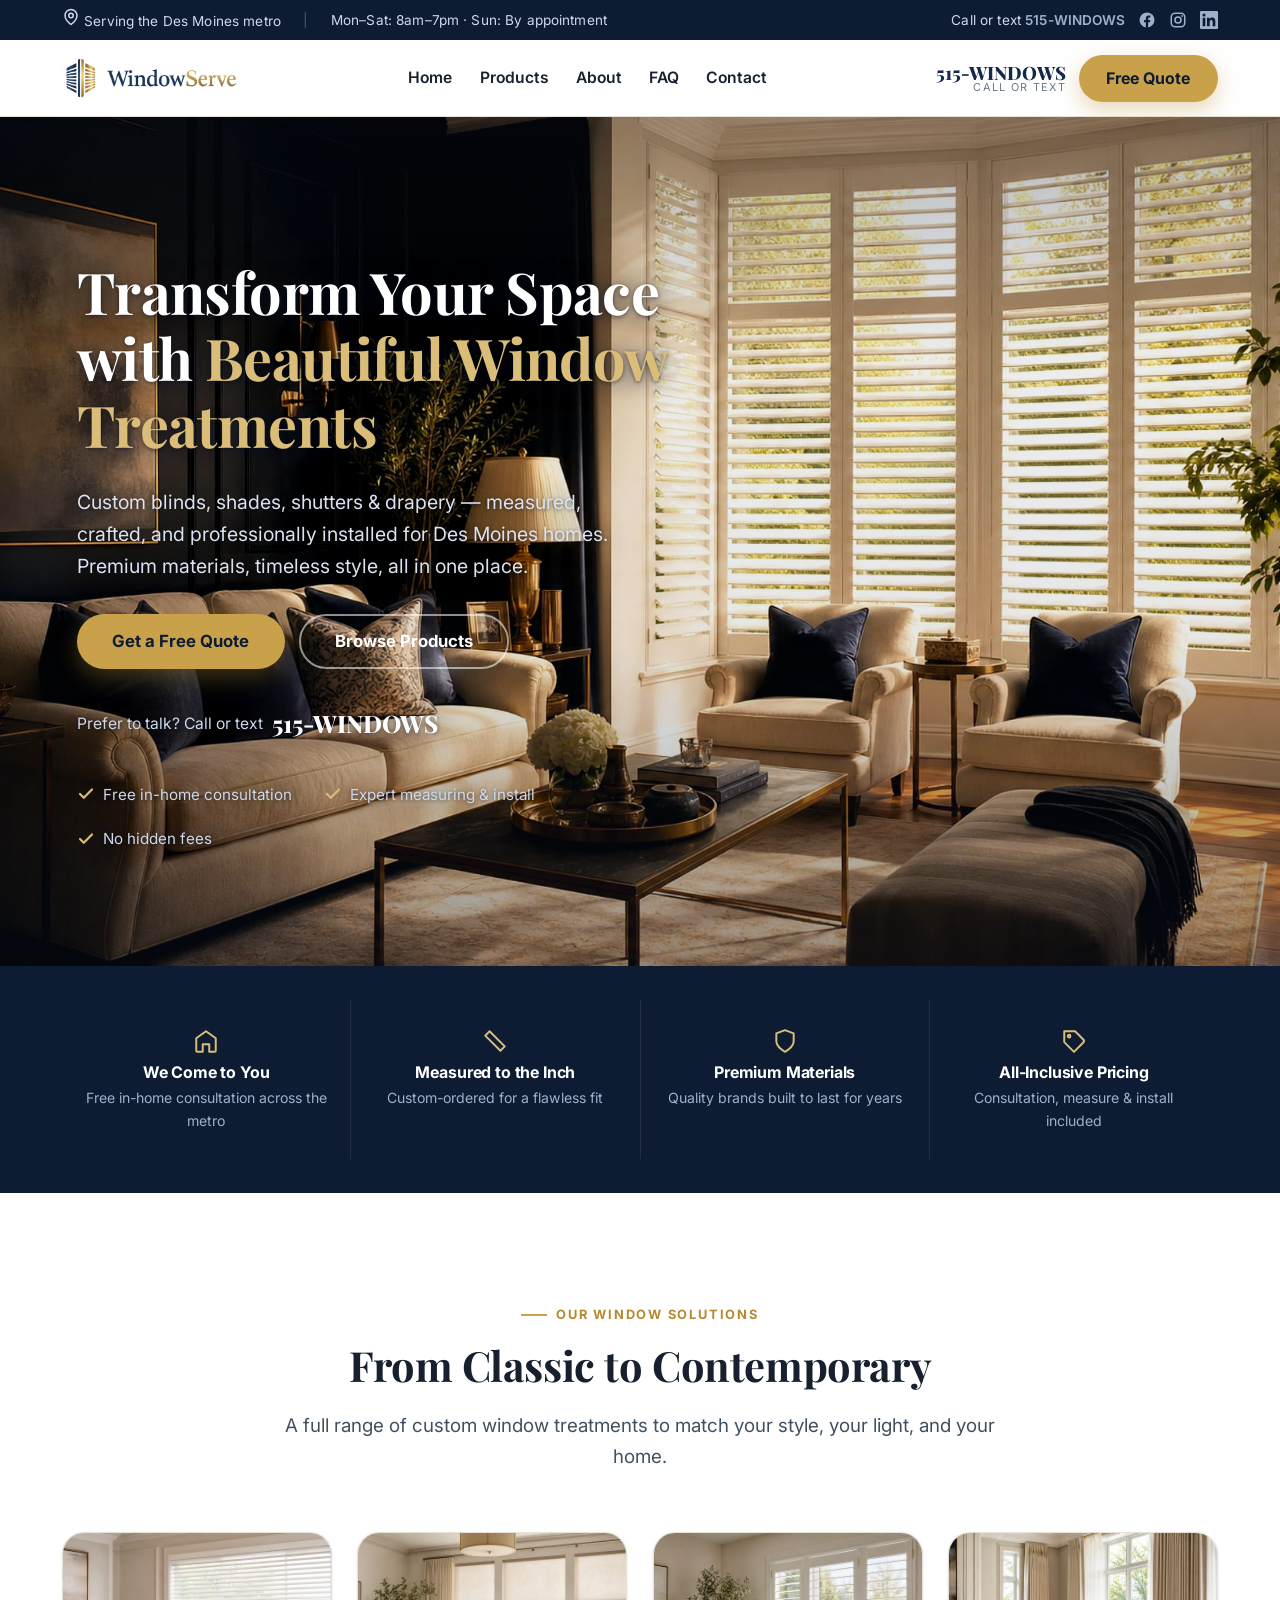
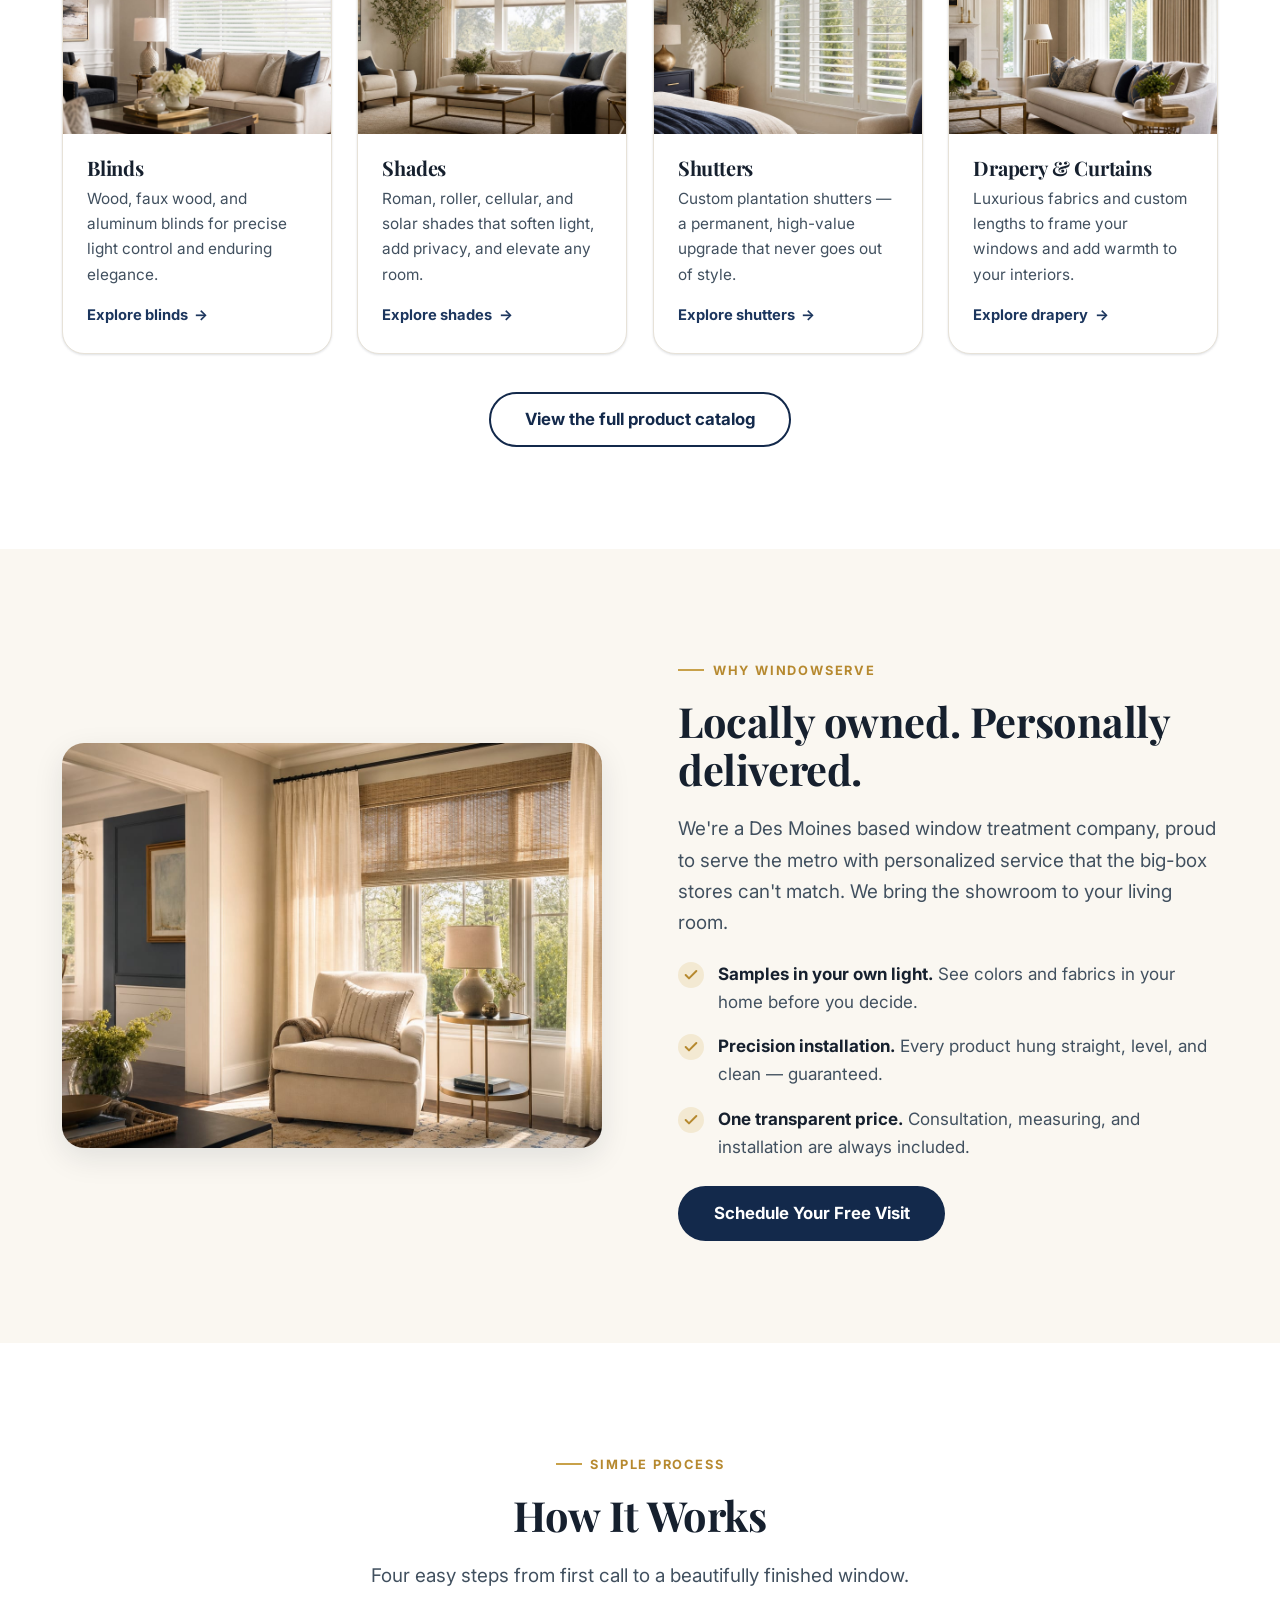
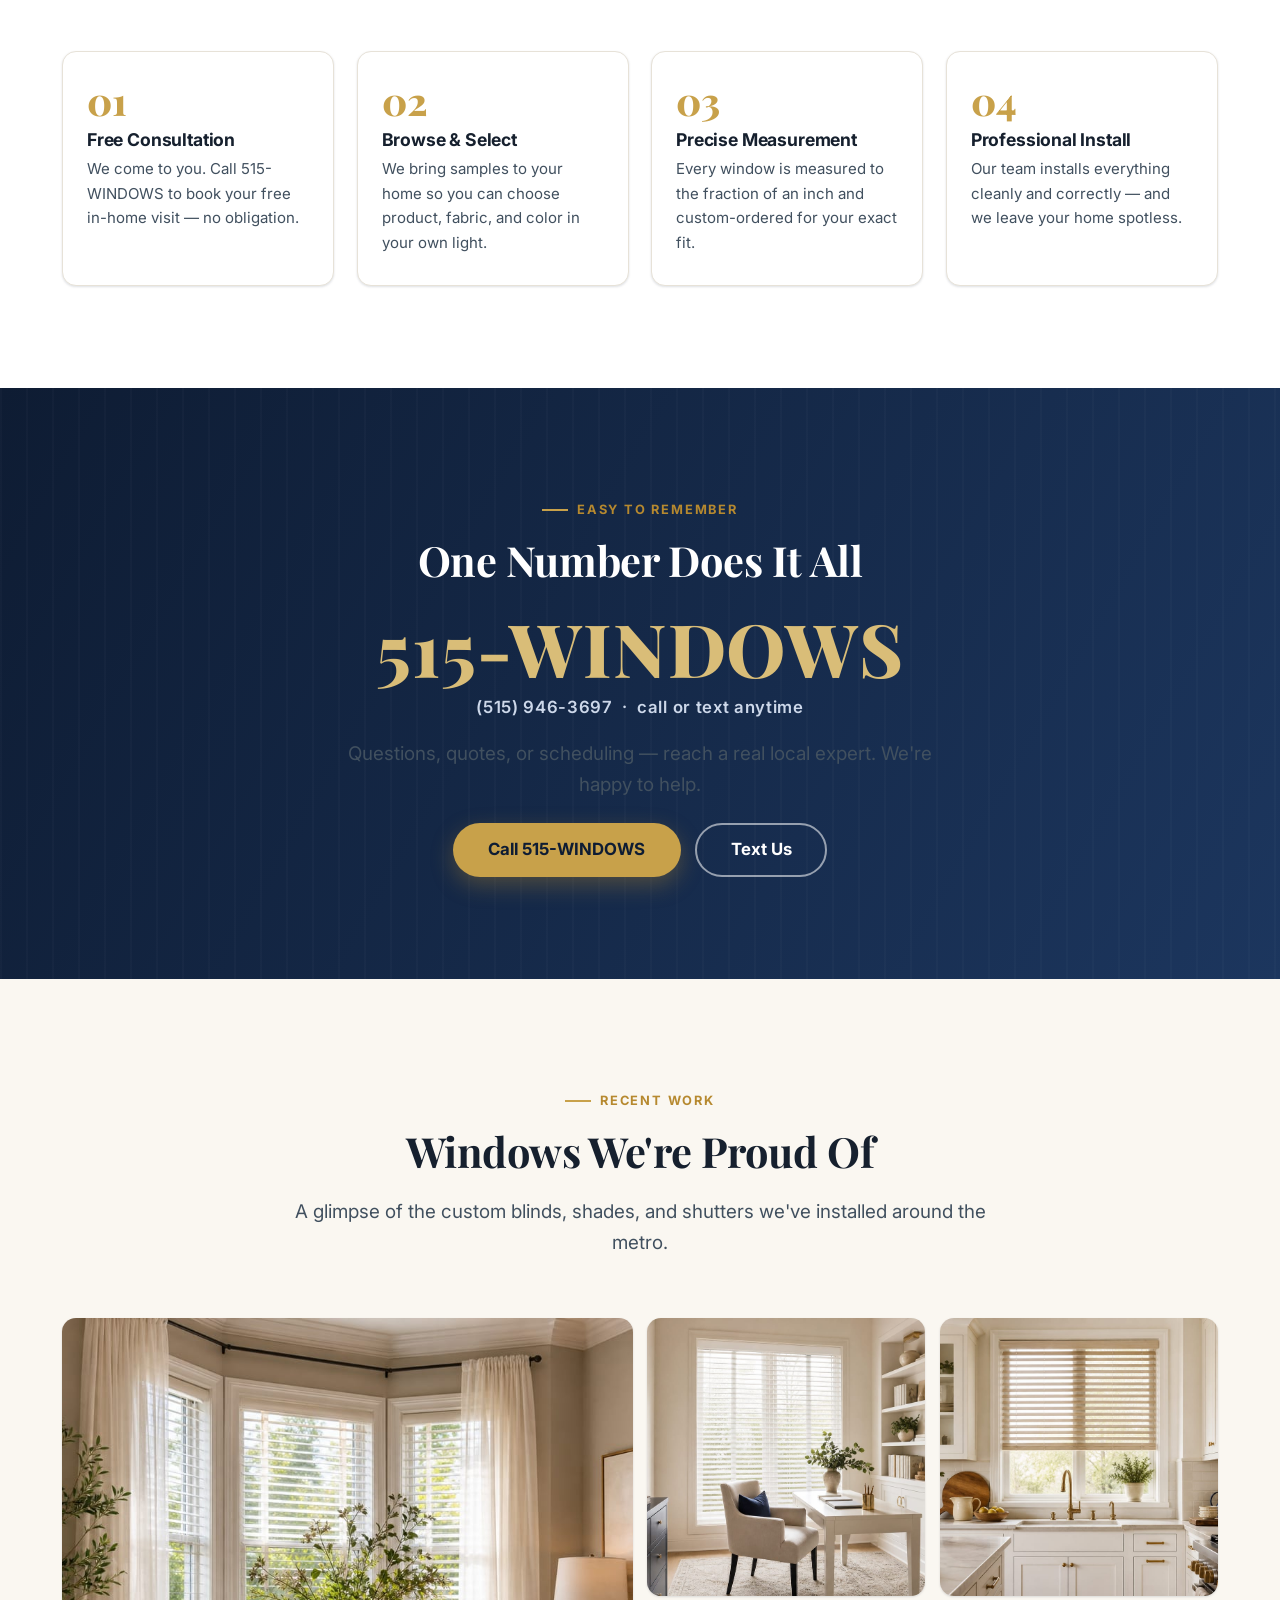
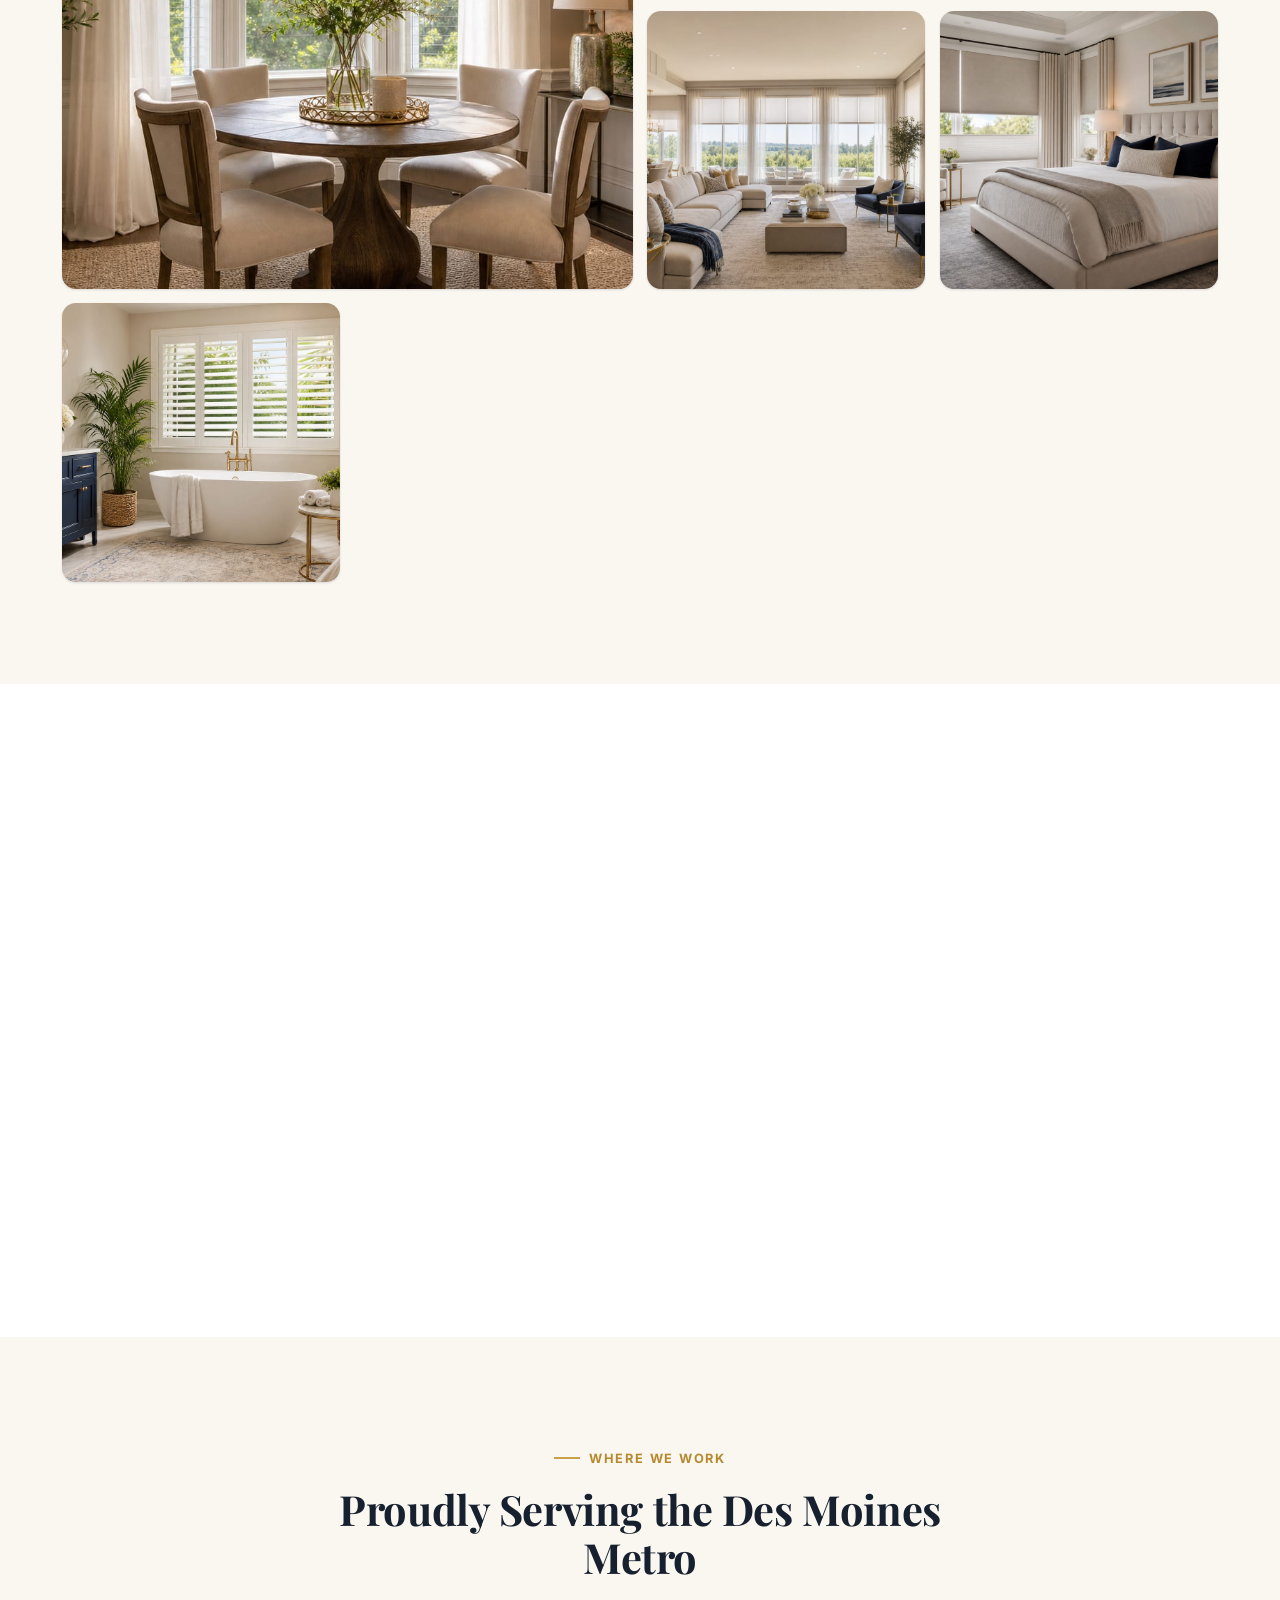
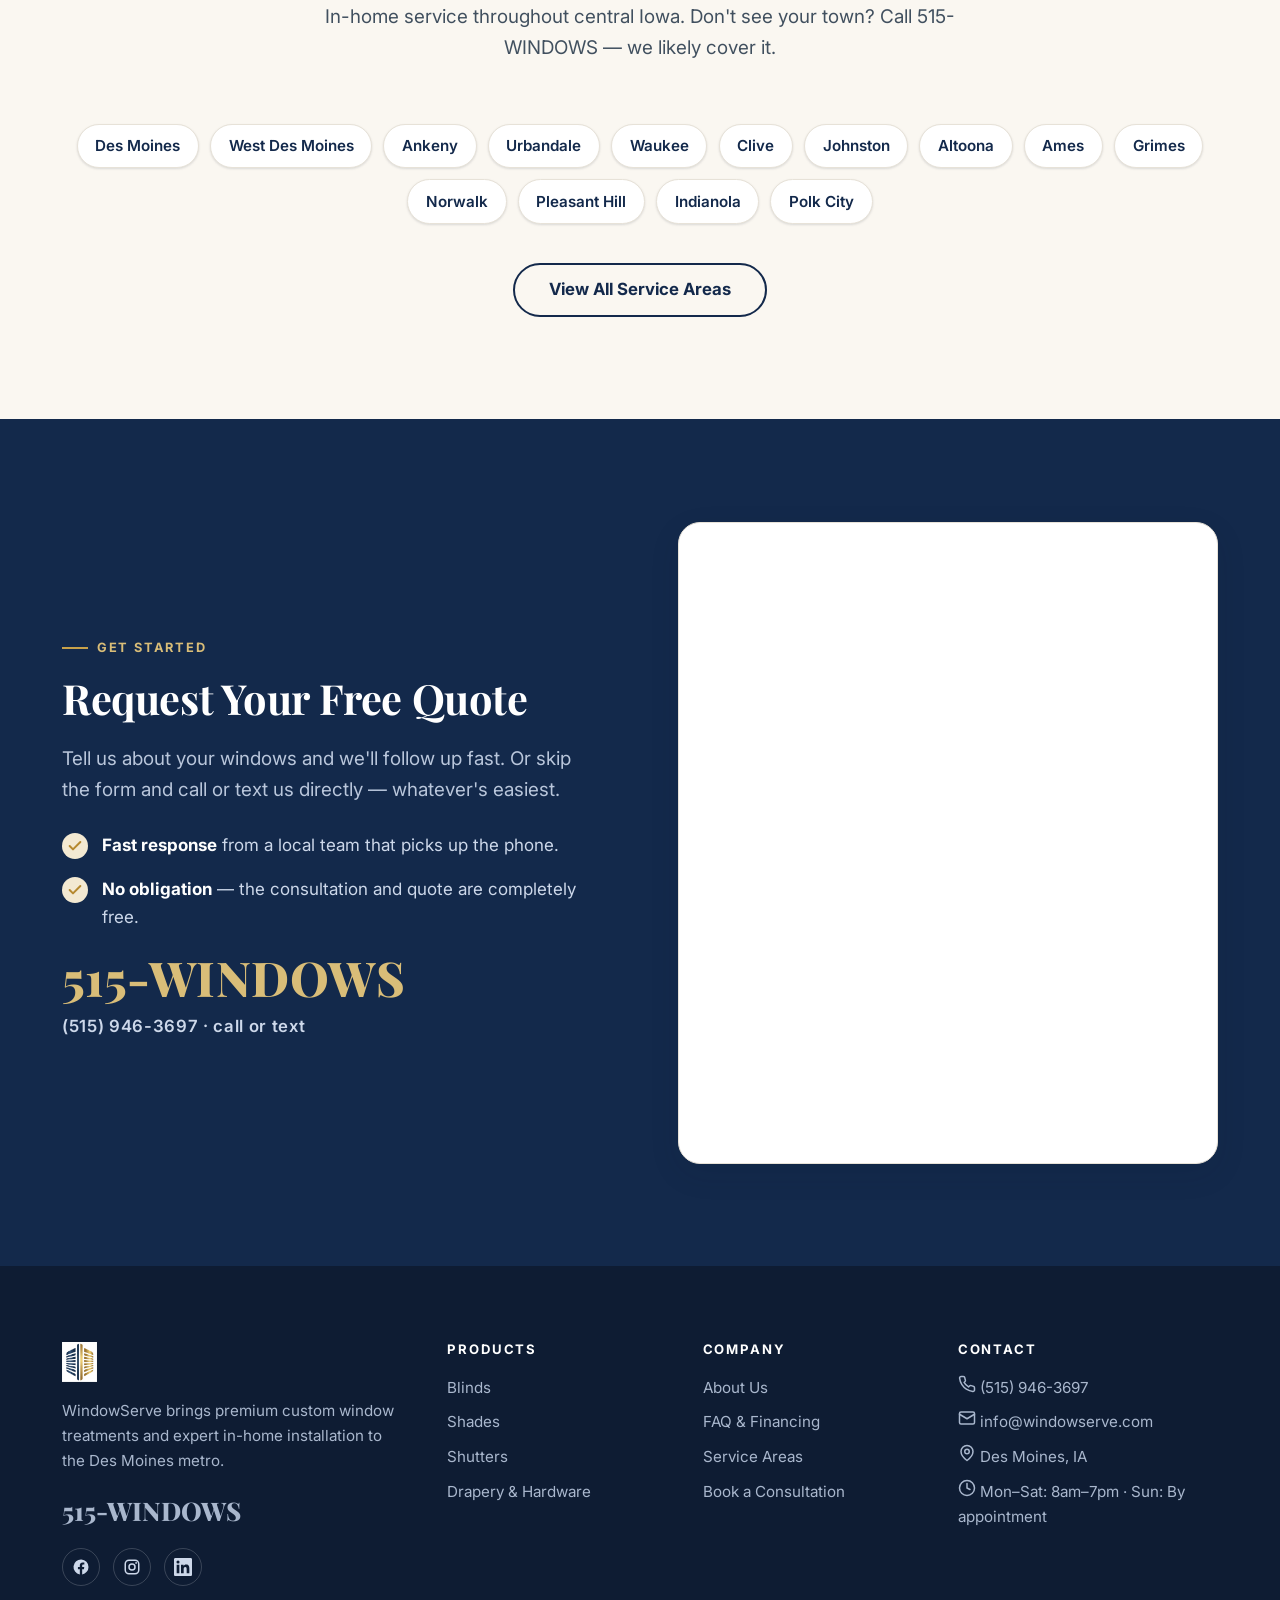
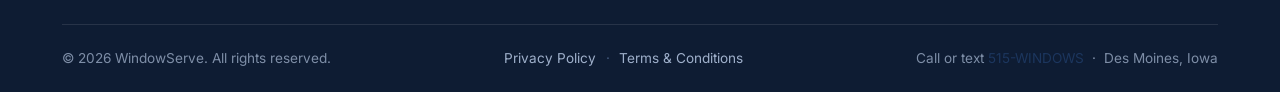
<file: index.html>
<!DOCTYPE html>
<html lang="en">
<head>
  <meta charset="UTF-8" />
  <meta name="viewport" content="width=device-width, initial-scale=1.0" />

  <!-- Google tag (gtag.js) -->
  <script async src="https://www.googletagmanager.com/gtag/js?id=G-3D4KL3PF6Y"></script>
  <script>
    window.dataLayer = window.dataLayer || [];
    function gtag(){dataLayer.push(arguments);}
    gtag('js', new Date());
    gtag('config', 'G-3D4KL3PF6Y');
  </script>
  <title>Window Blinds, Shades &amp; Shutters in Des Moines | WindowServe — 515-WINDOWS</title>
  <meta name="description" content="Custom blinds, shades, shutters & drapery in the Des Moines metro. Free in-home consultation, expert installation, all-inclusive per-window pricing. Call or text 515-WINDOWS." />
  <meta name="theme-color" content="#0e1c33" />
  <link rel="canonical" href="https://www.windowserve.com/" />

  <!-- Open Graph / social -->
  <meta property="og:type" content="website" />
  <meta property="og:title" content="WindowServe — Custom Blinds, Shades & Shutters | Des Moines" />
  <meta property="og:description" content="Premium custom window treatments with free in-home consultation and expert installation. Call or text 515-WINDOWS." />
  <meta property="og:image" content="assets/images/hero.jpg" />
  <meta property="og:url" content="https://www.windowserve.com/" />
  <meta name="twitter:card" content="summary_large_image" />

  <link rel="icon" type="image/png" href="assets/brand/favicon.png" />
  <link rel="preconnect" href="https://fonts.googleapis.com" />
  <link rel="preconnect" href="https://fonts.gstatic.com" crossorigin />
  <link href="https://fonts.googleapis.com/css2?family=Inter:wght@400;500;600;700&family=Playfair+Display:wght@600;700;800&display=swap" rel="stylesheet" />
  <link rel="stylesheet" href="assets/css/styles.css?v=20260619j" />
</head>
<body data-page="home">
  <a class="hide" href="#main">Skip to content</a>
  <div id="site-header"></div>

  <main id="main">
    <!-- HERO -->
    <section class="hero">
      <div class="hero__bg" data-hero-slides>
        <img class="hero__slide is-active" src="assets/images/hero-var-1.jpg" alt="Living room with custom white plantation shutters" fetchpriority="high" />
        <img class="hero__slide hero__slide--desk" src="assets/images/hero-var-2.jpg" alt="Bright living room with sheer drapery and roller shades" loading="lazy" />
        <img class="hero__slide hero__slide--desk" src="assets/images/hero-var-3.jpg" alt="Living room at golden hour with layered window shades" loading="lazy" />
      </div>
      <div class="container hero__inner">
        <div class="hero__content">
          <h1>Transform Your Space with <span class="accent">Beautiful Window Treatments</span></h1>
          <p class="hero__sub">Custom blinds, shades, shutters &amp; drapery — measured, crafted, and professionally installed for Des Moines homes. Premium materials, timeless style, all in one place.</p>
        <div class="hero__cta">
          <a class="btn btn--gold btn--lg" href="contact.html"><span class="btn__full">Get a Free Quote</span><span class="btn__short">Free Quote</span></a>
          <a class="btn btn--ghost btn--lg" href="products.html"><span class="btn__full">Browse Products</span><span class="btn__short">Products</span></a>
        </div>
          <div class="hero__phonebadge">
            Prefer to talk? Call or text
            <a href="tel:5159463697">515-WINDOWS</a>
          </div>
          <div class="hero__trust">
            <span><svg width="18" height="18" viewBox="0 0 24 24" fill="none" stroke="currentColor" stroke-width="3" stroke-linecap="round" stroke-linejoin="round"><path d="M20 6 9 17l-5-5"/></svg> Free in-home consultation</span>
            <span><svg width="18" height="18" viewBox="0 0 24 24" fill="none" stroke="currentColor" stroke-width="3" stroke-linecap="round" stroke-linejoin="round"><path d="M20 6 9 17l-5-5"/></svg> Expert measuring &amp; install</span>
            <span><svg width="18" height="18" viewBox="0 0 24 24" fill="none" stroke="currentColor" stroke-width="3" stroke-linecap="round" stroke-linejoin="round"><path d="M20 6 9 17l-5-5"/></svg> No hidden fees</span>
          </div>
        </div>
      </div>
    </section>

    <!-- TRUST STRIP -->
    <section class="trustbar">
      <div class="container" style="padding-top:34px;padding-bottom:34px;">
        <div class="trustbar__grid">
          <div class="trustbar__item">
            <div class="icon"><svg width="26" height="26" viewBox="0 0 24 24" fill="none" stroke="currentColor" stroke-width="1.8" stroke-linecap="round" stroke-linejoin="round"><path d="M3 9.5 12 3l9 6.5V21a1 1 0 0 1-1 1h-5v-7H9v7H4a1 1 0 0 1-1-1z"/></svg></div>
            <h3>We Come to You</h3><p>Free in-home consultation across the metro</p>
          </div>
          <div class="trustbar__item">
            <div class="icon"><svg width="26" height="26" viewBox="0 0 24 24" fill="none" stroke="currentColor" stroke-width="1.8" stroke-linecap="round" stroke-linejoin="round"><path d="M3 7 17 21l4-4L7 3z"/></svg></div>
            <h3>Measured to the Inch</h3><p>Custom-ordered for a flawless fit</p>
          </div>
          <div class="trustbar__item">
            <div class="icon"><svg width="26" height="26" viewBox="0 0 24 24" fill="none" stroke="currentColor" stroke-width="1.8" stroke-linecap="round" stroke-linejoin="round"><path d="M12 22s8-4 8-10V5l-8-3-8 3v7c0 6 8 10 8 10z"/></svg></div>
            <h3>Premium Materials</h3><p>Quality brands built to last for years</p>
          </div>
          <div class="trustbar__item">
            <div class="icon"><svg width="26" height="26" viewBox="0 0 24 24" fill="none" stroke="currentColor" stroke-width="1.8" stroke-linecap="round" stroke-linejoin="round"><path d="M20.59 13.41 12 22l-9-9V3h10l7.59 7.59a2 2 0 0 1 0 2.82z"/><circle cx="7.5" cy="7.5" r="1.2"/></svg></div>
            <h3>All-Inclusive Pricing</h3><p>Consultation, measure &amp; install included</p>
          </div>
        </div>
      </div>
    </section>

    <!-- SERVICES -->
    <section class="section" id="services">
      <div class="container">
        <div class="section-head reveal">
          <span class="eyebrow">Our Window Solutions</span>
          <h2>From Classic to Contemporary</h2>
          <p class="lead">A full range of custom window treatments to match your style, your light, and your home.</p>
        </div>
        <div class="grid grid--4">
          <article class="svc-card reveal">
            <div class="svc-card__img"><img src="assets/images/service-blinds.jpg" alt="Custom blinds on a bright window" loading="lazy" /></div>
            <div class="svc-card__body">
              <h3>Blinds</h3>
              <p>Wood, faux wood, and aluminum blinds for precise light control and enduring elegance.</p>
              <a class="svc-card__link" href="products.html#blinds">Explore blinds</a>
            </div>
          </article>
          <article class="svc-card reveal">
            <div class="svc-card__img"><img src="assets/images/service-shades.jpg" alt="Soft fabric window shades" loading="lazy" /></div>
            <div class="svc-card__body">
              <h3>Shades</h3>
              <p>Roman, roller, cellular, and solar shades that soften light, add privacy, and elevate any room.</p>
              <a class="svc-card__link" href="products.html#shades">Explore shades</a>
            </div>
          </article>
          <article class="svc-card reveal">
            <div class="svc-card__img"><img src="assets/images/service-shutters.jpg" alt="White louvered plantation shutters" loading="lazy" /></div>
            <div class="svc-card__body">
              <h3>Shutters</h3>
              <p>Custom plantation shutters — a permanent, high-value upgrade that never goes out of style.</p>
              <a class="svc-card__link" href="products.html#shutters">Explore shutters</a>
            </div>
          </article>
          <article class="svc-card reveal">
            <div class="svc-card__img"><img src="assets/images/service-drapery.jpg" alt="Sheer custom drapery framing a window" loading="lazy" /></div>
            <div class="svc-card__body">
              <h3>Drapery &amp; Curtains</h3>
              <p>Luxurious fabrics and custom lengths to frame your windows and add warmth to your interiors.</p>
              <a class="svc-card__link" href="products.html#drapery">Explore drapery</a>
            </div>
          </article>
        </div>
        <div class="center mt-4 reveal">
          <a class="btn btn--ghost-navy btn--lg" href="products.html">View the full product catalog</a>
        </div>
      </div>
    </section>

    <!-- WHY US -->
    <section class="section section--cream" id="why">
      <div class="container">
        <div class="split">
          <div class="split__media reveal"><img src="assets/images/about.jpg" alt="Warm living room corner with layered drapery and woven shades" loading="lazy" /></div>
          <div class="reveal">
            <span class="eyebrow">Why WindowServe</span>
            <h2>Locally owned. Personally delivered.</h2>
            <p class="lead">We're a Des Moines based window treatment company, proud to serve the metro with personalized service that the big-box stores can't match. We bring the showroom to your living room.</p>
            <ul class="feature-list">
              <li><span class="tick"><svg width="16" height="16" viewBox="0 0 24 24" fill="none" stroke="currentColor" stroke-width="3" stroke-linecap="round" stroke-linejoin="round"><path d="M20 6 9 17l-5-5"/></svg></span><div><b>Samples in your own light.</b> See colors and fabrics in your home before you decide.</div></li>
              <li><span class="tick"><svg width="16" height="16" viewBox="0 0 24 24" fill="none" stroke="currentColor" stroke-width="3" stroke-linecap="round" stroke-linejoin="round"><path d="M20 6 9 17l-5-5"/></svg></span><div><b>Precision installation.</b> Every product hung straight, level, and clean — guaranteed.</div></li>
              <li><span class="tick"><svg width="16" height="16" viewBox="0 0 24 24" fill="none" stroke="currentColor" stroke-width="3" stroke-linecap="round" stroke-linejoin="round"><path d="M20 6 9 17l-5-5"/></svg></span><div><b>One transparent price.</b> Consultation, measuring, and installation are always included.</div></li>
            </ul>
            <div class="mt-3"><a class="btn btn--navy btn--lg" href="contact.html">Schedule Your Free Visit</a></div>
          </div>
        </div>
      </div>
    </section>

    <!-- TEAM TEASER (configurable: toggle in assets/js/config.js -> team.show) -->
    <section class="section section--navy" data-team-teaser></section>

    <!-- PROCESS -->
    <section class="section" id="process">
      <div class="container">
        <div class="section-head reveal">
          <span class="eyebrow">Simple Process</span>
          <h2>How It Works</h2>
          <p class="lead">Four easy steps from first call to a beautifully finished window.</p>
        </div>
        <div class="steps">
          <div class="step reveal"><div class="step__num">01</div><h3>Free Consultation</h3><p>We come to you. Call 515-WINDOWS to book your free in-home visit — no obligation.</p></div>
          <div class="step reveal"><div class="step__num">02</div><h3>Browse &amp; Select</h3><p>We bring samples to your home so you can choose product, fabric, and color in your own light.</p></div>
          <div class="step reveal"><div class="step__num">03</div><h3>Precise Measurement</h3><p>Every window is measured to the fraction of an inch and custom-ordered for your exact fit.</p></div>
          <div class="step reveal"><div class="step__num">04</div><h3>Professional Install</h3><p>Our team installs everything cleanly and correctly — and we leave your home spotless.</p></div>
        </div>
      </div>
    </section>

    <!-- 515-WINDOWS SPOTLIGHT -->
    <section class="section phone-band">
      <div class="container phone-band__inner">
        <span class="eyebrow" style="justify-content:center;">Easy to Remember</span>
        <h2>One Number Does It All</h2>
        <div class="phone-vanity-xl">
          <a href="tel:5159463697">515-WINDOWS</a>
          <span class="digits">(515) 946-3697 &nbsp;·&nbsp; call or text anytime</span>
        </div>
        <p class="lead" style="max-width:620px;margin:0 auto;">Questions, quotes, or scheduling — reach a real local expert. We're happy to help.</p>
        <div class="phone-band__actions">
          <a class="btn btn--gold btn--lg" href="tel:5159463697">Call 515-WINDOWS</a>
          <a class="btn btn--ghost btn--lg" href="sms:5159463697">Text Us</a>
        </div>
      </div>
    </section>

    <!-- GALLERY -->
    <section class="section section--cream">
      <div class="container">
        <div class="section-head reveal">
          <span class="eyebrow">Recent Work</span>
          <h2>Windows We're Proud Of</h2>
          <p class="lead">A glimpse of the custom blinds, shades, and shutters we've installed around the metro.</p>
        </div>
        <div class="gallery reveal">
          <a href="assets/images/gallery-3.jpg" target="_blank" rel="noopener"><img src="assets/images/gallery-3.jpg" alt="Bay window with wood blinds and sheer drapery" loading="lazy" /></a>
          <a href="assets/images/gallery-2.jpg" target="_blank" rel="noopener"><img src="assets/images/gallery-2.jpg" alt="Faux wood blinds in a bright home office" loading="lazy" /></a>
          <a href="assets/images/gallery-5.jpg" target="_blank" rel="noopener"><img src="assets/images/gallery-5.jpg" alt="Kitchen window with custom faux wood blinds" loading="lazy" /></a>
          <a href="assets/images/gallery-1.jpg" target="_blank" rel="noopener"><img src="assets/images/gallery-1.jpg" alt="Bright living room with roller shades and sheer drapery" loading="lazy" /></a>
          <a href="assets/images/gallery-4.jpg" target="_blank" rel="noopener"><img src="assets/images/gallery-4.jpg" alt="Modern bedroom with roller and cellular shades" loading="lazy" /></a>
          <a href="assets/images/gallery-6.jpg" target="_blank" rel="noopener"><img src="assets/images/gallery-6.jpg" alt="Bathroom with white plantation shutters" loading="lazy" /></a>
        </div>
      </div>
    </section>

    <!-- REVIEWS -->
    <section class="section">
      <div class="container">
        <div class="section-head reveal">
          <span class="eyebrow">What Neighbors Say</span>
          <h2>Trusted Across the Des Moines Metro</h2>
        </div>
        <div class="grid grid--3">
          <div class="review-card reveal">
            <div class="stars">★★★★★</div>
            <p>"From the free consultation to install, the whole team was professional and on time. Our new plantation shutters look incredible."</p>
            <div class="review-card__name">Sarah M.<span>West Des Moines, IA</span></div>
          </div>
          <div class="review-card reveal">
            <div class="stars">★★★★★</div>
            <p>"Loved being able to see samples in our own light. The motorized shades are a game-changer and the pricing was exactly as quoted."</p>
            <div class="review-card__name">Daniel R.<span>Ankeny, IA</span></div>
          </div>
          <div class="review-card reveal">
            <div class="stars">★★★★★</div>
            <p>"Texted 515-WINDOWS on a whim and had a consultation that week. Clean installation, no mess, beautiful blinds throughout the house."</p>
            <div class="review-card__name">Priya K.<span>Urbandale, IA</span></div>
          </div>
        </div>
      </div>
    </section>

    <!-- SERVICE AREAS -->
    <section class="section section--cream" id="areas">
      <div class="container">
        <div class="section-head reveal">
          <span class="eyebrow">Where We Work</span>
          <h2>Proudly Serving the Des Moines Metro</h2>
          <p class="lead">In-home service throughout central Iowa. Don't see your town? Call 515-WINDOWS — we likely cover it.</p>
        </div>
        <div class="areas reveal">
          <a class="area-chip" href="service-areas.html#des-moines">Des Moines</a>
          <a class="area-chip" href="service-areas.html#west-des-moines">West Des Moines</a>
          <a class="area-chip" href="service-areas.html#ankeny">Ankeny</a>
          <a class="area-chip" href="service-areas.html#urbandale">Urbandale</a>
          <a class="area-chip" href="service-areas.html#waukee">Waukee</a>
          <a class="area-chip" href="service-areas.html#clive">Clive</a>
          <a class="area-chip" href="service-areas.html#johnston">Johnston</a>
          <a class="area-chip" href="service-areas.html#altoona">Altoona</a>
          <a class="area-chip" href="service-areas.html#ames">Ames</a>
          <a class="area-chip" href="service-areas.html#grimes">Grimes</a>
          <a class="area-chip" href="service-areas.html#norwalk">Norwalk</a>
          <a class="area-chip" href="service-areas.html#pleasant-hill">Pleasant Hill</a>
          <a class="area-chip" href="service-areas.html#indianola">Indianola</a>
          <a class="area-chip" href="service-areas.html#polk-city">Polk City</a>
        </div>
        <div class="center mt-4 reveal">
          <a class="btn btn--ghost-navy btn--lg" href="service-areas.html">View All Service Areas</a>
        </div>
      </div>
    </section>

    <!-- QUOTE CTA + GHL FORM -->
    <section class="section section--navy" id="quote">
      <div class="container">
        <div class="split">
          <div class="reveal">
            <span class="eyebrow">Get Started</span>
            <h2>Request Your Free Quote</h2>
            <p class="lead">Tell us about your windows and we'll follow up fast. Or skip the form and call or text us directly — whatever's easiest.</p>
            <ul class="feature-list" style="margin-top:1.6rem;">
              <li><span class="tick"><svg width="16" height="16" viewBox="0 0 24 24" fill="none" stroke="currentColor" stroke-width="3" stroke-linecap="round" stroke-linejoin="round"><path d="M20 6 9 17l-5-5"/></svg></span><div style="color:#cdd8ea;"><b style="color:#fff;">Fast response</b> from a local team that picks up the phone.</div></li>
              <li><span class="tick"><svg width="16" height="16" viewBox="0 0 24 24" fill="none" stroke="currentColor" stroke-width="3" stroke-linecap="round" stroke-linejoin="round"><path d="M20 6 9 17l-5-5"/></svg></span><div style="color:#cdd8ea;"><b style="color:#fff;">No obligation</b> — the consultation and quote are completely free.</div></li>
            </ul>
            <div class="phone-vanity-xl" style="margin-top:1.4rem;">
              <a href="tel:5159463697" style="font-size:clamp(2rem,5vw,3rem);">515-WINDOWS</a>
              <span class="digits">(515) 946-3697 · call or text</span>
            </div>
          </div>
          <div class="reveal">
            <div class="embed-card" data-ghl="form">
              <!-- Fallback shown until a GoHighLevel form ID is added in assets/js/config.js -->
              <div class="embed-fallback">
                <h3>Tell us about your project</h3>
                <p>Our quick quote form connects here once your GoHighLevel form is linked. In the meantime, reaching us directly is fastest:</p>
                <a class="btn btn--gold btn--lg btn--block" href="tel:5159463697">Call 515-WINDOWS</a>
                <a class="btn btn--ghost-navy btn--block mt-2" href="sms:5159463697" style="color:var(--navy-800);">Text Us a Photo of Your Windows</a>
                <p class="embed-note">Or email info@windowserve.com</p>
              </div>
            </div>
          </div>
        </div>
      </div>
    </section>
  </main>

  <div id="site-footer"></div>

  <!-- LocalBusiness structured data -->
  <script type="application/ld+json">
  {
    "@context": "https://schema.org",
    "@type": "HomeAndConstructionBusiness",
    "name": "WindowServe",
    "image": "https://www.windowserve.com/assets/images/hero.jpg",
    "telephone": "+1-515-946-3697",
    "email": "info@WindowServe.com",
    "url": "https://www.windowserve.com/",
    "priceRange": "$$",
    "description": "Custom blinds, shades, shutters, and drapery with free in-home consultation and professional installation in the Des Moines, Iowa metro.",
    "address": { "@type": "PostalAddress", "addressLocality": "Des Moines", "addressRegion": "IA", "addressCountry": "US" },
    "areaServed": [
      "Des Moines","West Des Moines","Ankeny","Urbandale","Waukee","Clive","Johnston","Altoona","Ames","Grimes","Norwalk","Pleasant Hill","Indianola","Polk City"
    ],
    "sameAs": [
      "https://www.facebook.com/windowserve/",
      "https://www.instagram.com/windowserve/",
      "https://www.linkedin.com/company/windowserve"
    ]
  }
  </script>

  <script src="assets/js/config.js?v=20260619j"></script>
  <script src="assets/js/main.js?v=20260619j"></script>
</body>
</html>
</file>
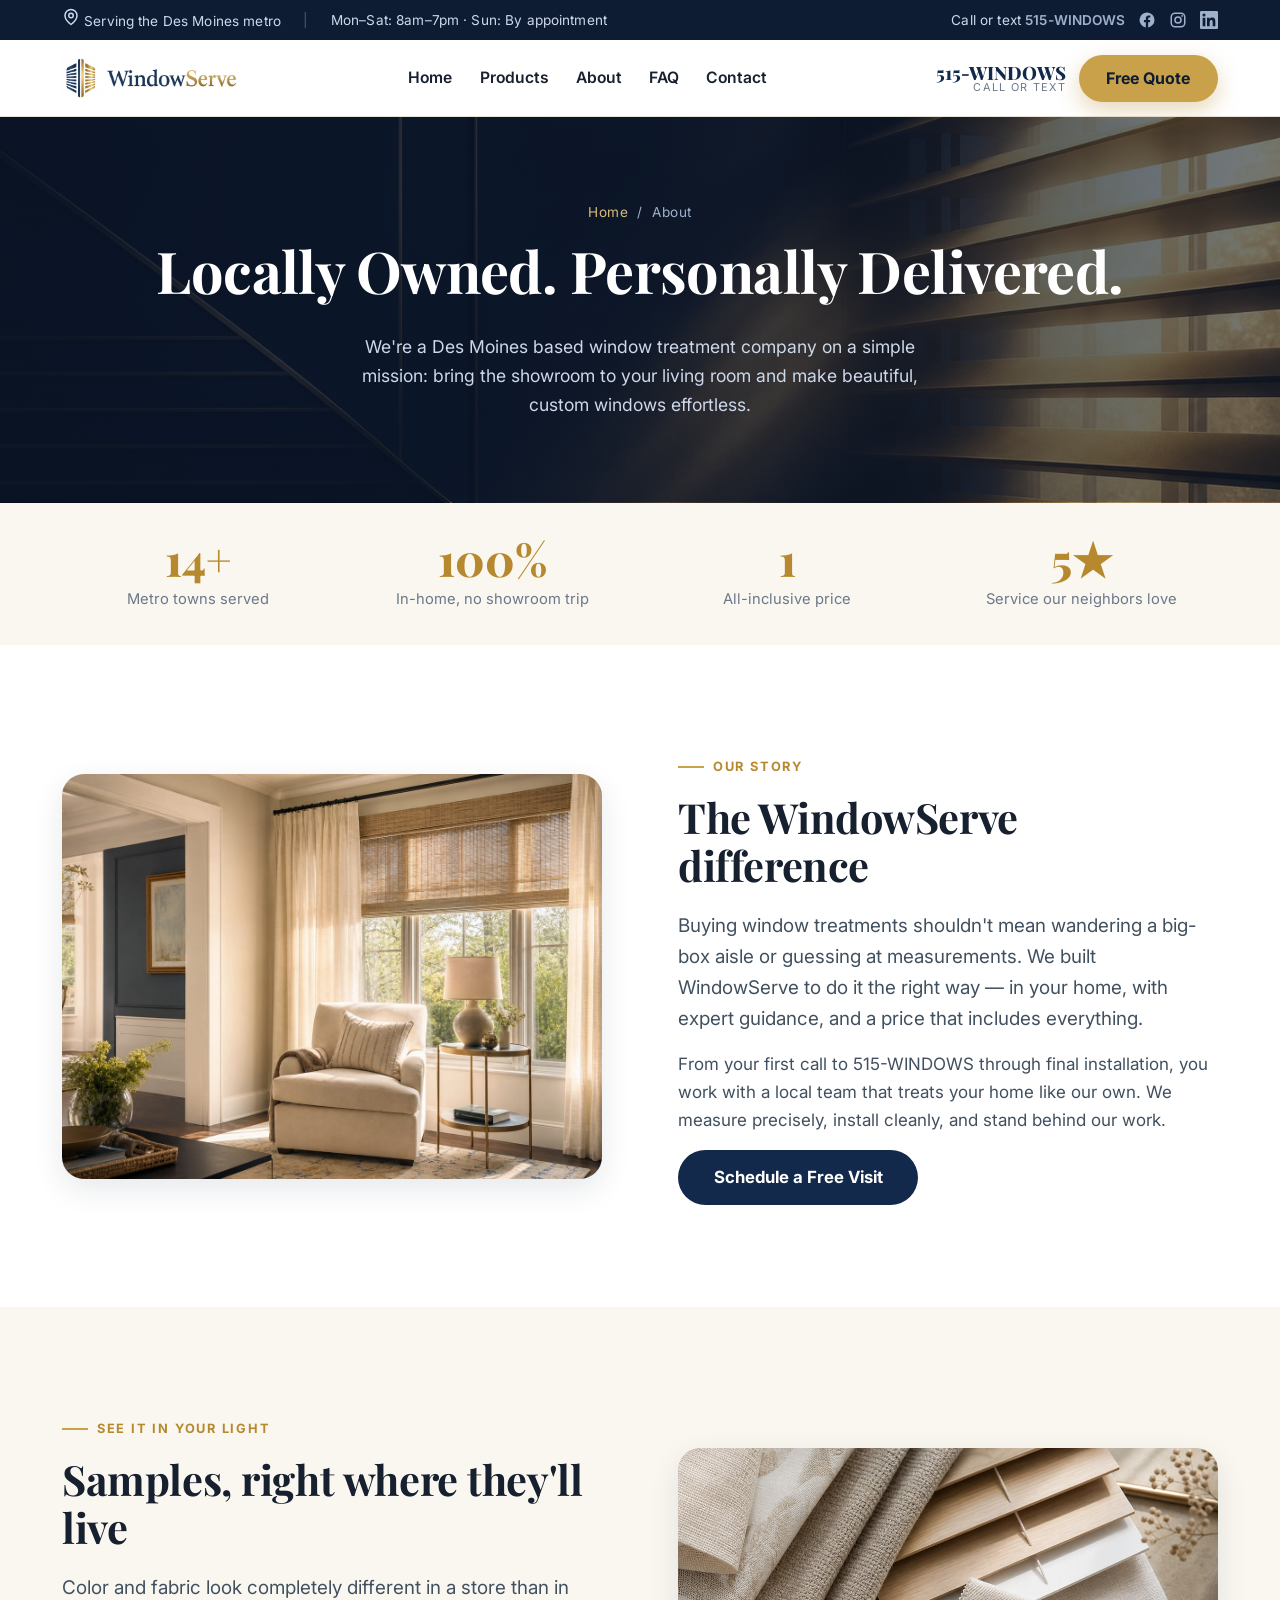
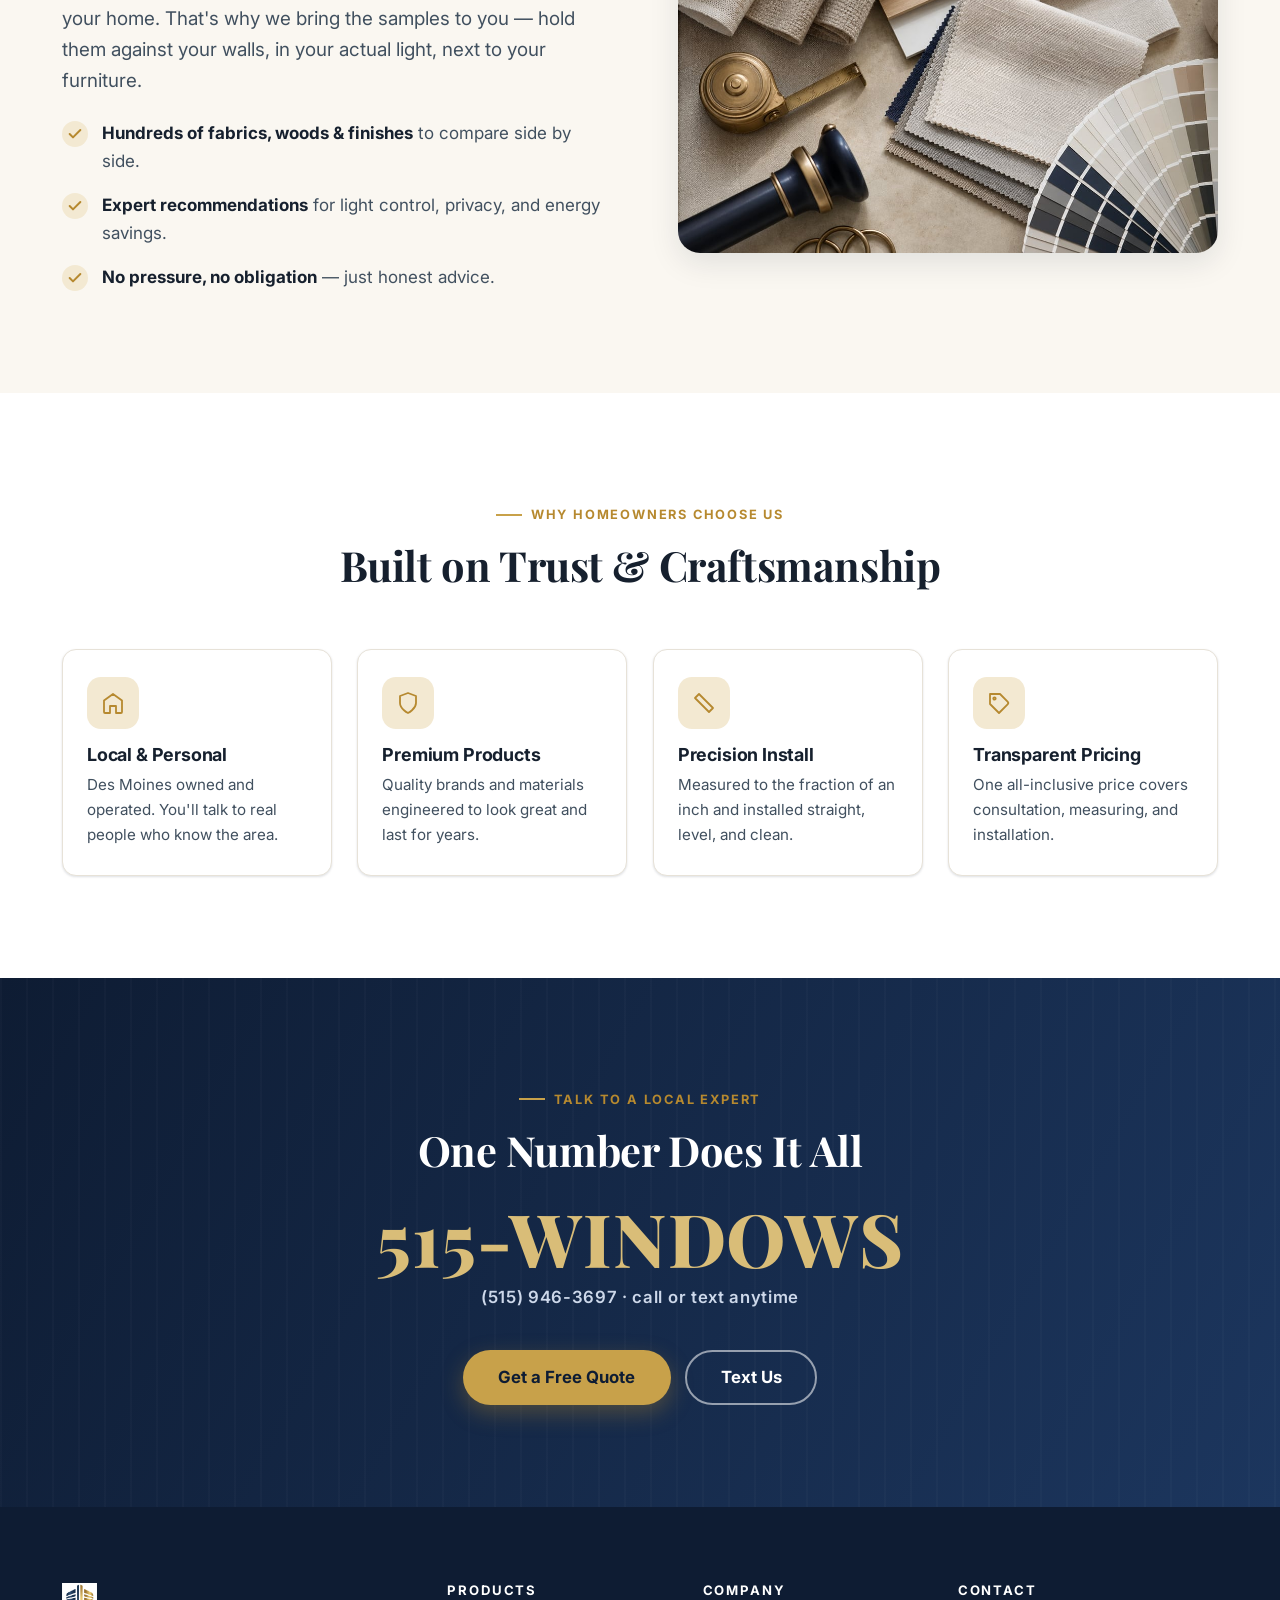
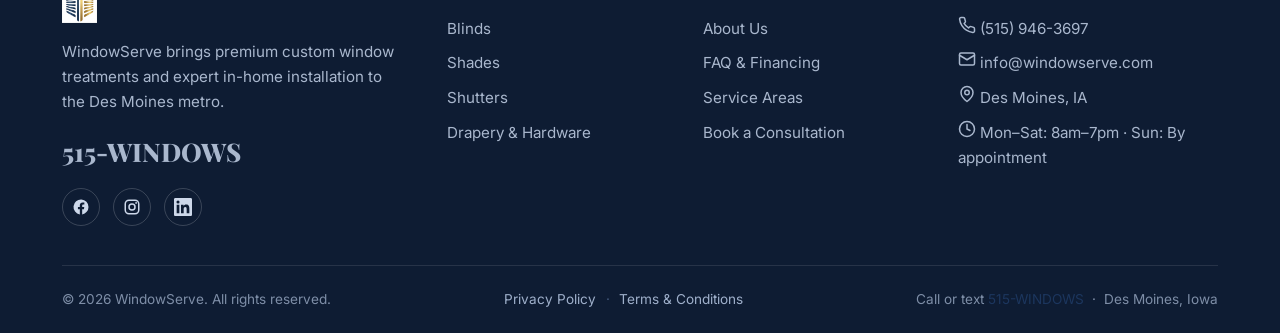
<file: about.html>
<!DOCTYPE html>
<html lang="en">
<head>
  <meta charset="UTF-8" />
  <meta name="viewport" content="width=device-width, initial-scale=1.0" />

  <!-- Google tag (gtag.js) -->
  <script async src="https://www.googletagmanager.com/gtag/js?id=G-3D4KL3PF6Y"></script>
  <script>
    window.dataLayer = window.dataLayer || [];
    function gtag(){dataLayer.push(arguments);}
    gtag('js', new Date());
    gtag('config', 'G-3D4KL3PF6Y');
  </script>
  <title>About WindowServe | Locally Owned Window Treatments in Des Moines</title>
  <meta name="description" content="WindowServe is a locally owned Des Moines window treatment company. We bring the showroom to your living room with premium blinds, shades, shutters & drapery, expert installation, and one transparent price. Call or text 515-WINDOWS." />
  <meta name="theme-color" content="#0e1c33" />
  <link rel="canonical" href="https://www.windowserve.com/about.html" />

  <meta property="og:type" content="website" />
  <meta property="og:title" content="About WindowServe — Locally Owned, Personally Delivered" />
  <meta property="og:description" content="The showroom comes to you. Premium window treatments and expert installation across the Des Moines metro." />
  <meta property="og:image" content="assets/images/samples.jpg" />
  <meta property="og:url" content="https://www.windowserve.com/about.html" />
  <meta name="twitter:card" content="summary_large_image" />

  <link rel="icon" type="image/png" href="assets/brand/favicon.png" />
  <link rel="preconnect" href="https://fonts.googleapis.com" />
  <link rel="preconnect" href="https://fonts.gstatic.com" crossorigin />
  <link href="https://fonts.googleapis.com/css2?family=Inter:wght@400;500;600;700&family=Playfair+Display:wght@600;700;800&display=swap" rel="stylesheet" />
  <link rel="stylesheet" href="assets/css/styles.css?v=20260619j" />
</head>
<body data-page="about">
  <div id="site-header"></div>

  <main id="main">
    <section class="page-hero page-hero--banner">
      <div class="container">
        <div class="crumbs"><a href="index.html">Home</a> &nbsp;/&nbsp; About</div>
        <h1>Locally Owned. Personally Delivered.</h1>
        <p>We're a Des Moines based window treatment company on a simple mission: bring the showroom to your living room and make beautiful, custom windows effortless.</p>
      </div>
    </section>

    <!-- STATS -->
    <section class="section--cream" style="padding:34px 0;">
      <div class="container">
        <div class="stats">
          <div class="stat"><div class="num">14+</div><div class="lbl">Metro towns served</div></div>
          <div class="stat"><div class="num">100%</div><div class="lbl">In-home, no showroom trip</div></div>
          <div class="stat"><div class="num">1</div><div class="lbl">All-inclusive price</div></div>
          <div class="stat"><div class="num">5★</div><div class="lbl">Service our neighbors love</div></div>
        </div>
      </div>
    </section>

    <!-- STORY -->
    <section class="section">
      <div class="container">
        <div class="split">
          <div class="split__media reveal"><img src="assets/images/about.jpg" alt="Warm living room corner with layered drapery and woven shades" loading="lazy" /></div>
          <div class="reveal">
            <span class="eyebrow">Our Story</span>
            <h2>The WindowServe difference</h2>
            <p class="lead">Buying window treatments shouldn't mean wandering a big-box aisle or guessing at measurements. We built WindowServe to do it the right way — in your home, with expert guidance, and a price that includes everything.</p>
            <p>From your first call to 515-WINDOWS through final installation, you work with a local team that treats your home like our own. We measure precisely, install cleanly, and stand behind our work.</p>
            <div class="mt-2"><a class="btn btn--navy btn--lg" href="contact.html">Schedule a Free Visit</a></div>
          </div>
        </div>
      </div>
    </section>

    <!-- SAMPLES FEATURE -->
    <section class="section section--cream">
      <div class="container">
        <div class="split split--reverse">
          <div class="split__media reveal"><img src="assets/images/samples.jpg" alt="Fabric and wood blind samples with a color fan deck and measuring tape" loading="lazy" /></div>
          <div class="reveal">
            <span class="eyebrow">See It In Your Light</span>
            <h2>Samples, right where they'll live</h2>
            <p class="lead">Color and fabric look completely different in a store than in your home. That's why we bring the samples to you — hold them against your walls, in your actual light, next to your furniture.</p>
            <ul class="feature-list">
              <li><span class="tick"><svg width="16" height="16" viewBox="0 0 24 24" fill="none" stroke="currentColor" stroke-width="3" stroke-linecap="round" stroke-linejoin="round"><path d="M20 6 9 17l-5-5"/></svg></span><div><b>Hundreds of fabrics, woods &amp; finishes</b> to compare side by side.</div></li>
              <li><span class="tick"><svg width="16" height="16" viewBox="0 0 24 24" fill="none" stroke="currentColor" stroke-width="3" stroke-linecap="round" stroke-linejoin="round"><path d="M20 6 9 17l-5-5"/></svg></span><div><b>Expert recommendations</b> for light control, privacy, and energy savings.</div></li>
              <li><span class="tick"><svg width="16" height="16" viewBox="0 0 24 24" fill="none" stroke="currentColor" stroke-width="3" stroke-linecap="round" stroke-linejoin="round"><path d="M20 6 9 17l-5-5"/></svg></span><div><b>No pressure, no obligation</b> — just honest advice.</div></li>
            </ul>
          </div>
        </div>
      </div>
    </section>

    <!-- VALUES -->
    <section class="section">
      <div class="container">
        <div class="section-head reveal">
          <span class="eyebrow">Why Homeowners Choose Us</span>
          <h2>Built on Trust &amp; Craftsmanship</h2>
        </div>
        <div class="grid grid--4">
          <div class="value-card reveal">
            <div class="ic"><svg width="24" height="24" viewBox="0 0 24 24" fill="none" stroke="currentColor" stroke-width="1.8" stroke-linecap="round" stroke-linejoin="round"><path d="M3 9.5 12 3l9 6.5V21a1 1 0 0 1-1 1h-5v-7H9v7H4a1 1 0 0 1-1-1z"/></svg></div>
            <h3>Local &amp; Personal</h3><p>Des Moines owned and operated. You'll talk to real people who know the area.</p>
          </div>
          <div class="value-card reveal">
            <div class="ic"><svg width="24" height="24" viewBox="0 0 24 24" fill="none" stroke="currentColor" stroke-width="1.8" stroke-linecap="round" stroke-linejoin="round"><path d="M12 22s8-4 8-10V5l-8-3-8 3v7c0 6 8 10 8 10z"/></svg></div>
            <h3>Premium Products</h3><p>Quality brands and materials engineered to look great and last for years.</p>
          </div>
          <div class="value-card reveal">
            <div class="ic"><svg width="24" height="24" viewBox="0 0 24 24" fill="none" stroke="currentColor" stroke-width="1.8" stroke-linecap="round" stroke-linejoin="round"><path d="M3 7 17 21l4-4L7 3z"/></svg></div>
            <h3>Precision Install</h3><p>Measured to the fraction of an inch and installed straight, level, and clean.</p>
          </div>
          <div class="value-card reveal">
            <div class="ic"><svg width="24" height="24" viewBox="0 0 24 24" fill="none" stroke="currentColor" stroke-width="1.8" stroke-linecap="round" stroke-linejoin="round"><path d="M20.59 13.41 12 22l-9-9V3h10l7.59 7.59a2 2 0 0 1 0 2.82z"/><circle cx="7.5" cy="7.5" r="1.2"/></svg></div>
            <h3>Transparent Pricing</h3><p>One all-inclusive price covers consultation, measuring, and installation.</p>
          </div>
        </div>
      </div>
    </section>

    <!-- TEAM (configurable: toggle in assets/js/config.js -> team.show) -->
    <section class="section section--cream" id="team" data-team></section>

    <!-- PHONE BAND -->
    <section class="section phone-band">
      <div class="container phone-band__inner">
        <span class="eyebrow" style="justify-content:center;">Talk to a Local Expert</span>
        <h2>One Number Does It All</h2>
        <div class="phone-vanity-xl">
          <a href="tel:5159463697">515-WINDOWS</a>
          <span class="digits">(515) 946-3697 · call or text anytime</span>
        </div>
        <div class="phone-band__actions">
          <a class="btn btn--gold btn--lg" href="contact.html">Get a Free Quote</a>
          <a class="btn btn--ghost btn--lg" href="sms:5159463697">Text Us</a>
        </div>
      </div>
    </section>
  </main>

  <div id="site-footer"></div>

  <script src="assets/js/config.js?v=20260619j"></script>
  <script src="assets/js/main.js?v=20260619j"></script>
</body>
</html>
</file>
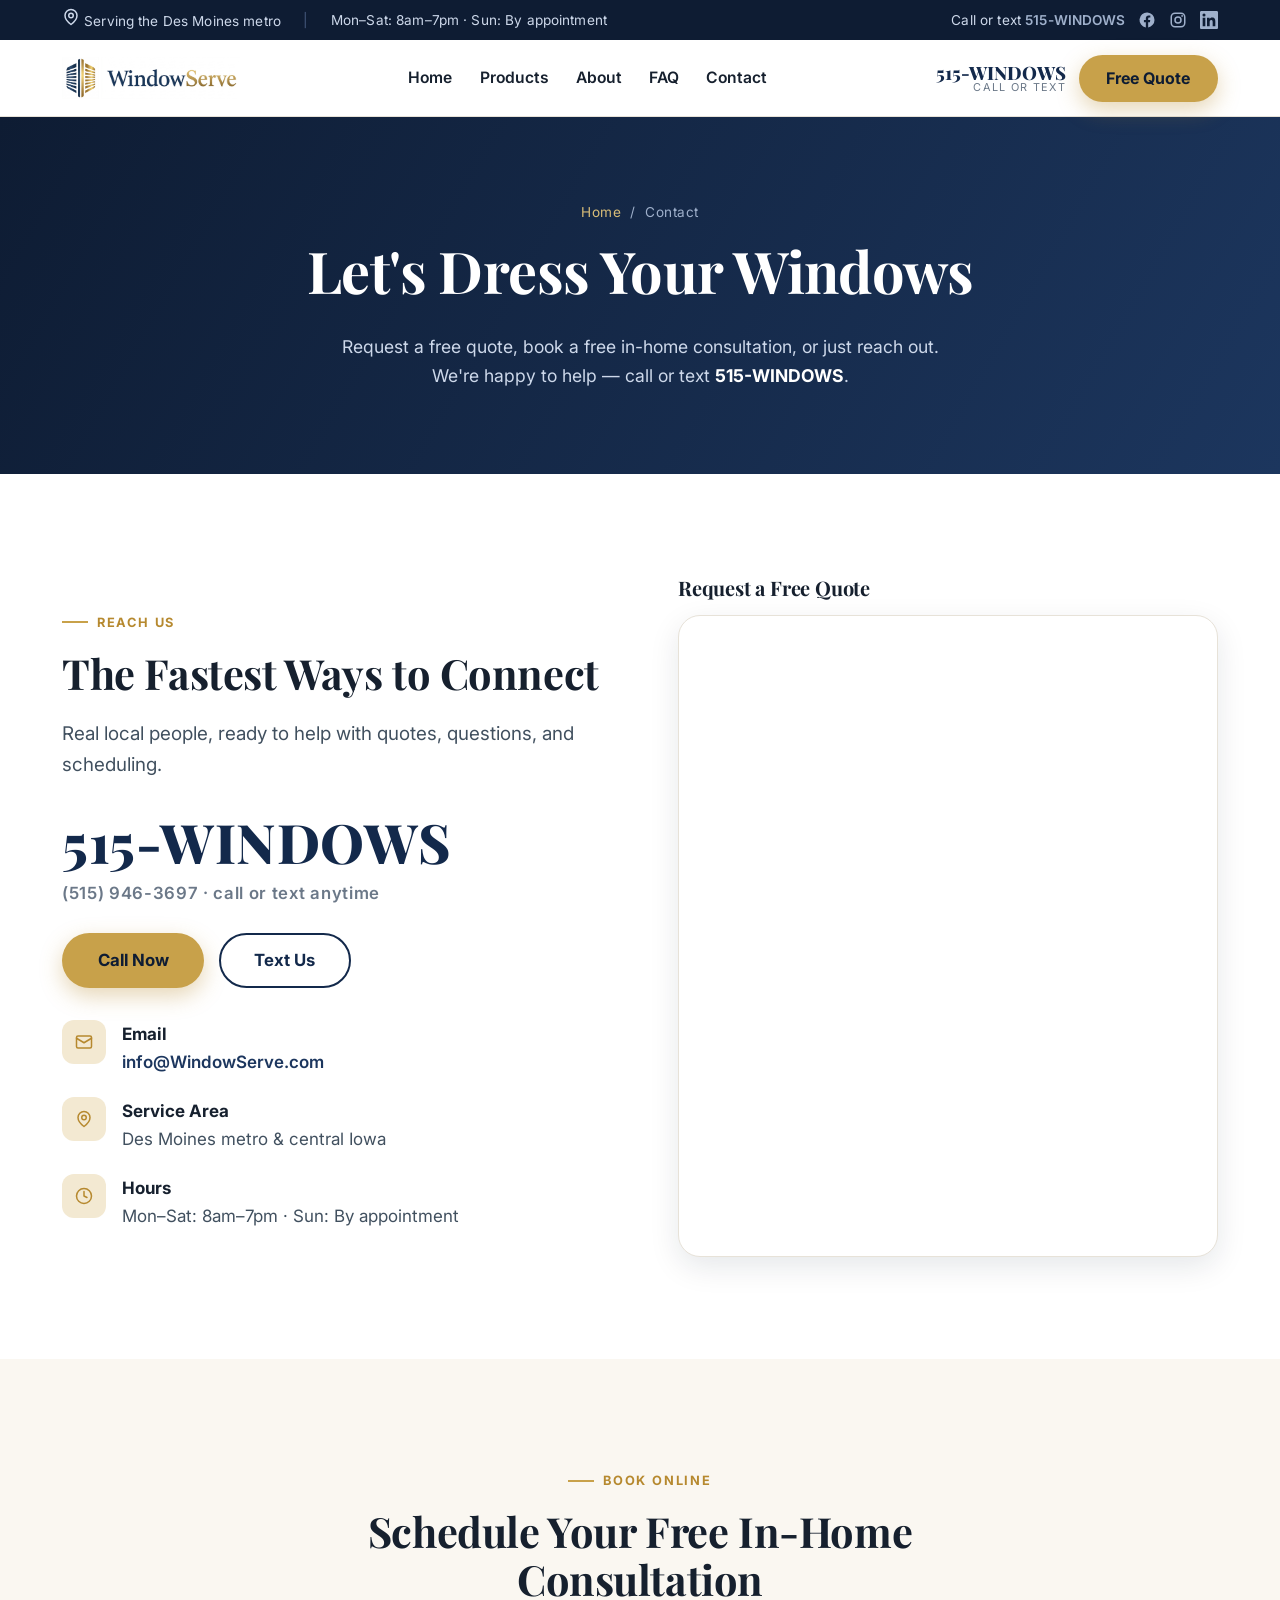
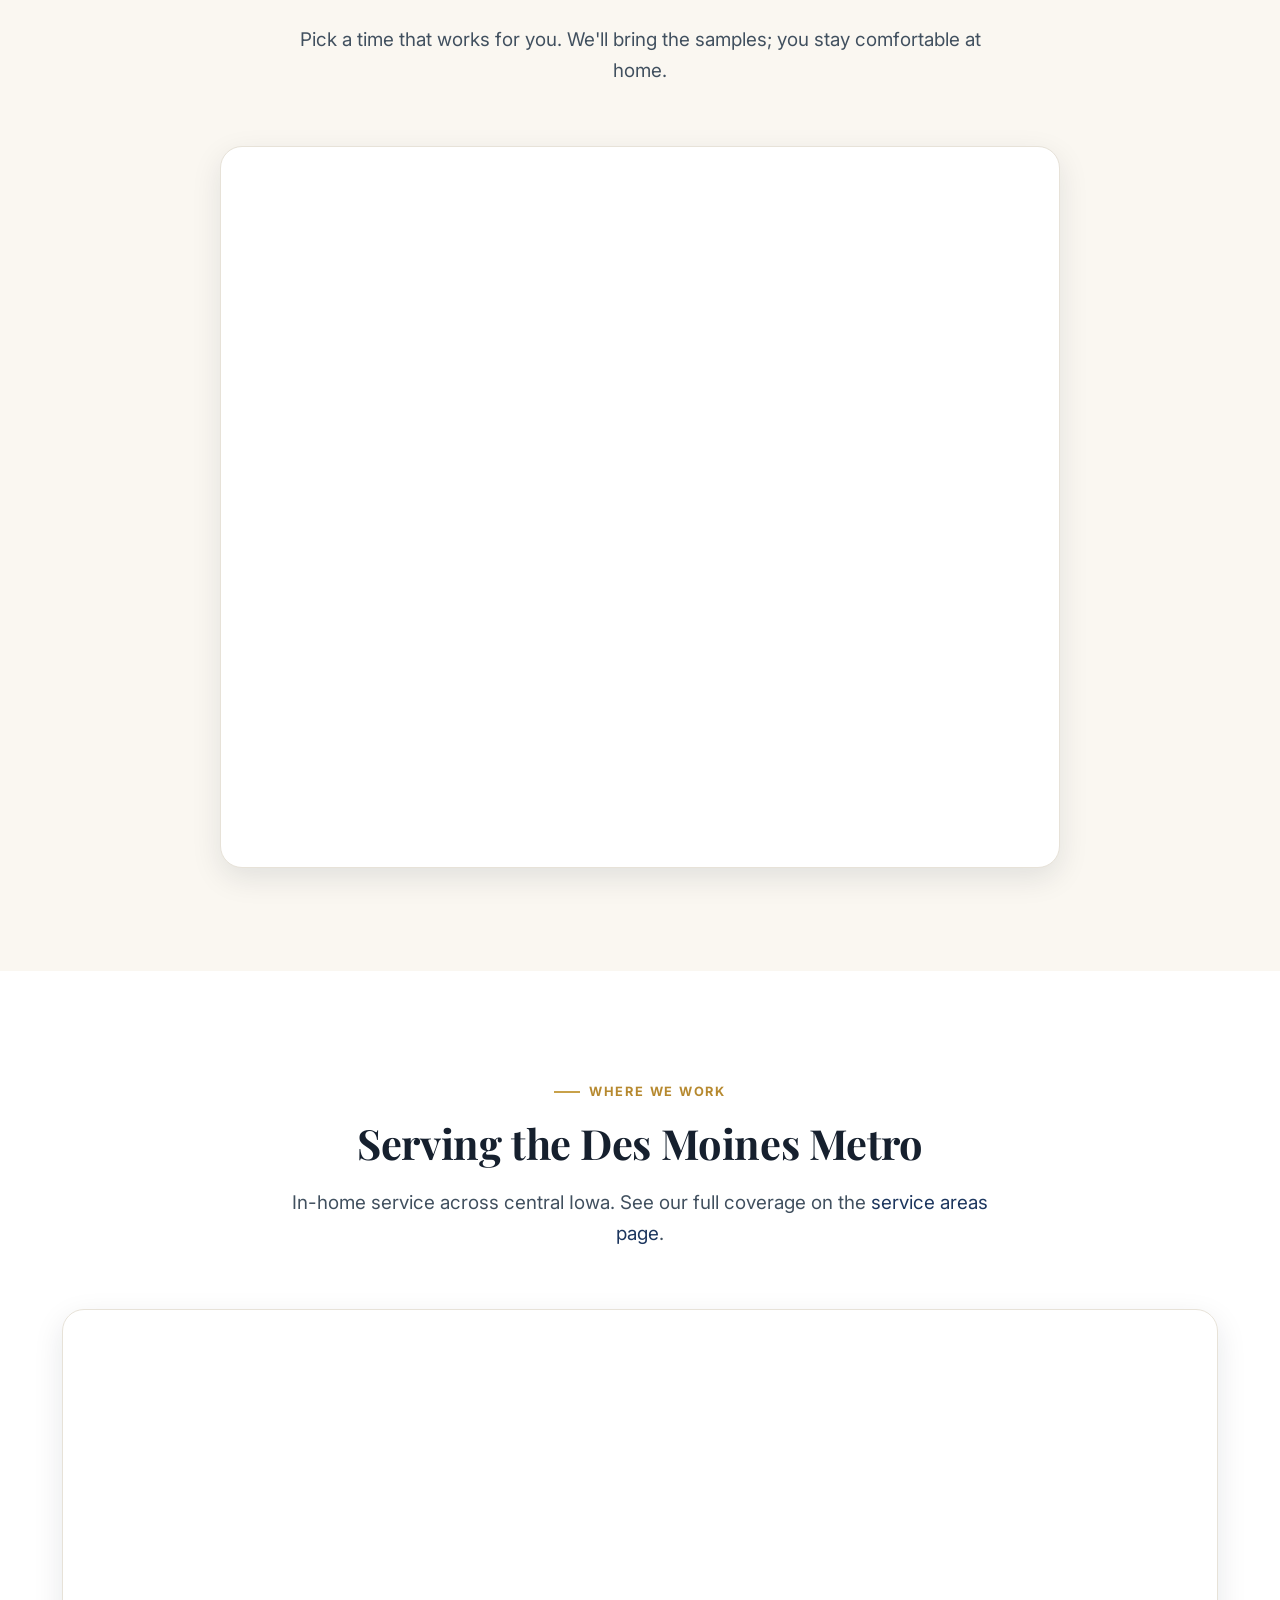
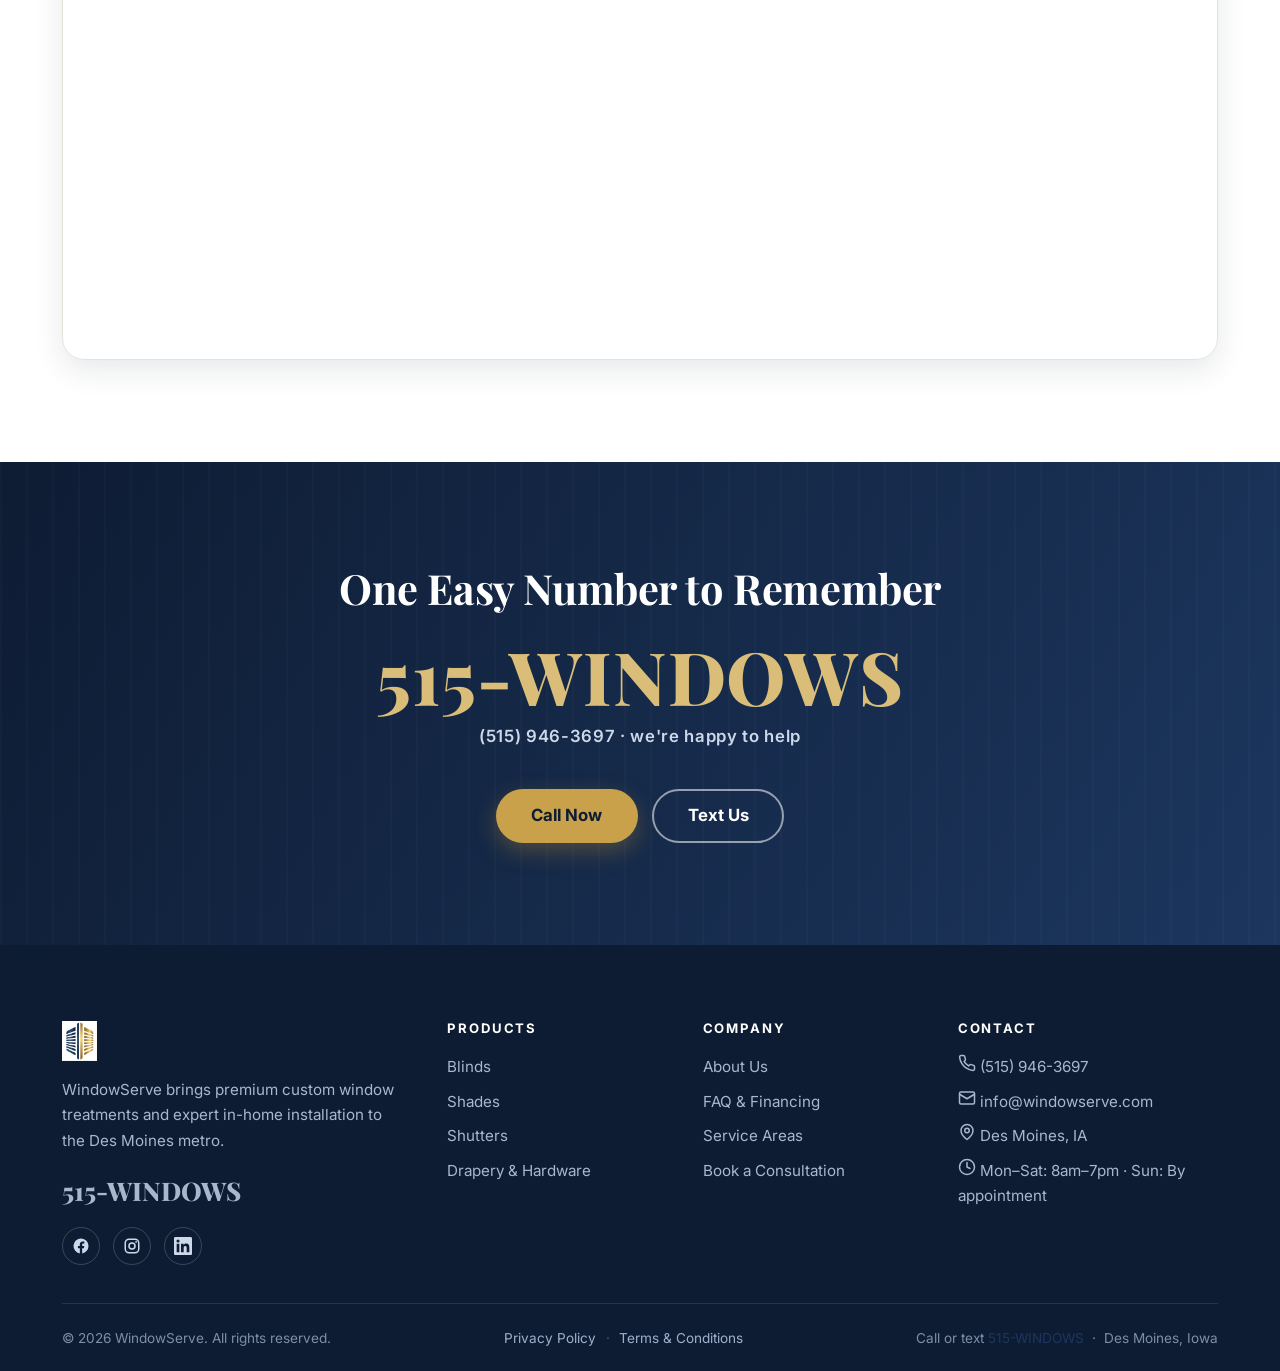
<file: contact.html>
<!DOCTYPE html>
<html lang="en">
<head>
  <meta charset="UTF-8" />
  <meta name="viewport" content="width=device-width, initial-scale=1.0" />

  <!-- Google tag (gtag.js) -->
  <script async src="https://www.googletagmanager.com/gtag/js?id=G-3D4KL3PF6Y"></script>
  <script>
    window.dataLayer = window.dataLayer || [];
    function gtag(){dataLayer.push(arguments);}
    gtag('js', new Date());
    gtag('config', 'G-3D4KL3PF6Y');
  </script>
  <title>Contact &amp; Free Quote | WindowServe — Call or Text 515-WINDOWS</title>
  <meta name="description" content="Request a free quote or book a free in-home consultation with WindowServe in the Des Moines metro. Call or text 515-WINDOWS, email info@WindowServe.com." />
  <meta name="theme-color" content="#0e1c33" />
  <link rel="canonical" href="https://www.windowserve.com/contact.html" />

  <meta property="og:type" content="website" />
  <meta property="og:title" content="Contact WindowServe — Free Quotes & In-Home Consultations" />
  <meta property="og:description" content="Call or text 515-WINDOWS for custom blinds, shades, shutters & drapery in Des Moines." />
  <meta property="og:image" content="assets/images/about.jpg" />
  <meta property="og:url" content="https://www.windowserve.com/contact.html" />
  <meta name="twitter:card" content="summary_large_image" />

  <link rel="icon" type="image/png" href="assets/brand/favicon.png" />
  <link rel="preconnect" href="https://fonts.googleapis.com" />
  <link rel="preconnect" href="https://fonts.gstatic.com" crossorigin />
  <link href="https://fonts.googleapis.com/css2?family=Inter:wght@400;500;600;700&family=Playfair+Display:wght@600;700;800&display=swap" rel="stylesheet" />
  <link rel="stylesheet" href="assets/css/styles.css?v=20260619j" />
</head>
<body data-page="contact">
  <div id="site-header"></div>

  <main id="main">
    <section class="page-hero">
      <div class="container">
        <div class="crumbs"><a href="index.html">Home</a> &nbsp;/&nbsp; Contact</div>
        <h1>Let's Dress Your Windows</h1>
        <p>Request a free quote, book a free in-home consultation, or just reach out. We're happy to help — call or text <a href="tel:5159463697" style="color:#fff;font-weight:700;">515-WINDOWS</a>.</p>
      </div>
    </section>

    <!-- CONTACT + FORM -->
    <section class="section">
      <div class="container">
        <div class="split">
          <div>
            <span class="eyebrow">Reach Us</span>
            <h2>The Fastest Ways to Connect</h2>
            <p class="lead">Real local people, ready to help with quotes, questions, and scheduling.</p>

            <div class="phone-vanity-xl" style="margin:1.2rem 0 .4rem;">
              <a href="tel:5159463697" style="color:var(--navy-800);font-size:clamp(2.2rem,6vw,3.4rem);">515-WINDOWS</a>
              <span class="digits" style="color:var(--muted);">(515) 946-3697 · call or text anytime</span>
            </div>

            <div class="hero__cta" style="margin:1.2rem 0 2rem;">
              <a class="btn btn--gold btn--lg" href="tel:5159463697">Call Now</a>
              <a class="btn btn--ghost-navy btn--lg" href="sms:5159463697">Text Us</a>
            </div>

            <ul class="info-list">
              <li>
                <span class="ic"><svg width="18" height="18" viewBox="0 0 24 24" fill="none" stroke="currentColor" stroke-width="2" stroke-linecap="round" stroke-linejoin="round"><rect x="2" y="4" width="20" height="16" rx="2"/><path d="m22 7-10 6L2 7"/></svg></span>
                <div><b>Email</b><a href="mailto:info@windowserve.com">info@WindowServe.com</a></div>
              </li>
              <li>
                <span class="ic"><svg width="18" height="18" viewBox="0 0 24 24" fill="none" stroke="currentColor" stroke-width="2" stroke-linecap="round" stroke-linejoin="round"><path d="M20 10c0 6-8 12-8 12s-8-6-8-12a8 8 0 0 1 16 0z"/><circle cx="12" cy="10" r="3"/></svg></span>
                <div><b>Service Area</b>Des Moines metro &amp; central Iowa</div>
              </li>
              <li>
                <span class="ic"><svg width="18" height="18" viewBox="0 0 24 24" fill="none" stroke="currentColor" stroke-width="2" stroke-linecap="round" stroke-linejoin="round"><circle cx="12" cy="12" r="10"/><path d="M12 6v6l4 2"/></svg></span>
                <div><b>Hours</b>Mon–Sat: 8am–7pm · Sun: By appointment</div>
              </li>
            </ul>
          </div>

          <div>
            <h3 style="margin-bottom:1rem;">Request a Free Quote</h3>
            <div class="embed-card" data-ghl="form">
              <!-- Fallback shown until a GoHighLevel form ID is added in assets/js/config.js -->
              <div class="embed-fallback">
                <h3>Quick Quote Form</h3>
                <p>This form connects to your GoHighLevel account once a form ID is added in <code>assets/js/config.js</code>. Until then, the fastest options are:</p>
                <a class="btn btn--gold btn--lg btn--block" href="tel:5159463697">Call 515-WINDOWS</a>
                <a class="btn btn--ghost-navy btn--block mt-2" href="sms:5159463697">Text Us a Photo of Your Windows</a>
                <p class="embed-note">Prefer email? Write to info@WindowServe.com</p>
              </div>
            </div>
          </div>
        </div>
      </div>
    </section>

    <!-- BOOKING CALENDAR -->
    <section class="section section--cream" id="book">
      <div class="container">
        <div class="section-head reveal">
          <span class="eyebrow">Book Online</span>
          <h2>Schedule Your Free In-Home Consultation</h2>
          <p class="lead">Pick a time that works for you. We'll bring the samples; you stay comfortable at home.</p>
        </div>
        <div class="mx-auto" style="max-width:840px;">
          <div class="embed-card" data-ghl="calendar">
            <!-- Fallback shown until a GoHighLevel calendar ID is added in assets/js/config.js -->
            <div class="embed-fallback">
              <h3>Online Booking</h3>
              <p>Your GoHighLevel booking calendar appears here once a calendar ID is added in <code>assets/js/config.js</code>. To book right now:</p>
              <a class="btn btn--gold btn--lg" href="tel:5159463697">Call 515-WINDOWS to Schedule</a>
              <p class="embed-note">Or text 515-WINDOWS and we'll find a time.</p>
            </div>
          </div>
        </div>
      </div>
    </section>

    <!-- MAP / COVERAGE -->
    <section class="section">
      <div class="container">
        <div class="section-head reveal">
          <span class="eyebrow">Where We Work</span>
          <h2>Serving the Des Moines Metro</h2>
          <p class="lead">In-home service across central Iowa. See our full coverage on the <a href="service-areas.html">service areas page</a>.</p>
        </div>
        <div class="map-embed reveal">
          <iframe
            title="WindowServe service area — Des Moines metro, Iowa"
            src="https://www.google.com/maps?q=Des%20Moines%2C%20IA&z=10&output=embed"
            loading="lazy"
            referrerpolicy="no-referrer-when-downgrade"
            allowfullscreen></iframe>
        </div>
      </div>
    </section>

    <!-- CTA -->
    <section class="section phone-band">
      <div class="container phone-band__inner">
        <h2>One Easy Number to Remember</h2>
        <div class="phone-vanity-xl">
          <a href="tel:5159463697">515-WINDOWS</a>
          <span class="digits">(515) 946-3697 · we're happy to help</span>
        </div>
        <div class="phone-band__actions">
          <a class="btn btn--gold btn--lg" href="tel:5159463697">Call Now</a>
          <a class="btn btn--ghost btn--lg" href="sms:5159463697">Text Us</a>
        </div>
      </div>
    </section>
  </main>

  <div id="site-footer"></div>

  <script src="assets/js/config.js?v=20260619j"></script>
  <script src="assets/js/main.js?v=20260619j"></script>
</body>
</html>
</file>
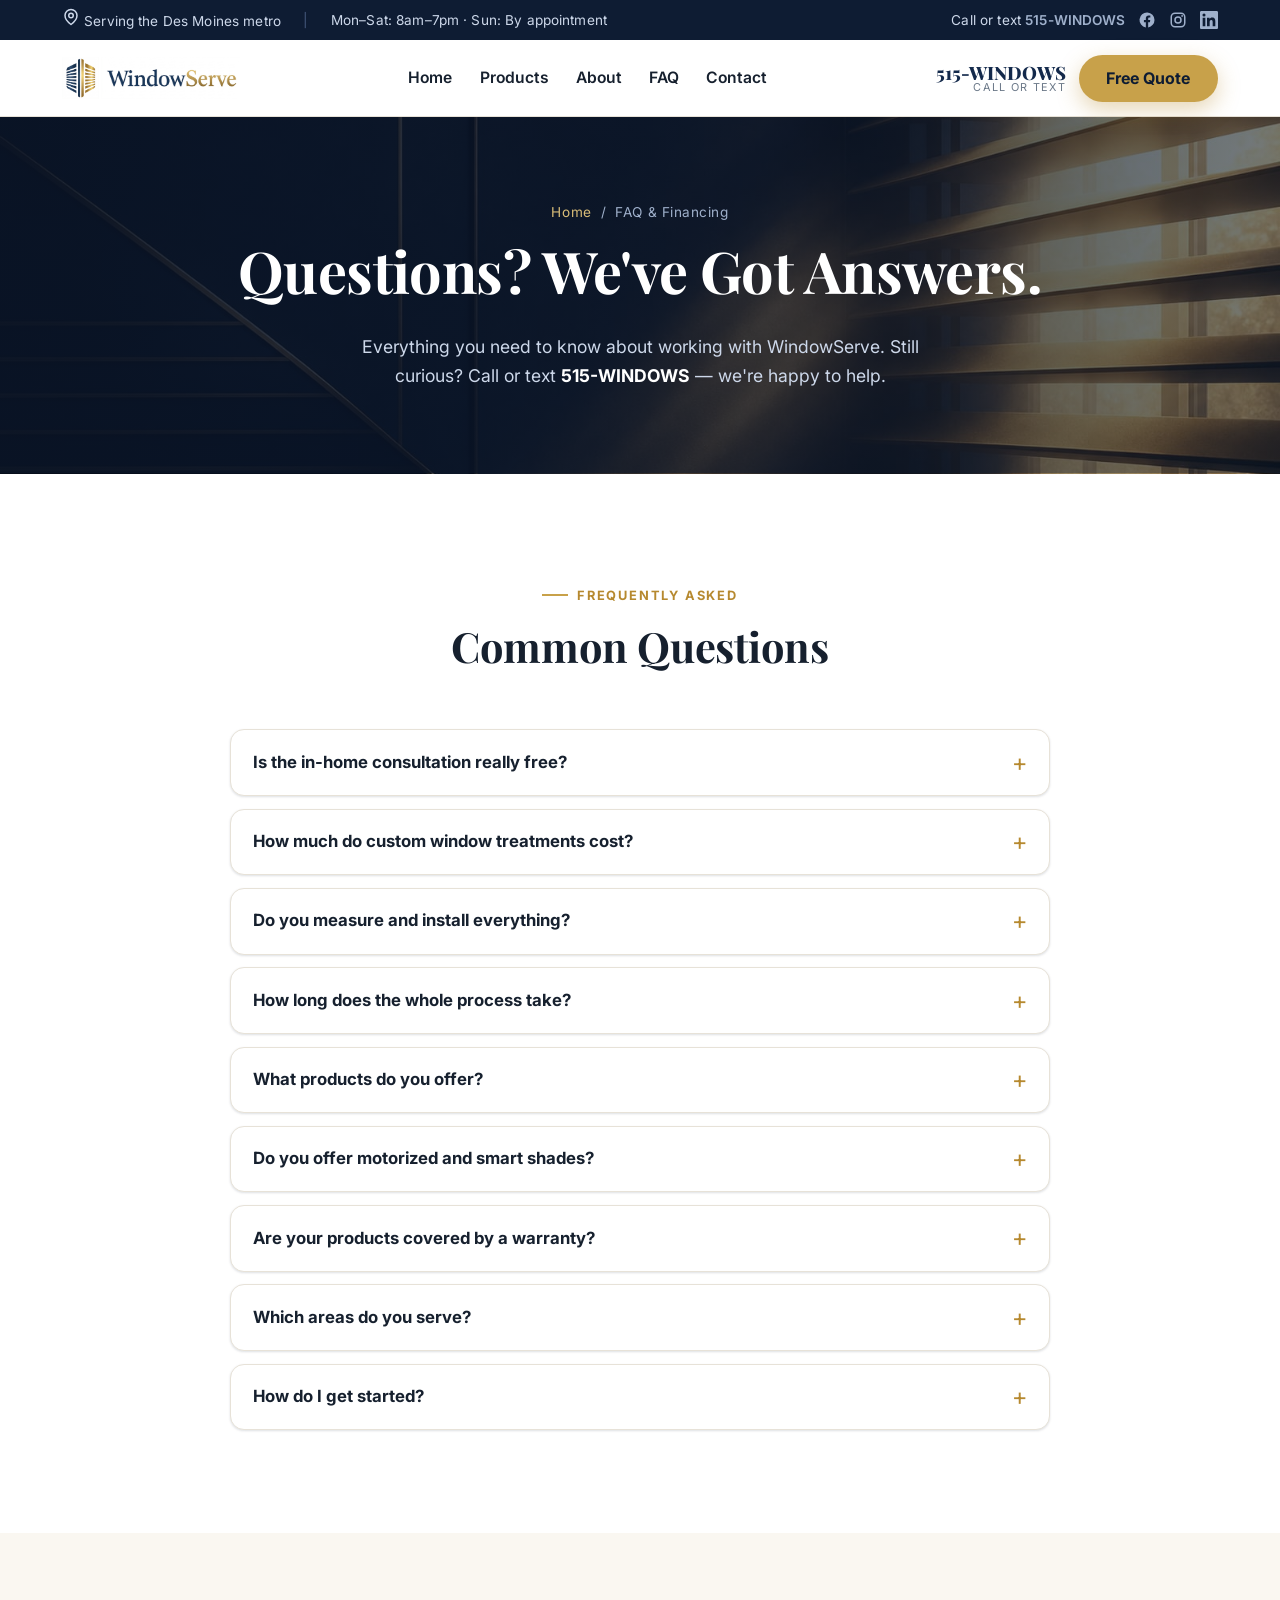
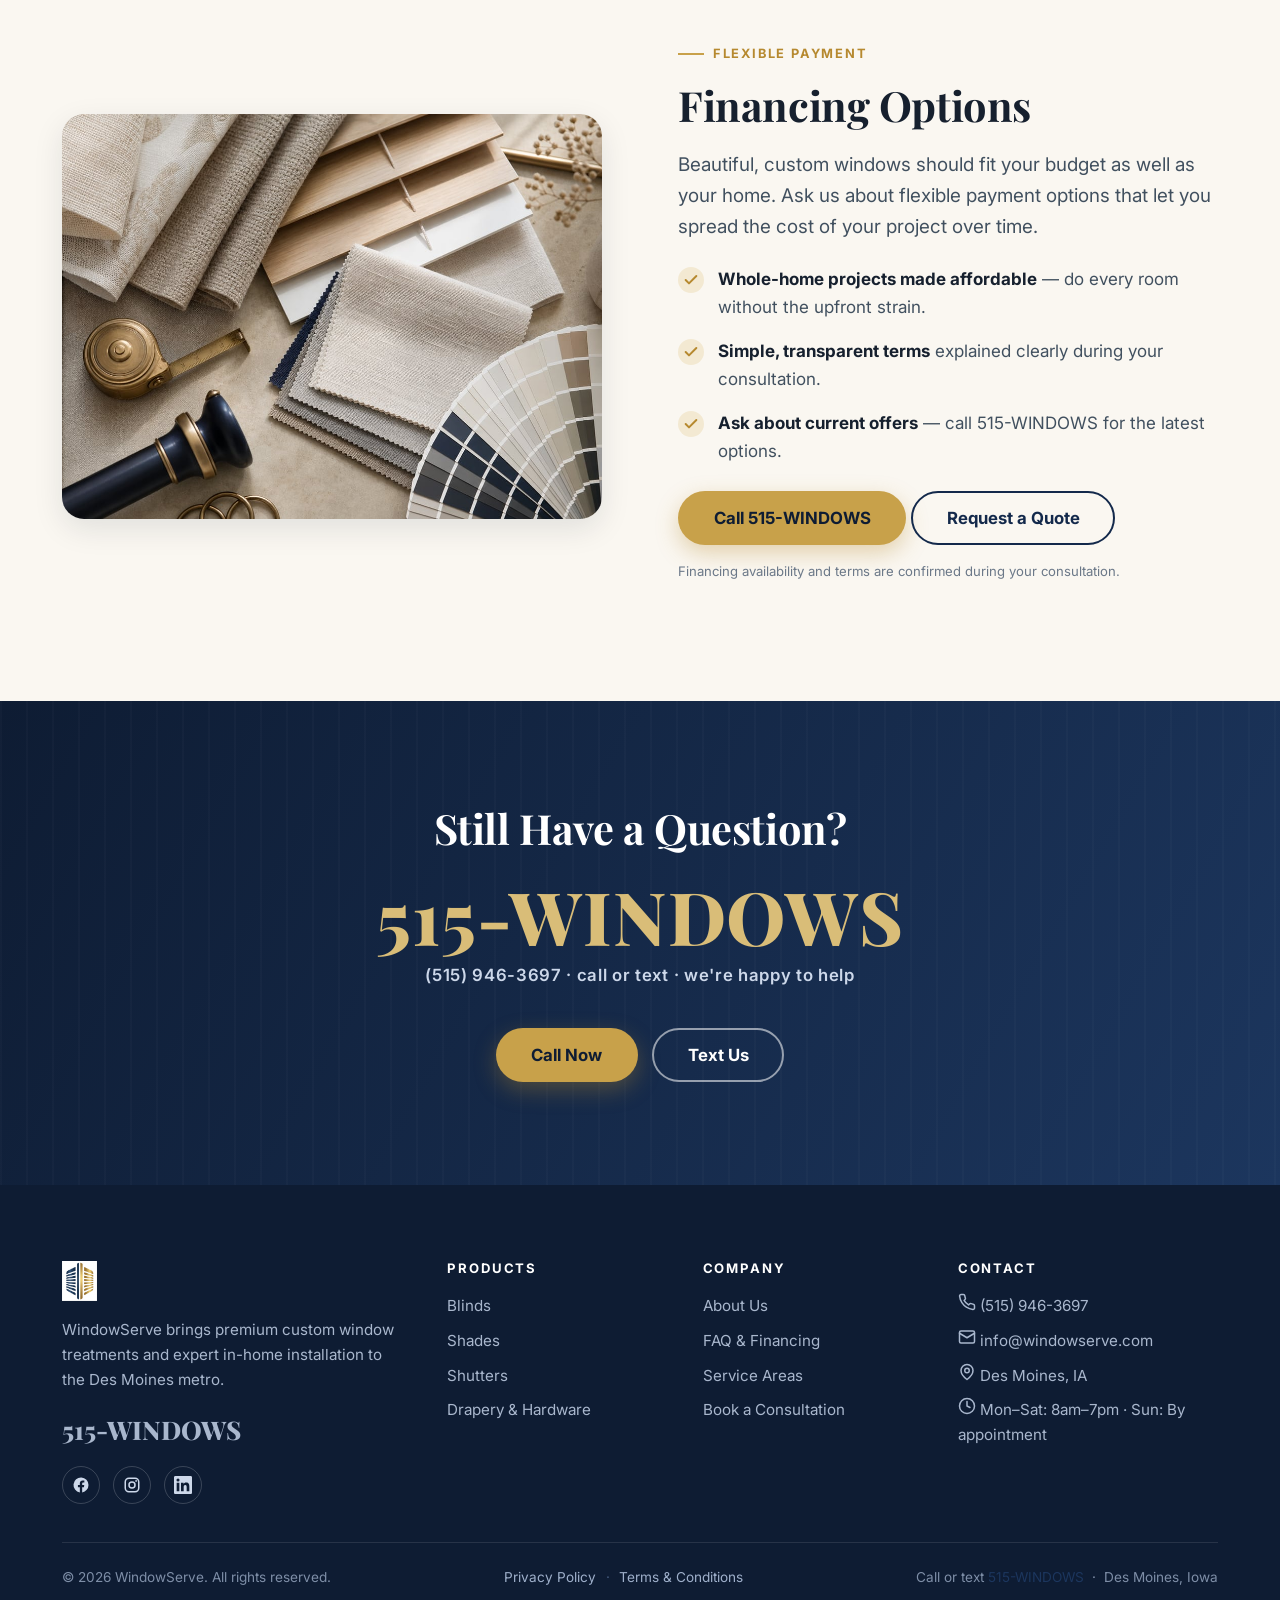
<file: faq.html>
<!DOCTYPE html>
<html lang="en">
<head>
  <meta charset="UTF-8" />
  <meta name="viewport" content="width=device-width, initial-scale=1.0" />

  <!-- Google tag (gtag.js) -->
  <script async src="https://www.googletagmanager.com/gtag/js?id=G-3D4KL3PF6Y"></script>
  <script>
    window.dataLayer = window.dataLayer || [];
    function gtag(){dataLayer.push(arguments);}
    gtag('js', new Date());
    gtag('config', 'G-3D4KL3PF6Y');
  </script>
  <title>FAQ &amp; Financing | WindowServe — Des Moines Window Treatments</title>
  <meta name="description" content="Answers to common questions about WindowServe: pricing, free consultations, timelines, installation, warranties, and flexible financing options. Call or text 515-WINDOWS." />
  <meta name="theme-color" content="#0e1c33" />
  <link rel="canonical" href="https://www.windowserve.com/faq.html" />

  <meta property="og:type" content="website" />
  <meta property="og:title" content="FAQ & Financing | WindowServe" />
  <meta property="og:description" content="Common questions about custom window treatments, pricing, install, and financing in the Des Moines metro." />
  <meta property="og:image" content="assets/images/brand-banner.jpg" />
  <meta property="og:url" content="https://www.windowserve.com/faq.html" />
  <meta name="twitter:card" content="summary_large_image" />

  <link rel="icon" type="image/png" href="assets/brand/favicon.png" />
  <link rel="preconnect" href="https://fonts.googleapis.com" />
  <link rel="preconnect" href="https://fonts.gstatic.com" crossorigin />
  <link href="https://fonts.googleapis.com/css2?family=Inter:wght@400;500;600;700&family=Playfair+Display:wght@600;700;800&display=swap" rel="stylesheet" />
  <link rel="stylesheet" href="assets/css/styles.css?v=20260619j" />
</head>
<body data-page="faq">
  <div id="site-header"></div>

  <main id="main">
    <section class="page-hero page-hero--banner">
      <div class="container">
        <div class="crumbs"><a href="index.html">Home</a> &nbsp;/&nbsp; FAQ &amp; Financing</div>
        <h1>Questions? We've Got Answers.</h1>
        <p>Everything you need to know about working with WindowServe. Still curious? Call or text <a href="tel:5159463697" style="color:#fff;font-weight:700;">515-WINDOWS</a> — we're happy to help.</p>
      </div>
    </section>

    <!-- FAQ -->
    <section class="section">
      <div class="container">
        <div class="section-head reveal">
          <span class="eyebrow">Frequently Asked</span>
          <h2>Common Questions</h2>
        </div>
        <div class="faq reveal">
          <details>
            <summary>Is the in-home consultation really free?</summary>
            <div class="faq__body"><p>Yes — 100% free with no obligation. We come to your home, take a look at your windows, bring samples, and give you honest recommendations and a quote. There's never any pressure to buy.</p></div>
          </details>
          <details>
            <summary>How much do custom window treatments cost?</summary>
            <div class="faq__body"><p>Cost depends on the product, size, and number of windows — but our pricing is always <b>all-inclusive per window</b>, covering the free consultation, professional measurement, and expert installation with no hidden fees. Call or text 515-WINDOWS for a custom quote.</p></div>
          </details>
          <details>
            <summary>Do you measure and install everything?</summary>
            <div class="faq__body"><p>Absolutely. Every window is measured to the fraction of an inch and custom-ordered for an exact fit, then our team installs it cleanly and correctly. We treat your home with care and leave it spotless.</p></div>
          </details>
          <details>
            <summary>How long does the whole process take?</summary>
            <div class="faq__body"><p>After your consultation and measurement, products are custom-made for your windows. Timelines vary by product and manufacturer, and we'll give you a clear estimate up front. We'll keep you updated and schedule installation as soon as your order arrives.</p></div>
          </details>
          <details>
            <summary>What products do you offer?</summary>
            <div class="faq__body"><p>Blinds (faux wood, real wood, mini, vertical), shades (cellular, roller, roman, solar, blackout, motorized, pleated), plantation and specialty shutters, and custom drapery with hardware. See the full lineup on our <a href="products.html">products page</a>.</p></div>
          </details>
          <details>
            <summary>Do you offer motorized and smart shades?</summary>
            <div class="faq__body"><p>Yes. We offer app- and remote-controlled motorized shades compatible with Alexa, Google Home, and Apple HomeKit — perfect for hard-to-reach windows and smart homes.</p></div>
          </details>
          <details>
            <summary>Are your products covered by a warranty?</summary>
            <div class="faq__body"><p>Our products come from premium manufacturers backed by their warranties, and we stand behind the quality of our installation. We'll walk you through the specific coverage for whatever you choose.</p></div>
          </details>
          <details>
            <summary>Which areas do you serve?</summary>
            <div class="faq__body"><p>We provide in-home service throughout the Des Moines metro and central Iowa — including West Des Moines, Ankeny, Urbandale, Waukee, Clive, Johnston, Altoona, Ames, and more. Don't see your town? Call 515-WINDOWS; we likely cover it.</p></div>
          </details>
          <details>
            <summary>How do I get started?</summary>
            <div class="faq__body"><p>Easy — call or text <b>515-WINDOWS (515-946-3697)</b>, email info@windowserve.com, or <a href="contact.html">request a free quote online</a>. We'll schedule your free in-home consultation at a time that works for you.</p></div>
          </details>
        </div>
      </div>
    </section>

    <!-- FINANCING -->
    <section class="section section--cream" id="financing">
      <div class="container">
        <div class="split">
          <div class="split__media reveal"><img src="assets/images/samples.jpg" alt="Premium window treatment samples and finishes" loading="lazy" /></div>
          <div class="reveal">
            <span class="eyebrow">Flexible Payment</span>
            <h2>Financing Options</h2>
            <p class="lead">Beautiful, custom windows should fit your budget as well as your home. Ask us about flexible payment options that let you spread the cost of your project over time.</p>
            <ul class="feature-list">
              <li><span class="tick"><svg width="16" height="16" viewBox="0 0 24 24" fill="none" stroke="currentColor" stroke-width="3" stroke-linecap="round" stroke-linejoin="round"><path d="M20 6 9 17l-5-5"/></svg></span><div><b>Whole-home projects made affordable</b> — do every room without the upfront strain.</div></li>
              <li><span class="tick"><svg width="16" height="16" viewBox="0 0 24 24" fill="none" stroke="currentColor" stroke-width="3" stroke-linecap="round" stroke-linejoin="round"><path d="M20 6 9 17l-5-5"/></svg></span><div><b>Simple, transparent terms</b> explained clearly during your consultation.</div></li>
              <li><span class="tick"><svg width="16" height="16" viewBox="0 0 24 24" fill="none" stroke="currentColor" stroke-width="3" stroke-linecap="round" stroke-linejoin="round"><path d="M20 6 9 17l-5-5"/></svg></span><div><b>Ask about current offers</b> — call 515-WINDOWS for the latest options.</div></li>
            </ul>
            <div class="mt-3">
              <a class="btn btn--gold btn--lg" href="tel:5159463697">Call 515-WINDOWS</a>
              <a class="btn btn--ghost-navy btn--lg" href="contact.html">Request a Quote</a>
            </div>
            <p class="embed-note" style="margin-top:1rem;">Financing availability and terms are confirmed during your consultation.</p>
          </div>
        </div>
      </div>
    </section>

    <!-- CTA -->
    <section class="section phone-band">
      <div class="container phone-band__inner">
        <h2>Still Have a Question?</h2>
        <div class="phone-vanity-xl">
          <a href="tel:5159463697">515-WINDOWS</a>
          <span class="digits">(515) 946-3697 · call or text · we're happy to help</span>
        </div>
        <div class="phone-band__actions">
          <a class="btn btn--gold btn--lg" href="tel:5159463697">Call Now</a>
          <a class="btn btn--ghost btn--lg" href="sms:5159463697">Text Us</a>
        </div>
      </div>
    </section>
  </main>

  <div id="site-footer"></div>

  <!-- FAQ structured data -->
  <script type="application/ld+json">
  {
    "@context": "https://schema.org",
    "@type": "FAQPage",
    "mainEntity": [
      { "@type": "Question", "name": "Is the in-home consultation really free?", "acceptedAnswer": { "@type": "Answer", "text": "Yes, the in-home consultation is 100% free with no obligation. We bring samples, look at your windows, and provide honest recommendations and a quote with no pressure to buy." } },
      { "@type": "Question", "name": "How much do custom window treatments cost?", "acceptedAnswer": { "@type": "Answer", "text": "Cost depends on the product, size, and number of windows. WindowServe pricing is all-inclusive per window, covering the free consultation, professional measurement, and expert installation with no hidden fees. Call or text 515-WINDOWS for a custom quote." } },
      { "@type": "Question", "name": "Do you measure and install everything?", "acceptedAnswer": { "@type": "Answer", "text": "Yes. Every window is measured to the fraction of an inch and custom-ordered for an exact fit, then installed cleanly and correctly by our team." } },
      { "@type": "Question", "name": "Do you offer motorized and smart shades?", "acceptedAnswer": { "@type": "Answer", "text": "Yes. We offer app- and remote-controlled motorized shades compatible with Alexa, Google Home, and Apple HomeKit." } },
      { "@type": "Question", "name": "Which areas do you serve?", "acceptedAnswer": { "@type": "Answer", "text": "We provide in-home service throughout the Des Moines metro and central Iowa, including West Des Moines, Ankeny, Urbandale, Waukee, Clive, Johnston, Altoona, and Ames." } },
      { "@type": "Question", "name": "Do you offer financing?", "acceptedAnswer": { "@type": "Answer", "text": "We offer flexible payment options to help spread the cost of your project. Ask about current financing offers and terms during your free consultation, or call 515-WINDOWS." } }
    ]
  }
  </script>

  <script src="assets/js/config.js?v=20260619j"></script>
  <script src="assets/js/main.js?v=20260619j"></script>
</body>
</html>
</file>
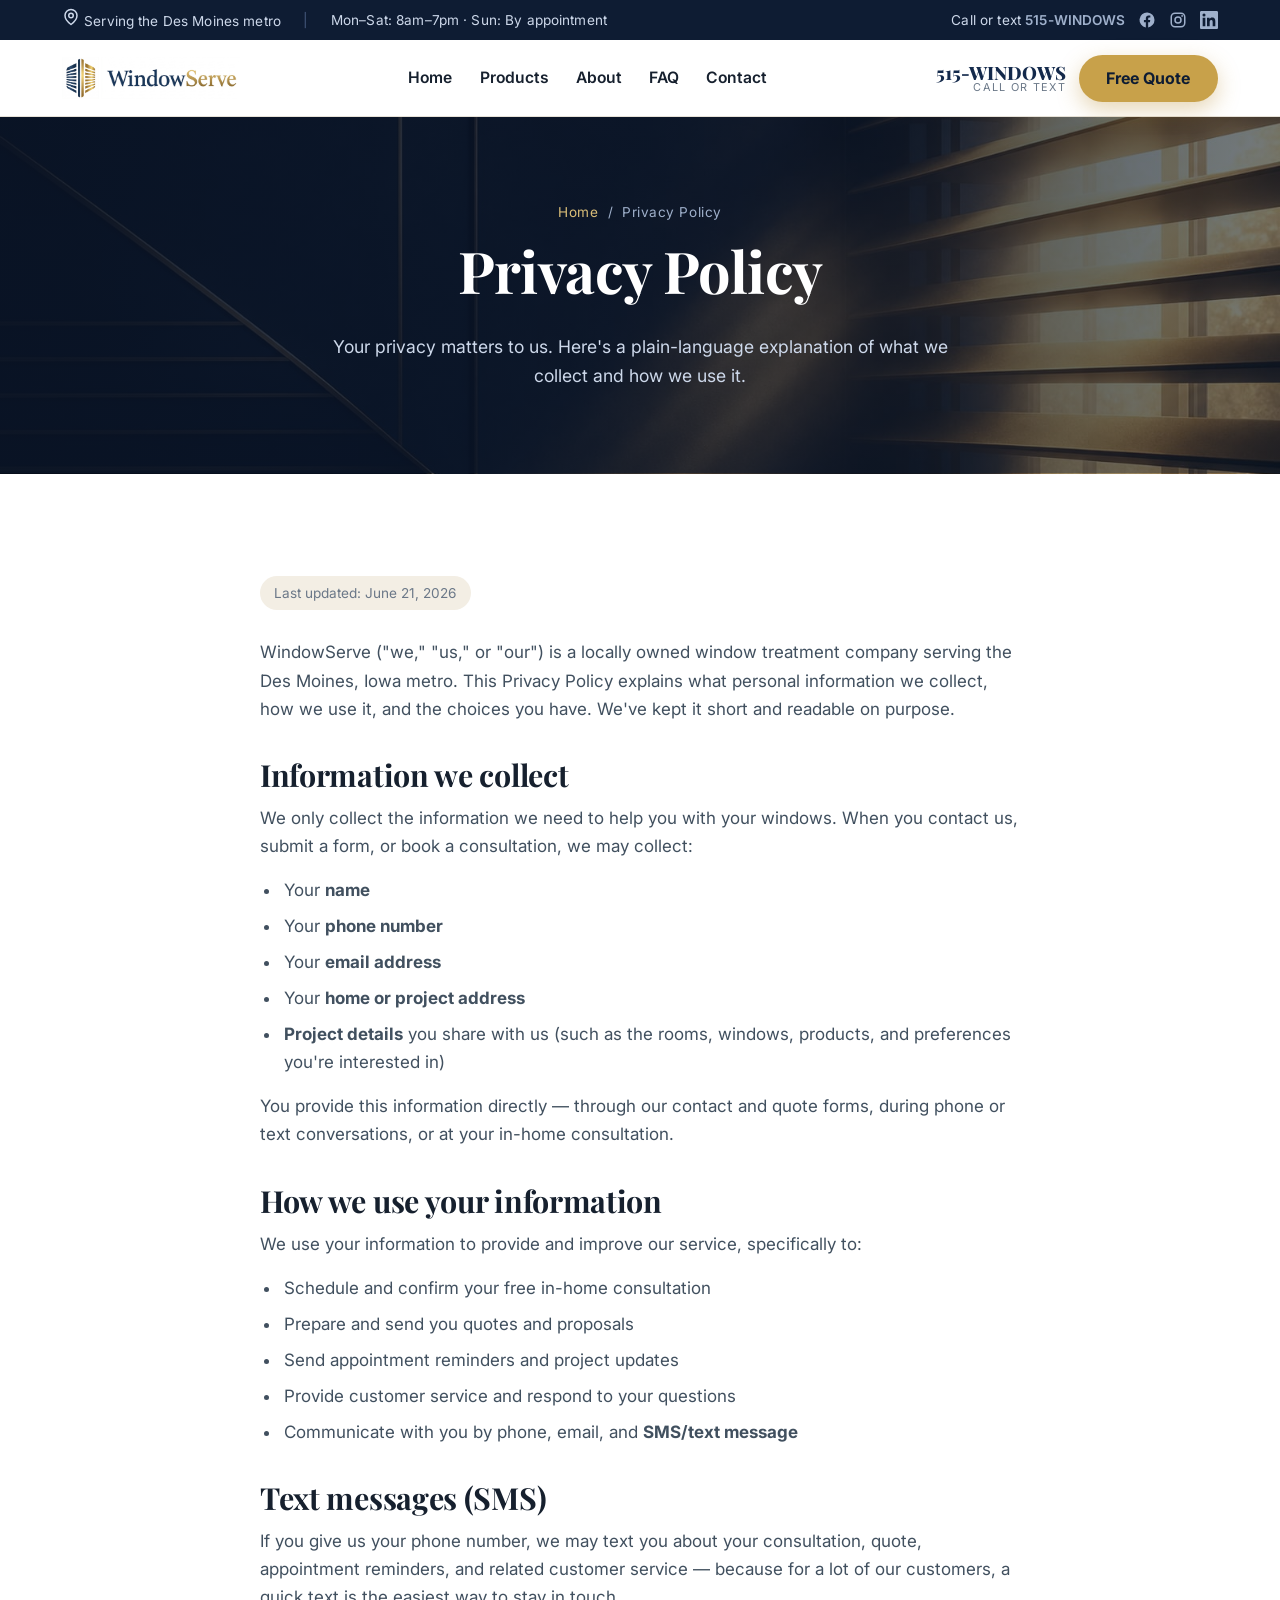
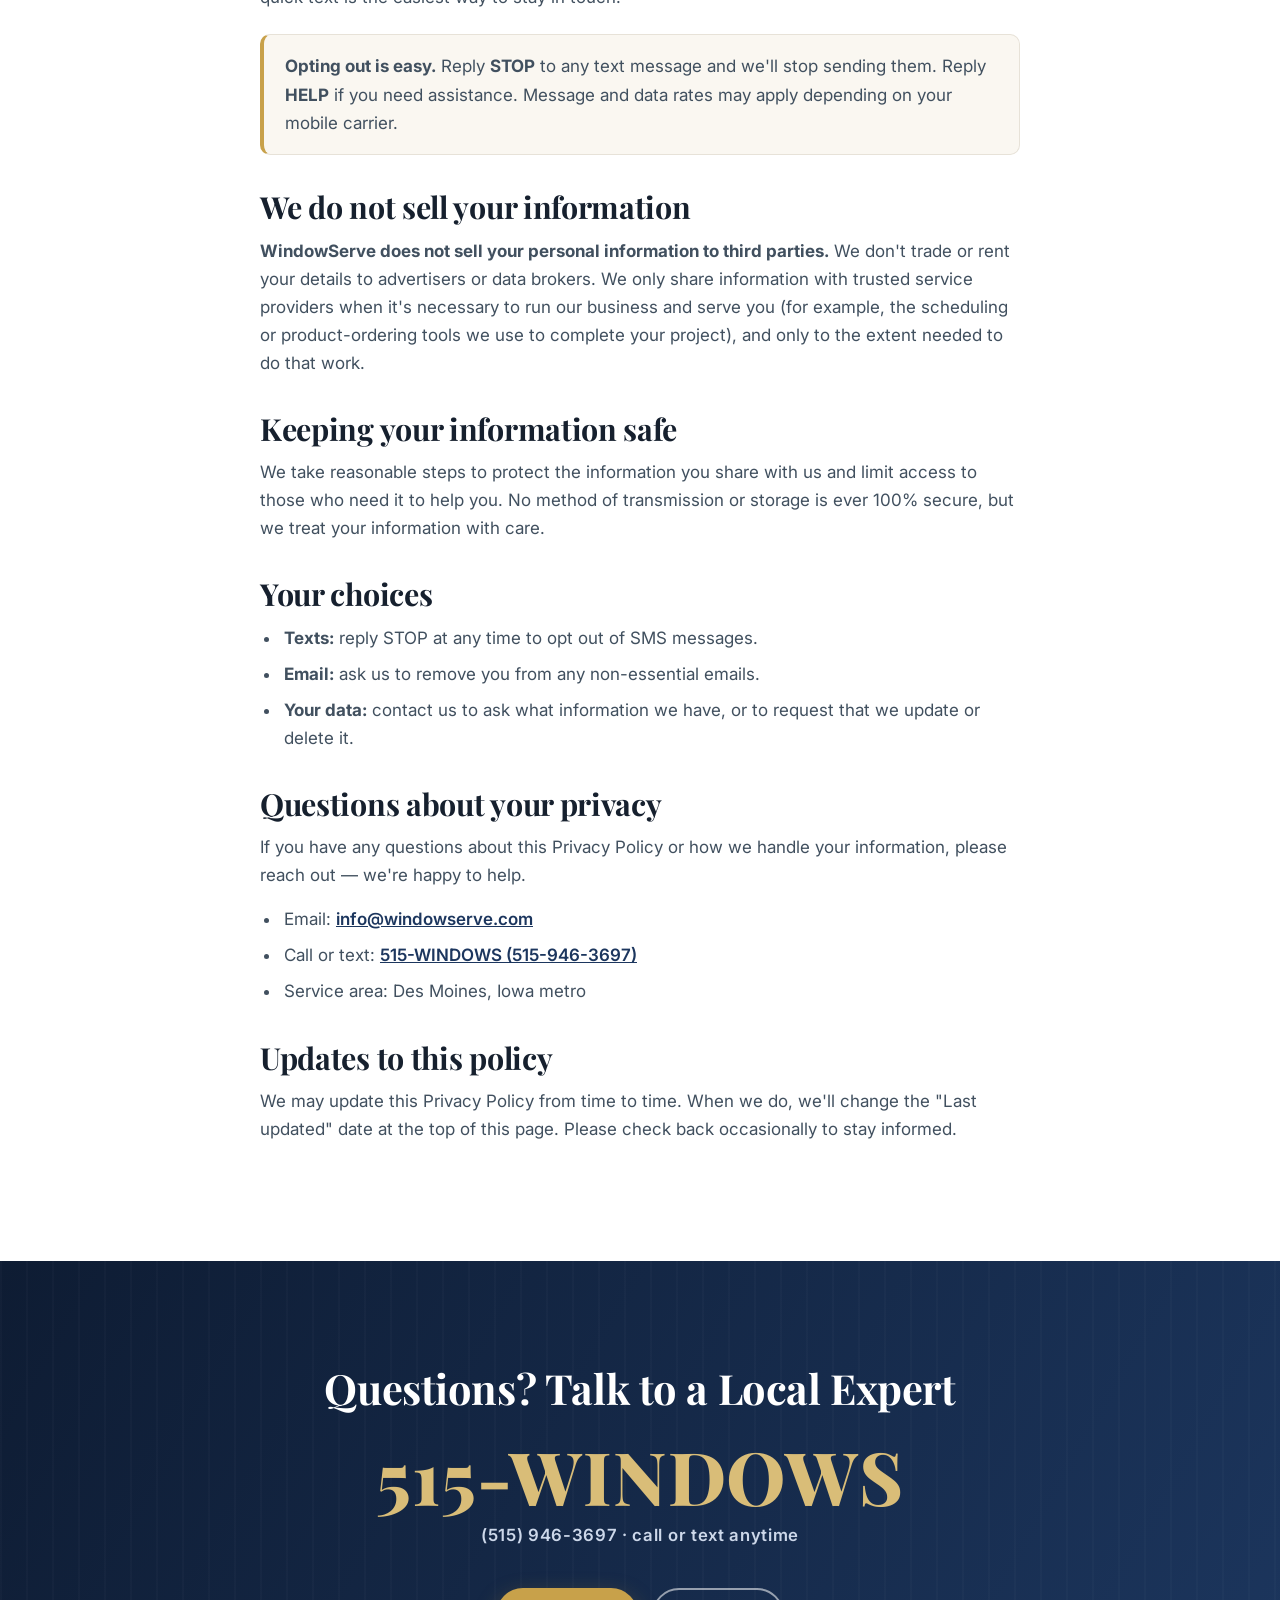
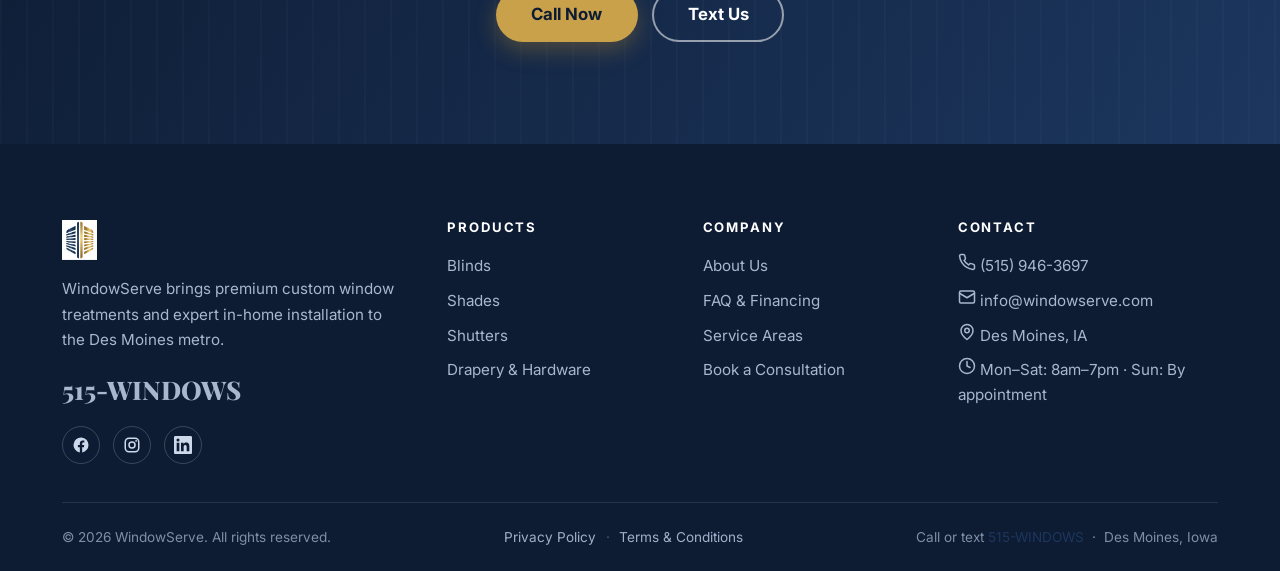
<file: privacy-policy.html>
<!DOCTYPE html>
<html lang="en">
<head>
  <meta charset="UTF-8" />
  <meta name="viewport" content="width=device-width, initial-scale=1.0" />

  <!-- Google tag (gtag.js) -->
  <script async src="https://www.googletagmanager.com/gtag/js?id=G-3D4KL3PF6Y"></script>
  <script>
    window.dataLayer = window.dataLayer || [];
    function gtag(){dataLayer.push(arguments);}
    gtag('js', new Date());
    gtag('config', 'G-3D4KL3PF6Y');
  </script>
  <title>Privacy Policy | WindowServe — Des Moines Window Treatments</title>
  <meta name="description" content="How WindowServe collects, uses, and protects your personal information, including SMS/text communications and how to opt out. Questions? Call or text 515-WINDOWS." />
  <meta name="theme-color" content="#0e1c33" />
  <link rel="canonical" href="https://www.windowserve.com/privacy-policy.html" />

  <meta property="og:type" content="website" />
  <meta property="og:title" content="Privacy Policy | WindowServe" />
  <meta property="og:description" content="How WindowServe collects, uses, and protects your personal information in the Des Moines metro." />
  <meta property="og:image" content="assets/images/brand-banner.jpg" />
  <meta property="og:url" content="https://www.windowserve.com/privacy-policy.html" />
  <meta name="twitter:card" content="summary_large_image" />

  <link rel="icon" type="image/png" href="assets/brand/favicon.png" />
  <link rel="preconnect" href="https://fonts.googleapis.com" />
  <link rel="preconnect" href="https://fonts.gstatic.com" crossorigin />
  <link href="https://fonts.googleapis.com/css2?family=Inter:wght@400;500;600;700&family=Playfair+Display:wght@600;700;800&display=swap" rel="stylesheet" />
  <link rel="stylesheet" href="assets/css/styles.css?v=20260619j" />
</head>
<body data-page="privacy">
  <div id="site-header"></div>

  <main id="main">
    <section class="page-hero page-hero--banner">
      <div class="container">
        <div class="crumbs"><a href="index.html">Home</a> &nbsp;/&nbsp; Privacy Policy</div>
        <h1>Privacy Policy</h1>
        <p>Your privacy matters to us. Here's a plain-language explanation of what we collect and how we use it.</p>
      </div>
    </section>

    <section class="section">
      <div class="container">
        <div class="prose reveal">
          <span class="prose__updated">Last updated: June 21, 2026</span>

          <p>WindowServe ("we," "us," or "our") is a locally owned window treatment company serving the Des Moines, Iowa metro. This Privacy Policy explains what personal information we collect, how we use it, and the choices you have. We've kept it short and readable on purpose.</p>

          <h2>Information we collect</h2>
          <p>We only collect the information we need to help you with your windows. When you contact us, submit a form, or book a consultation, we may collect:</p>
          <ul>
            <li>Your <b>name</b></li>
            <li>Your <b>phone number</b></li>
            <li>Your <b>email address</b></li>
            <li>Your <b>home or project address</b></li>
            <li><b>Project details</b> you share with us (such as the rooms, windows, products, and preferences you're interested in)</li>
          </ul>
          <p>You provide this information directly — through our contact and quote forms, during phone or text conversations, or at your in-home consultation.</p>

          <h2>How we use your information</h2>
          <p>We use your information to provide and improve our service, specifically to:</p>
          <ul>
            <li>Schedule and confirm your free in-home consultation</li>
            <li>Prepare and send you quotes and proposals</li>
            <li>Send appointment reminders and project updates</li>
            <li>Provide customer service and respond to your questions</li>
            <li>Communicate with you by phone, email, and <b>SMS/text message</b></li>
          </ul>

          <h2>Text messages (SMS)</h2>
          <p>If you give us your phone number, we may text you about your consultation, quote, appointment reminders, and related customer service — because for a lot of our customers, a quick text is the easiest way to stay in touch.</p>
          <div class="prose__callout">
            <p><b>Opting out is easy.</b> Reply <b>STOP</b> to any text message and we'll stop sending them. Reply <b>HELP</b> if you need assistance. Message and data rates may apply depending on your mobile carrier.</p>
          </div>

          <h2>We do not sell your information</h2>
          <p><b>WindowServe does not sell your personal information to third parties.</b> We don't trade or rent your details to advertisers or data brokers. We only share information with trusted service providers when it's necessary to run our business and serve you (for example, the scheduling or product-ordering tools we use to complete your project), and only to the extent needed to do that work.</p>

          <h2>Keeping your information safe</h2>
          <p>We take reasonable steps to protect the information you share with us and limit access to those who need it to help you. No method of transmission or storage is ever 100% secure, but we treat your information with care.</p>

          <h2>Your choices</h2>
          <ul>
            <li><b>Texts:</b> reply STOP at any time to opt out of SMS messages.</li>
            <li><b>Email:</b> ask us to remove you from any non-essential emails.</li>
            <li><b>Your data:</b> contact us to ask what information we have, or to request that we update or delete it.</li>
          </ul>

          <h2>Questions about your privacy</h2>
          <p>If you have any questions about this Privacy Policy or how we handle your information, please reach out — we're happy to help.</p>
          <ul>
            <li>Email: <a href="mailto:info@WindowServe.com">info@windowserve.com</a></li>
            <li>Call or text: <a href="tel:5159463697">515-WINDOWS (515-946-3697)</a></li>
            <li>Service area: Des Moines, Iowa metro</li>
          </ul>

          <h2>Updates to this policy</h2>
          <p>We may update this Privacy Policy from time to time. When we do, we'll change the "Last updated" date at the top of this page. Please check back occasionally to stay informed.</p>
        </div>
      </div>
    </section>

    <!-- CTA -->
    <section class="section phone-band">
      <div class="container phone-band__inner">
        <h2>Questions? Talk to a Local Expert</h2>
        <div class="phone-vanity-xl">
          <a href="tel:5159463697">515-WINDOWS</a>
          <span class="digits">(515) 946-3697 · call or text anytime</span>
        </div>
        <div class="phone-band__actions">
          <a class="btn btn--gold btn--lg" href="tel:5159463697">Call Now</a>
          <a class="btn btn--ghost btn--lg" href="sms:5159463697">Text Us</a>
        </div>
      </div>
    </section>
  </main>

  <div id="site-footer"></div>

  <script src="assets/js/config.js?v=20260619j"></script>
  <script src="assets/js/main.js?v=20260619j"></script>
</body>
</html>
</file>
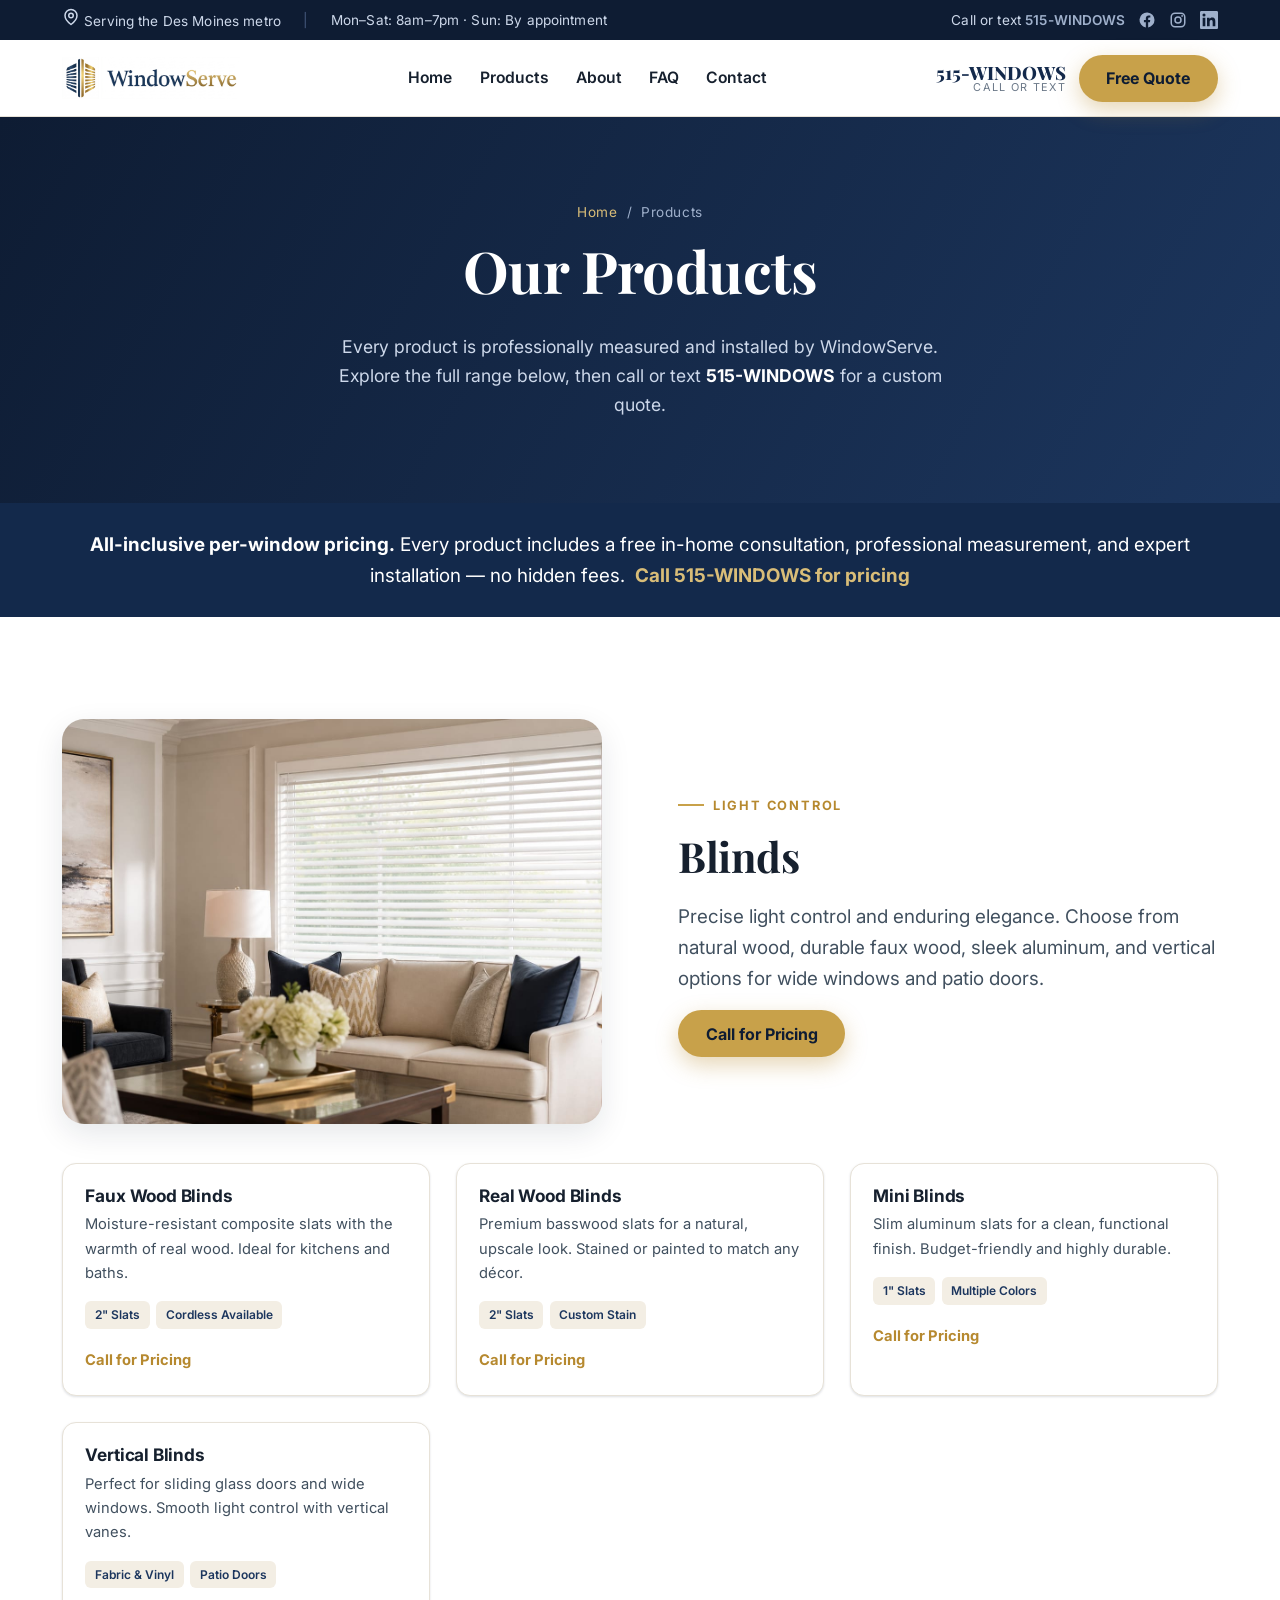
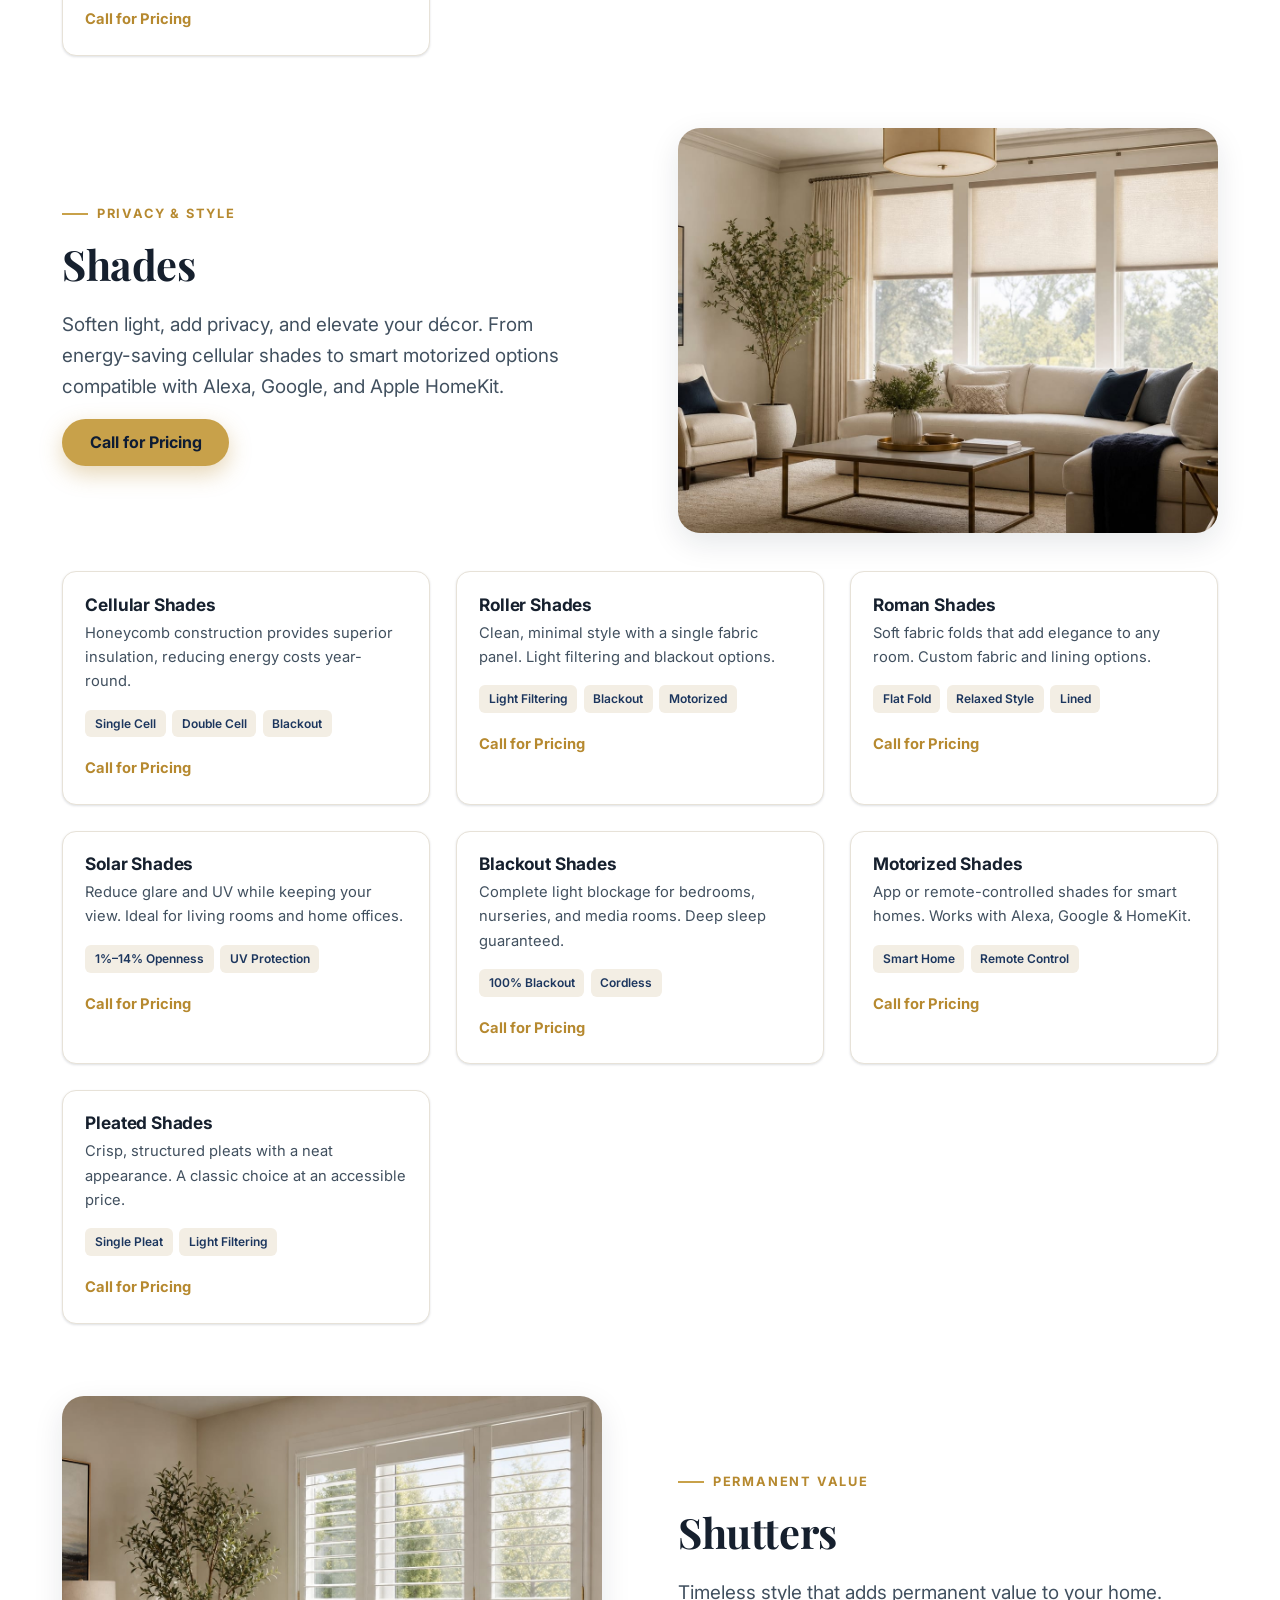
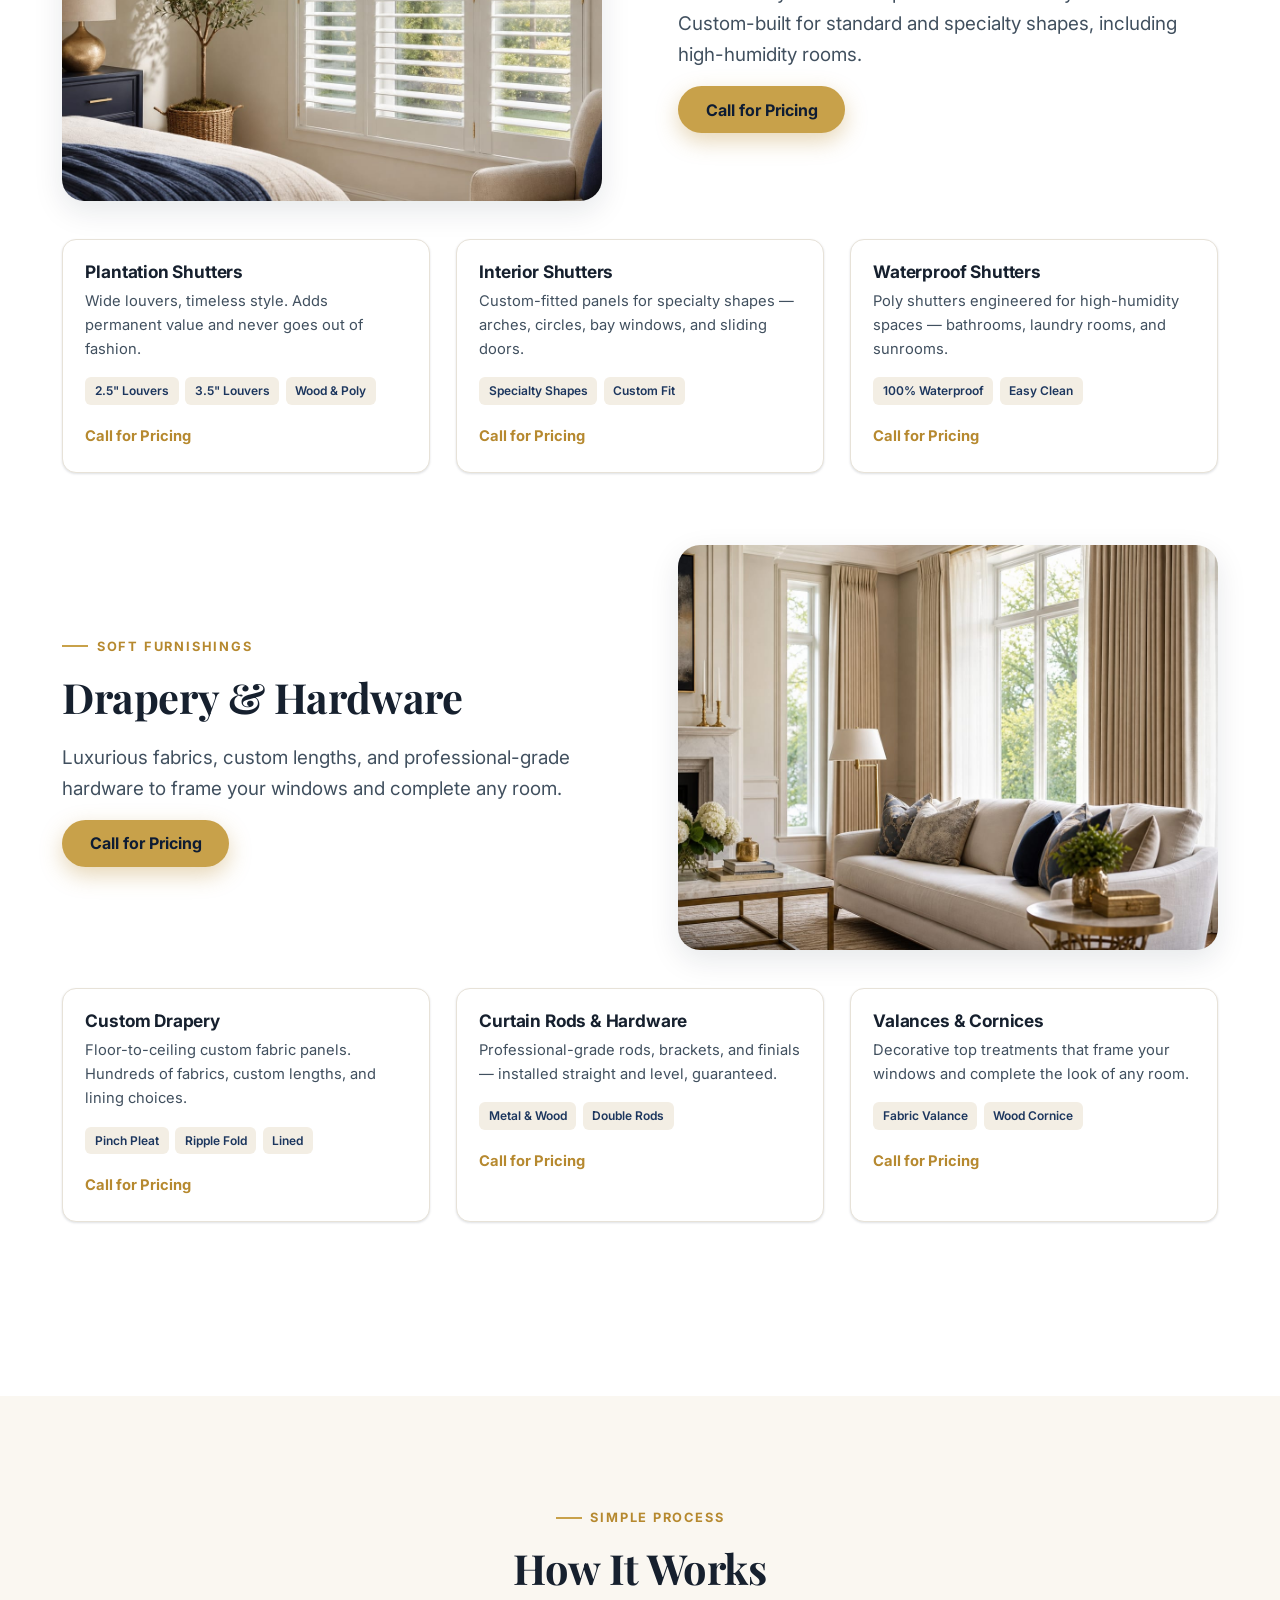
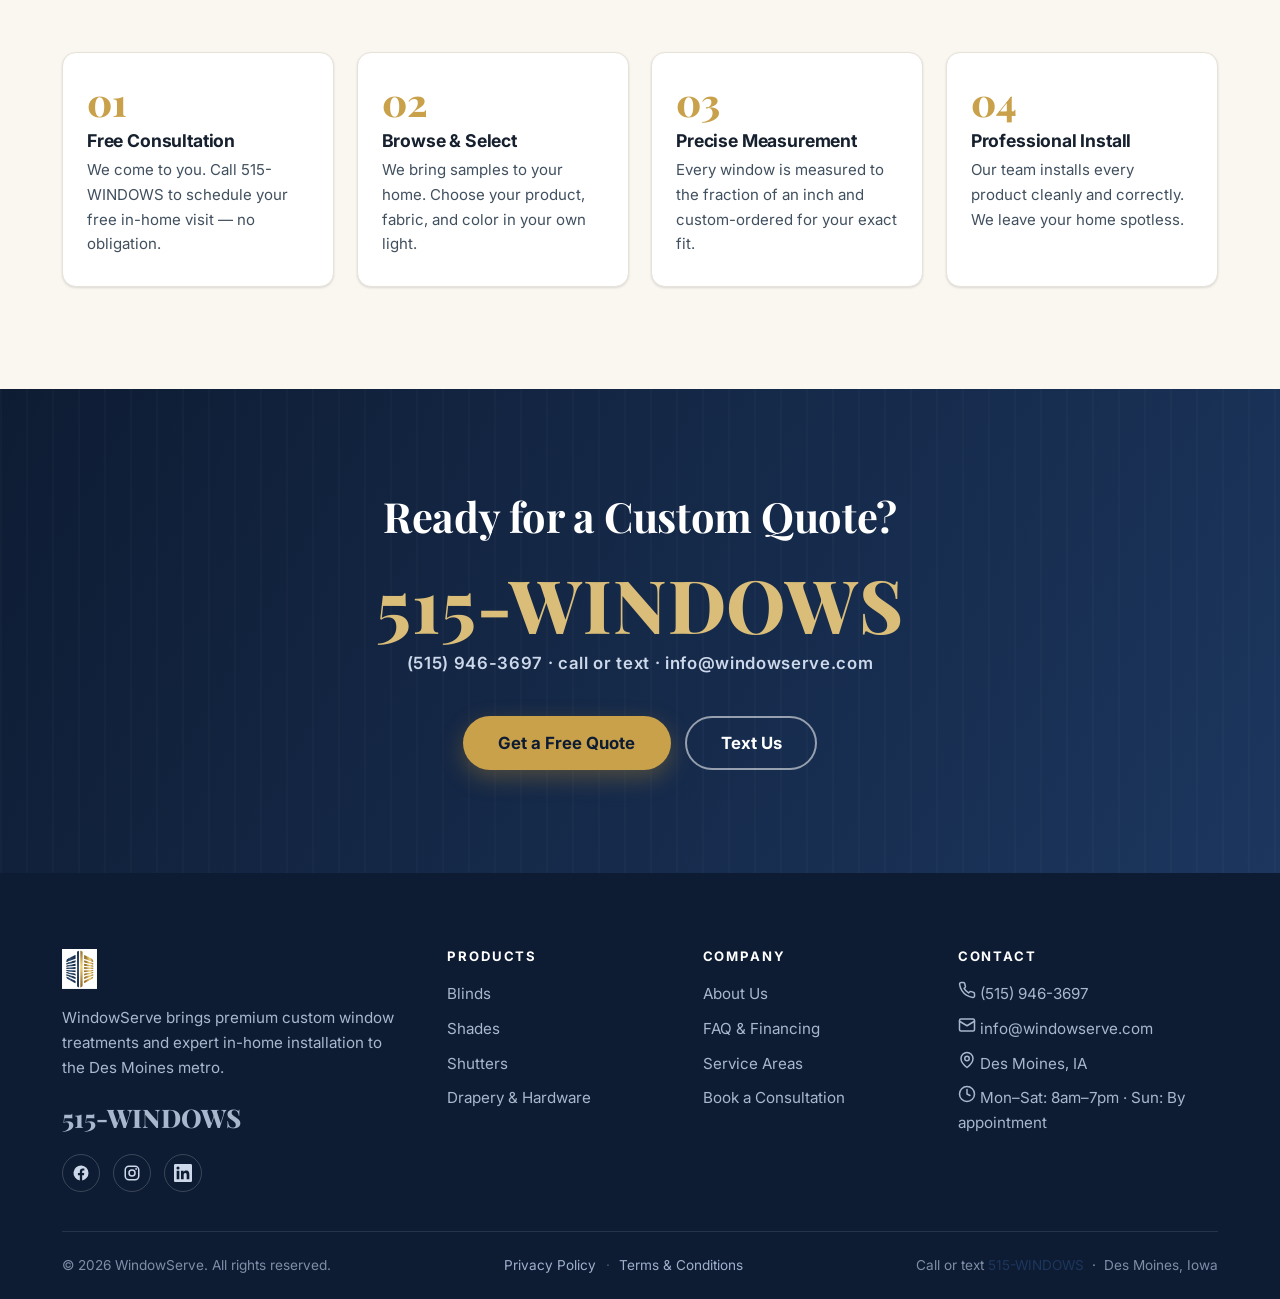
<file: products.html>
<!DOCTYPE html>
<html lang="en">
<head>
  <meta charset="UTF-8" />
  <meta name="viewport" content="width=device-width, initial-scale=1.0" />

  <!-- Google tag (gtag.js) -->
  <script async src="https://www.googletagmanager.com/gtag/js?id=G-3D4KL3PF6Y"></script>
  <script>
    window.dataLayer = window.dataLayer || [];
    function gtag(){dataLayer.push(arguments);}
    gtag('js', new Date());
    gtag('config', 'G-3D4KL3PF6Y');
  </script>
  <title>Window Treatment Products — Blinds, Shades, Shutters &amp; Drapery | WindowServe</title>
  <meta name="description" content="Explore WindowServe's full range of custom window treatments in Des Moines: faux wood & real wood blinds, cellular, roller, roman, solar & motorized shades, plantation shutters, and custom drapery. Call 515-WINDOWS for pricing." />
  <meta name="theme-color" content="#0e1c33" />
  <link rel="canonical" href="https://www.windowserve.com/products.html" />

  <meta property="og:type" content="website" />
  <meta property="og:title" content="Our Products — Custom Window Treatments | WindowServe" />
  <meta property="og:description" content="Blinds, shades, shutters & drapery, professionally measured and installed. Call or text 515-WINDOWS." />
  <meta property="og:image" content="assets/images/service-shutters.jpg" />
  <meta property="og:url" content="https://www.windowserve.com/products.html" />
  <meta name="twitter:card" content="summary_large_image" />

  <link rel="icon" type="image/png" href="assets/brand/favicon.png" />
  <link rel="preconnect" href="https://fonts.googleapis.com" />
  <link rel="preconnect" href="https://fonts.gstatic.com" crossorigin />
  <link href="https://fonts.googleapis.com/css2?family=Inter:wght@400;500;600;700&family=Playfair+Display:wght@600;700;800&display=swap" rel="stylesheet" />
  <link rel="stylesheet" href="assets/css/styles.css?v=20260619j" />
</head>
<body data-page="products">
  <div id="site-header"></div>

  <main id="main">
    <section class="page-hero">
      <div class="container">
        <div class="crumbs"><a href="index.html">Home</a> &nbsp;/&nbsp; Products</div>
        <h1>Our Products</h1>
        <p>Every product is professionally measured and installed by WindowServe. Explore the full range below, then call or text <a href="tel:5159463697" style="color:#fff;font-weight:700;">515-WINDOWS</a> for a custom quote.</p>
      </div>
    </section>

    <!-- Pricing banner -->
    <section class="section--navy" style="padding:26px 0;">
      <div class="container center">
        <p class="lead" style="margin:0;color:#fff;">
          <strong>All-inclusive per-window pricing.</strong> Every product includes a free in-home consultation, professional measurement, and expert installation — no hidden fees.
          &nbsp;<a href="tel:5159463697" style="color:var(--gold-400);font-weight:700;">Call 515-WINDOWS for pricing</a>
        </p>
      </div>
    </section>

    <section class="section">
      <div class="container">

        <!-- BLINDS -->
        <div class="cat-block" id="blinds">
          <div class="split" style="margin-bottom:2.4rem;">
            <div class="split__media"><img src="assets/images/service-blinds.jpg" alt="Custom blinds on a bright window" loading="lazy" /></div>
            <div>
              <span class="eyebrow">Light Control</span>
              <h2>Blinds</h2>
              <p class="lead">Precise light control and enduring elegance. Choose from natural wood, durable faux wood, sleek aluminum, and vertical options for wide windows and patio doors.</p>
              <a class="btn btn--gold" href="tel:5159463697">Call for Pricing</a>
            </div>
          </div>
          <div class="grid grid--3">
            <article class="prod-card">
              <h3>Faux Wood Blinds</h3>
              <p>Moisture-resistant composite slats with the warmth of real wood. Ideal for kitchens and baths.</p>
              <div class="prod-card__tags"><span class="chip">2" Slats</span><span class="chip">Cordless Available</span></div>
              <span class="prod-card__price">Call for Pricing</span>
            </article>
            <article class="prod-card">
              <h3>Real Wood Blinds</h3>
              <p>Premium basswood slats for a natural, upscale look. Stained or painted to match any décor.</p>
              <div class="prod-card__tags"><span class="chip">2" Slats</span><span class="chip">Custom Stain</span></div>
              <span class="prod-card__price">Call for Pricing</span>
            </article>
            <article class="prod-card">
              <h3>Mini Blinds</h3>
              <p>Slim aluminum slats for a clean, functional finish. Budget-friendly and highly durable.</p>
              <div class="prod-card__tags"><span class="chip">1" Slats</span><span class="chip">Multiple Colors</span></div>
              <span class="prod-card__price">Call for Pricing</span>
            </article>
            <article class="prod-card">
              <h3>Vertical Blinds</h3>
              <p>Perfect for sliding glass doors and wide windows. Smooth light control with vertical vanes.</p>
              <div class="prod-card__tags"><span class="chip">Fabric &amp; Vinyl</span><span class="chip">Patio Doors</span></div>
              <span class="prod-card__price">Call for Pricing</span>
            </article>
          </div>
        </div>

        <!-- SHADES -->
        <div class="cat-block" id="shades">
          <div class="split split--reverse" style="margin-bottom:2.4rem;">
            <div class="split__media"><img src="assets/images/service-shades.jpg" alt="Soft fabric window shades" loading="lazy" /></div>
            <div>
              <span class="eyebrow">Privacy &amp; Style</span>
              <h2>Shades</h2>
              <p class="lead">Soften light, add privacy, and elevate your décor. From energy-saving cellular shades to smart motorized options compatible with Alexa, Google, and Apple HomeKit.</p>
              <a class="btn btn--gold" href="tel:5159463697">Call for Pricing</a>
            </div>
          </div>
          <div class="grid grid--3">
            <article class="prod-card">
              <h3>Cellular Shades</h3>
              <p>Honeycomb construction provides superior insulation, reducing energy costs year-round.</p>
              <div class="prod-card__tags"><span class="chip">Single Cell</span><span class="chip">Double Cell</span><span class="chip">Blackout</span></div>
              <span class="prod-card__price">Call for Pricing</span>
            </article>
            <article class="prod-card">
              <h3>Roller Shades</h3>
              <p>Clean, minimal style with a single fabric panel. Light filtering and blackout options.</p>
              <div class="prod-card__tags"><span class="chip">Light Filtering</span><span class="chip">Blackout</span><span class="chip">Motorized</span></div>
              <span class="prod-card__price">Call for Pricing</span>
            </article>
            <article class="prod-card">
              <h3>Roman Shades</h3>
              <p>Soft fabric folds that add elegance to any room. Custom fabric and lining options.</p>
              <div class="prod-card__tags"><span class="chip">Flat Fold</span><span class="chip">Relaxed Style</span><span class="chip">Lined</span></div>
              <span class="prod-card__price">Call for Pricing</span>
            </article>
            <article class="prod-card">
              <h3>Solar Shades</h3>
              <p>Reduce glare and UV while keeping your view. Ideal for living rooms and home offices.</p>
              <div class="prod-card__tags"><span class="chip">1%–14% Openness</span><span class="chip">UV Protection</span></div>
              <span class="prod-card__price">Call for Pricing</span>
            </article>
            <article class="prod-card">
              <h3>Blackout Shades</h3>
              <p>Complete light blockage for bedrooms, nurseries, and media rooms. Deep sleep guaranteed.</p>
              <div class="prod-card__tags"><span class="chip">100% Blackout</span><span class="chip">Cordless</span></div>
              <span class="prod-card__price">Call for Pricing</span>
            </article>
            <article class="prod-card">
              <h3>Motorized Shades</h3>
              <p>App or remote-controlled shades for smart homes. Works with Alexa, Google &amp; HomeKit.</p>
              <div class="prod-card__tags"><span class="chip">Smart Home</span><span class="chip">Remote Control</span></div>
              <span class="prod-card__price">Call for Pricing</span>
            </article>
            <article class="prod-card">
              <h3>Pleated Shades</h3>
              <p>Crisp, structured pleats with a neat appearance. A classic choice at an accessible price.</p>
              <div class="prod-card__tags"><span class="chip">Single Pleat</span><span class="chip">Light Filtering</span></div>
              <span class="prod-card__price">Call for Pricing</span>
            </article>
          </div>
        </div>

        <!-- SHUTTERS -->
        <div class="cat-block" id="shutters">
          <div class="split" style="margin-bottom:2.4rem;">
            <div class="split__media"><img src="assets/images/service-shutters.jpg" alt="White louvered plantation shutters" loading="lazy" /></div>
            <div>
              <span class="eyebrow">Permanent Value</span>
              <h2>Shutters</h2>
              <p class="lead">Timeless style that adds permanent value to your home. Custom-built for standard and specialty shapes, including high-humidity rooms.</p>
              <a class="btn btn--gold" href="tel:5159463697">Call for Pricing</a>
            </div>
          </div>
          <div class="grid grid--3">
            <article class="prod-card">
              <h3>Plantation Shutters</h3>
              <p>Wide louvers, timeless style. Adds permanent value and never goes out of fashion.</p>
              <div class="prod-card__tags"><span class="chip">2.5" Louvers</span><span class="chip">3.5" Louvers</span><span class="chip">Wood &amp; Poly</span></div>
              <span class="prod-card__price">Call for Pricing</span>
            </article>
            <article class="prod-card">
              <h3>Interior Shutters</h3>
              <p>Custom-fitted panels for specialty shapes — arches, circles, bay windows, and sliding doors.</p>
              <div class="prod-card__tags"><span class="chip">Specialty Shapes</span><span class="chip">Custom Fit</span></div>
              <span class="prod-card__price">Call for Pricing</span>
            </article>
            <article class="prod-card">
              <h3>Waterproof Shutters</h3>
              <p>Poly shutters engineered for high-humidity spaces — bathrooms, laundry rooms, and sunrooms.</p>
              <div class="prod-card__tags"><span class="chip">100% Waterproof</span><span class="chip">Easy Clean</span></div>
              <span class="prod-card__price">Call for Pricing</span>
            </article>
          </div>
        </div>

        <!-- DRAPERY -->
        <div class="cat-block" id="drapery">
          <div class="split split--reverse" style="margin-bottom:2.4rem;">
            <div class="split__media"><img src="assets/images/service-drapery.jpg" alt="Sheer custom drapery framing a window" loading="lazy" /></div>
            <div>
              <span class="eyebrow">Soft Furnishings</span>
              <h2>Drapery &amp; Hardware</h2>
              <p class="lead">Luxurious fabrics, custom lengths, and professional-grade hardware to frame your windows and complete any room.</p>
              <a class="btn btn--gold" href="tel:5159463697">Call for Pricing</a>
            </div>
          </div>
          <div class="grid grid--3">
            <article class="prod-card">
              <h3>Custom Drapery</h3>
              <p>Floor-to-ceiling custom fabric panels. Hundreds of fabrics, custom lengths, and lining choices.</p>
              <div class="prod-card__tags"><span class="chip">Pinch Pleat</span><span class="chip">Ripple Fold</span><span class="chip">Lined</span></div>
              <span class="prod-card__price">Call for Pricing</span>
            </article>
            <article class="prod-card">
              <h3>Curtain Rods &amp; Hardware</h3>
              <p>Professional-grade rods, brackets, and finials — installed straight and level, guaranteed.</p>
              <div class="prod-card__tags"><span class="chip">Metal &amp; Wood</span><span class="chip">Double Rods</span></div>
              <span class="prod-card__price">Call for Pricing</span>
            </article>
            <article class="prod-card">
              <h3>Valances &amp; Cornices</h3>
              <p>Decorative top treatments that frame your windows and complete the look of any room.</p>
              <div class="prod-card__tags"><span class="chip">Fabric Valance</span><span class="chip">Wood Cornice</span></div>
              <span class="prod-card__price">Call for Pricing</span>
            </article>
          </div>
        </div>

      </div>
    </section>

    <!-- HOW IT WORKS -->
    <section class="section section--cream" id="process">
      <div class="container">
        <div class="section-head reveal">
          <span class="eyebrow">Simple Process</span>
          <h2>How It Works</h2>
        </div>
        <div class="steps">
          <div class="step"><div class="step__num">01</div><h3>Free Consultation</h3><p>We come to you. Call 515-WINDOWS to schedule your free in-home visit — no obligation.</p></div>
          <div class="step"><div class="step__num">02</div><h3>Browse &amp; Select</h3><p>We bring samples to your home. Choose your product, fabric, and color in your own light.</p></div>
          <div class="step"><div class="step__num">03</div><h3>Precise Measurement</h3><p>Every window is measured to the fraction of an inch and custom-ordered for your exact fit.</p></div>
          <div class="step"><div class="step__num">04</div><h3>Professional Install</h3><p>Our team installs every product cleanly and correctly. We leave your home spotless.</p></div>
        </div>
      </div>
    </section>

    <!-- CTA -->
    <section class="section phone-band">
      <div class="container phone-band__inner">
        <h2>Ready for a Custom Quote?</h2>
        <div class="phone-vanity-xl">
          <a href="tel:5159463697">515-WINDOWS</a>
          <span class="digits">(515) 946-3697 · call or text · info@windowserve.com</span>
        </div>
        <div class="phone-band__actions">
          <a class="btn btn--gold btn--lg" href="contact.html">Get a Free Quote</a>
          <a class="btn btn--ghost btn--lg" href="sms:5159463697">Text Us</a>
        </div>
      </div>
    </section>
  </main>

  <div id="site-footer"></div>

  <script src="assets/js/config.js?v=20260619j"></script>
  <script src="assets/js/main.js?v=20260619j"></script>
</body>
</html>
</file>
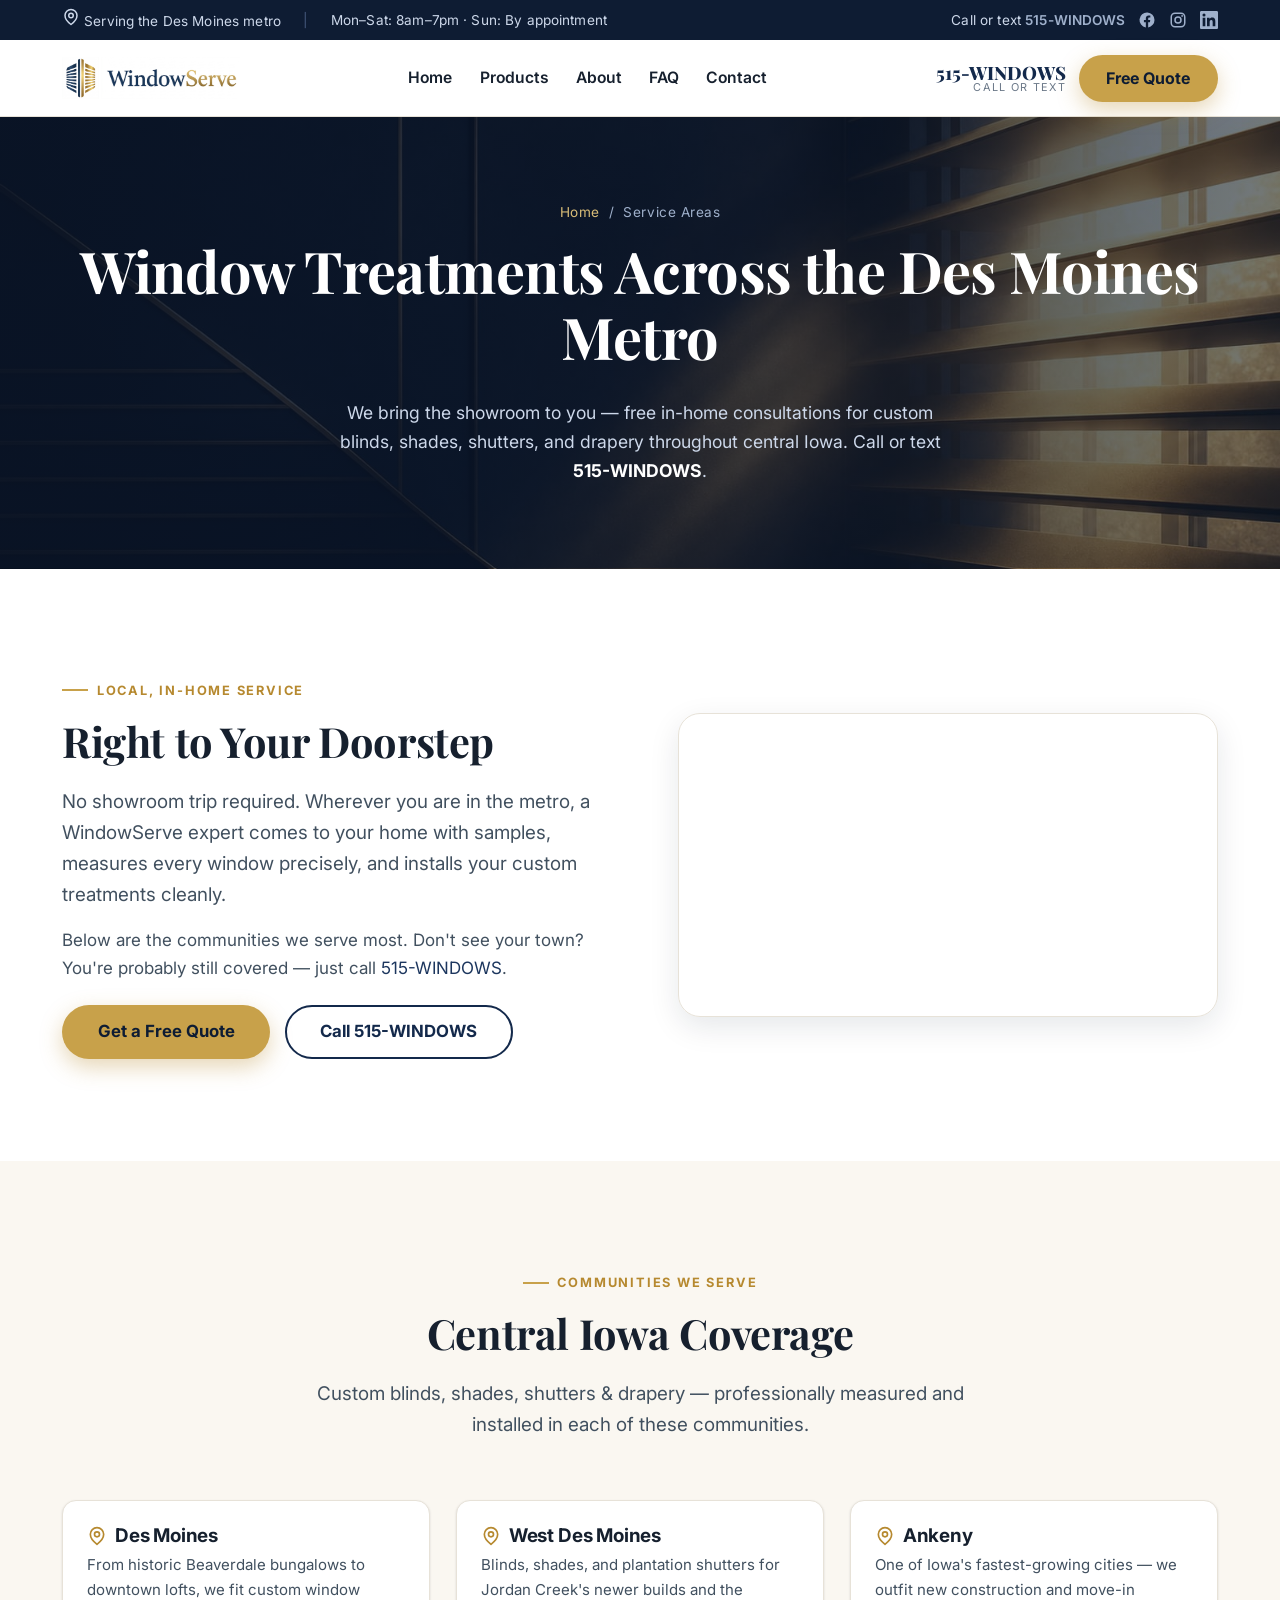
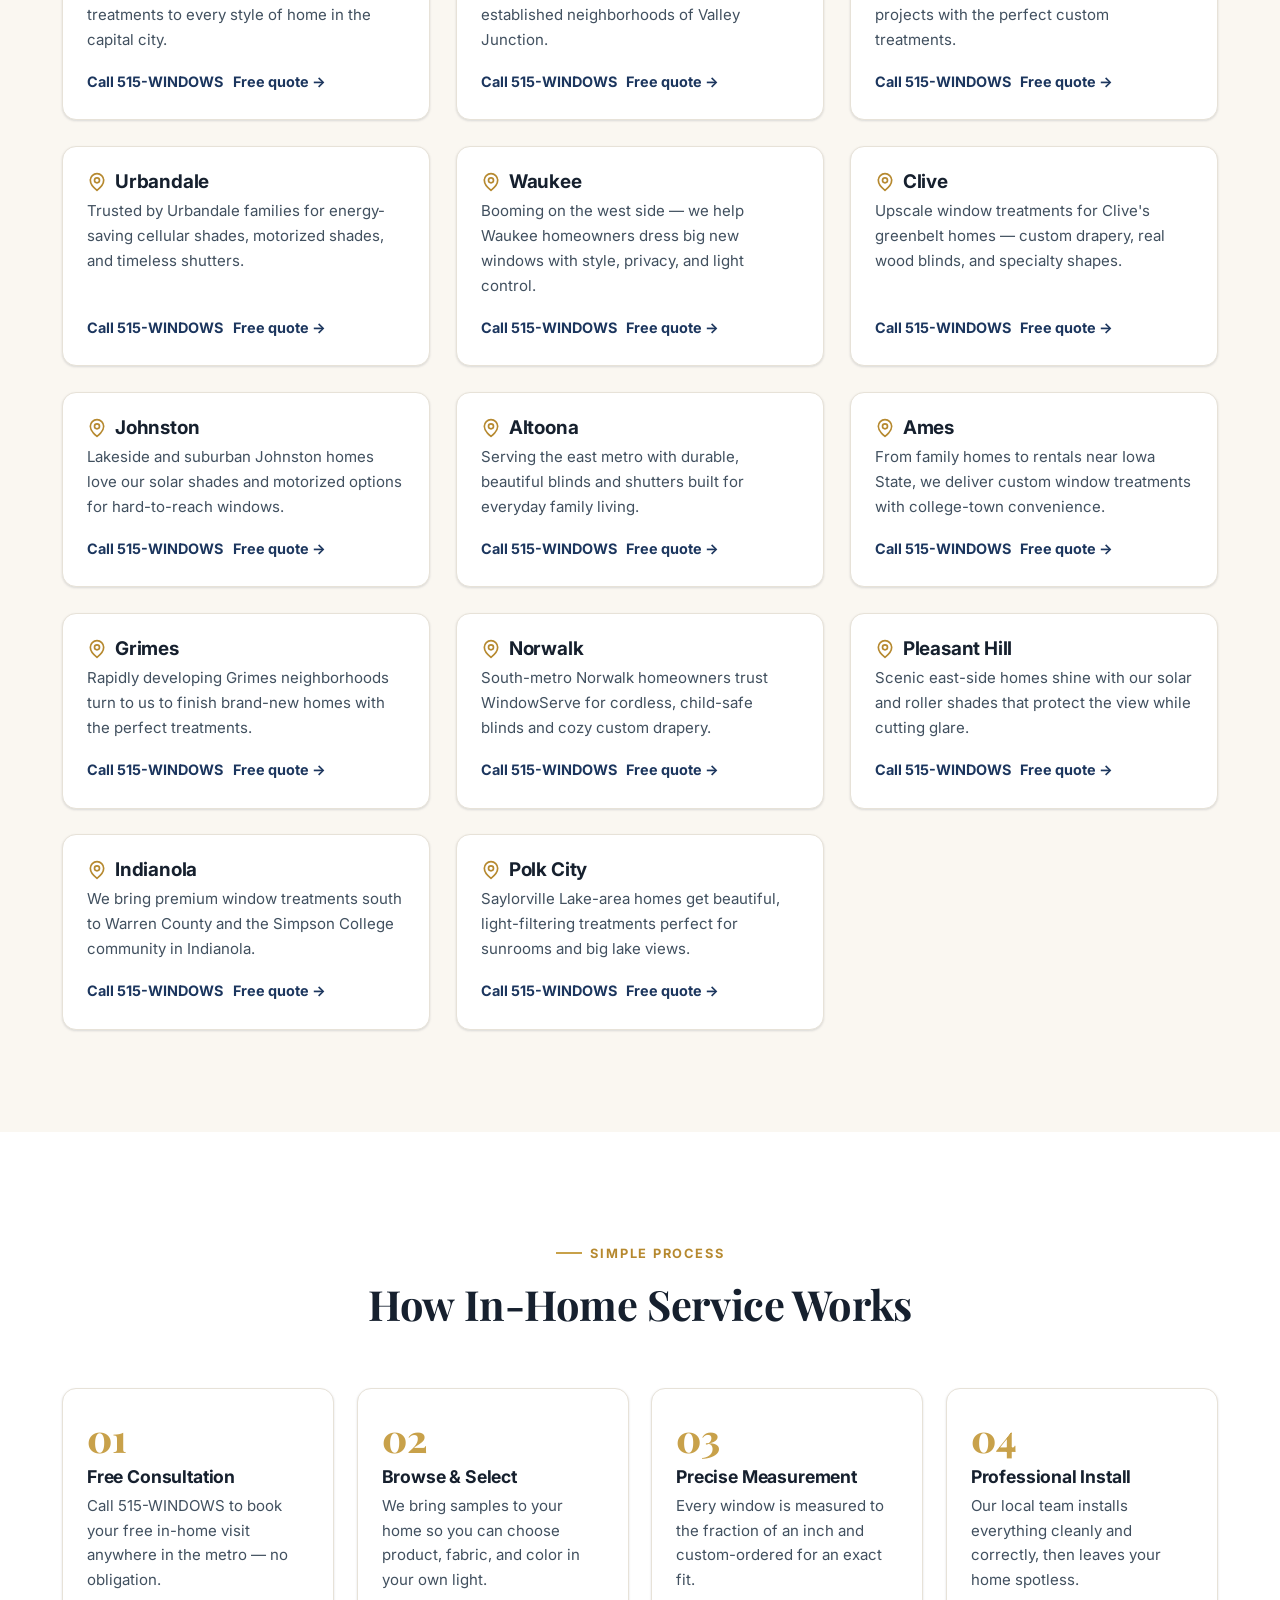
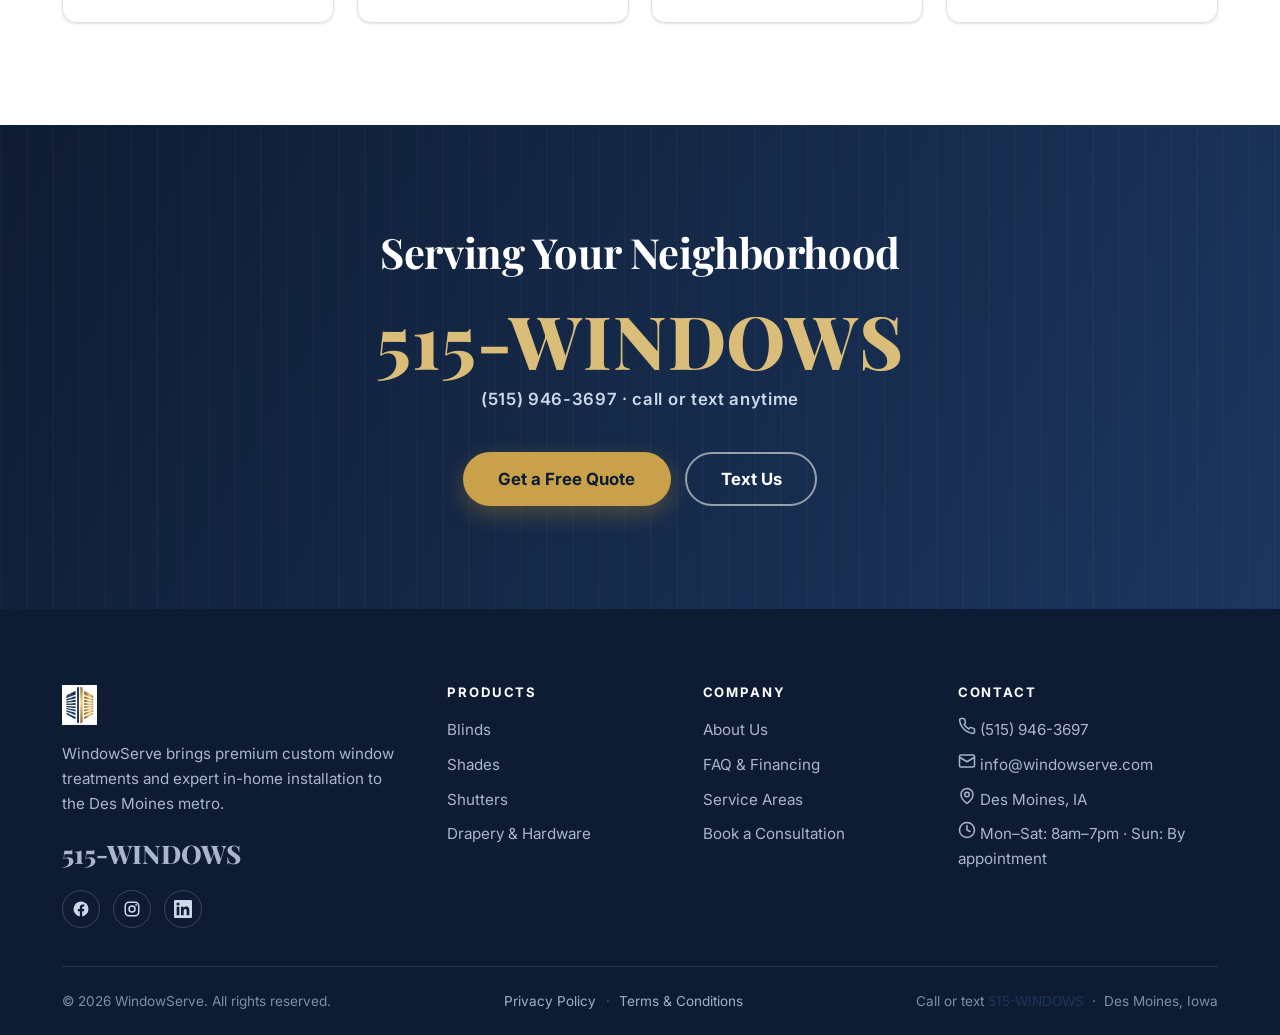
<file: service-areas.html>
<!DOCTYPE html>
<html lang="en">
<head>
  <meta charset="UTF-8" />
  <meta name="viewport" content="width=device-width, initial-scale=1.0" />

  <!-- Google tag (gtag.js) -->
  <script async src="https://www.googletagmanager.com/gtag/js?id=G-3D4KL3PF6Y"></script>
  <script>
    window.dataLayer = window.dataLayer || [];
    function gtag(){dataLayer.push(arguments);}
    gtag('js', new Date());
    gtag('config', 'G-3D4KL3PF6Y');
  </script>
  <title>Service Areas | Window Treatments Across the Des Moines Metro | WindowServe</title>
  <meta name="description" content="WindowServe provides custom blinds, shades, shutters & drapery with free in-home consultations across the Des Moines metro: West Des Moines, Ankeny, Urbandale, Waukee, Clive, Johnston, Altoona, Ames & more. Call or text 515-WINDOWS." />
  <meta name="theme-color" content="#0e1c33" />
  <link rel="canonical" href="https://www.windowserve.com/service-areas.html" />

  <meta property="og:type" content="website" />
  <meta property="og:title" content="Service Areas — WindowServe | Des Moines Metro Window Treatments" />
  <meta property="og:description" content="Free in-home window treatment consultations across central Iowa. Call or text 515-WINDOWS." />
  <meta property="og:image" content="assets/images/brand-banner.jpg" />
  <meta property="og:url" content="https://www.windowserve.com/service-areas.html" />
  <meta name="twitter:card" content="summary_large_image" />

  <link rel="icon" type="image/png" href="assets/brand/favicon.png" />
  <link rel="preconnect" href="https://fonts.googleapis.com" />
  <link rel="preconnect" href="https://fonts.gstatic.com" crossorigin />
  <link href="https://fonts.googleapis.com/css2?family=Inter:wght@400;500;600;700&family=Playfair+Display:wght@600;700;800&display=swap" rel="stylesheet" />
  <link rel="stylesheet" href="assets/css/styles.css?v=20260619j" />
</head>
<body data-page="areas">
  <div id="site-header"></div>

  <main id="main">
    <section class="page-hero page-hero--banner">
      <div class="container">
        <div class="crumbs"><a href="index.html">Home</a> &nbsp;/&nbsp; Service Areas</div>
        <h1>Window Treatments Across the Des Moines Metro</h1>
        <p>We bring the showroom to you — free in-home consultations for custom blinds, shades, shutters, and drapery throughout central Iowa. Call or text <a href="tel:5159463697" style="color:#fff;font-weight:700;">515-WINDOWS</a>.</p>
      </div>
    </section>

    <!-- INTRO + MAP -->
    <section class="section">
      <div class="container">
        <div class="split">
          <div class="reveal">
            <span class="eyebrow">Local, In-Home Service</span>
            <h2>Right to Your Doorstep</h2>
            <p class="lead">No showroom trip required. Wherever you are in the metro, a WindowServe expert comes to your home with samples, measures every window precisely, and installs your custom treatments cleanly.</p>
            <p>Below are the communities we serve most. Don't see your town? You're probably still covered — just call <a href="tel:5159463697">515-WINDOWS</a>.</p>
            <div class="hero__cta" style="margin-top:1.4rem;">
              <a class="btn btn--gold btn--lg" href="contact.html">Get a Free Quote</a>
              <a class="btn btn--ghost-navy btn--lg" href="tel:5159463697">Call 515-WINDOWS</a>
            </div>
          </div>
          <div class="reveal">
            <div class="map-embed">
              <iframe
                title="WindowServe service area — Des Moines metro, Iowa"
                src="https://www.google.com/maps?q=Des%20Moines%2C%20IA&z=10&output=embed"
                loading="lazy"
                referrerpolicy="no-referrer-when-downgrade"
                allowfullscreen></iframe>
            </div>
          </div>
        </div>
      </div>
    </section>

    <!-- AREA CARDS -->
    <section class="section section--cream">
      <div class="container">
        <div class="section-head reveal">
          <span class="eyebrow">Communities We Serve</span>
          <h2>Central Iowa Coverage</h2>
          <p class="lead">Custom blinds, shades, shutters &amp; drapery — professionally measured and installed in each of these communities.</p>
        </div>
        <div class="grid grid--3">

          <article class="area-card reveal" id="des-moines">
            <h3><svg width="20" height="20" viewBox="0 0 24 24" fill="none" stroke="currentColor" stroke-width="2" stroke-linecap="round" stroke-linejoin="round"><path d="M20 10c0 6-8 12-8 12s-8-6-8-12a8 8 0 0 1 16 0z"/><circle cx="12" cy="10" r="3"/></svg>Des Moines</h3>
            <p>From historic Beaverdale bungalows to downtown lofts, we fit custom window treatments to every style of home in the capital city.</p>
            <div class="area-card__cta"><a href="tel:5159463697">Call 515-WINDOWS</a><a href="contact.html">Free quote &rarr;</a></div>
          </article>

          <article class="area-card reveal" id="west-des-moines">
            <h3><svg width="20" height="20" viewBox="0 0 24 24" fill="none" stroke="currentColor" stroke-width="2" stroke-linecap="round" stroke-linejoin="round"><path d="M20 10c0 6-8 12-8 12s-8-6-8-12a8 8 0 0 1 16 0z"/><circle cx="12" cy="10" r="3"/></svg>West Des Moines</h3>
            <p>Blinds, shades, and plantation shutters for Jordan Creek's newer builds and the established neighborhoods of Valley Junction.</p>
            <div class="area-card__cta"><a href="tel:5159463697">Call 515-WINDOWS</a><a href="contact.html">Free quote &rarr;</a></div>
          </article>

          <article class="area-card reveal" id="ankeny">
            <h3><svg width="20" height="20" viewBox="0 0 24 24" fill="none" stroke="currentColor" stroke-width="2" stroke-linecap="round" stroke-linejoin="round"><path d="M20 10c0 6-8 12-8 12s-8-6-8-12a8 8 0 0 1 16 0z"/><circle cx="12" cy="10" r="3"/></svg>Ankeny</h3>
            <p>One of Iowa's fastest-growing cities — we outfit new construction and move-in projects with the perfect custom treatments.</p>
            <div class="area-card__cta"><a href="tel:5159463697">Call 515-WINDOWS</a><a href="contact.html">Free quote &rarr;</a></div>
          </article>

          <article class="area-card reveal" id="urbandale">
            <h3><svg width="20" height="20" viewBox="0 0 24 24" fill="none" stroke="currentColor" stroke-width="2" stroke-linecap="round" stroke-linejoin="round"><path d="M20 10c0 6-8 12-8 12s-8-6-8-12a8 8 0 0 1 16 0z"/><circle cx="12" cy="10" r="3"/></svg>Urbandale</h3>
            <p>Trusted by Urbandale families for energy-saving cellular shades, motorized shades, and timeless shutters.</p>
            <div class="area-card__cta"><a href="tel:5159463697">Call 515-WINDOWS</a><a href="contact.html">Free quote &rarr;</a></div>
          </article>

          <article class="area-card reveal" id="waukee">
            <h3><svg width="20" height="20" viewBox="0 0 24 24" fill="none" stroke="currentColor" stroke-width="2" stroke-linecap="round" stroke-linejoin="round"><path d="M20 10c0 6-8 12-8 12s-8-6-8-12a8 8 0 0 1 16 0z"/><circle cx="12" cy="10" r="3"/></svg>Waukee</h3>
            <p>Booming on the west side — we help Waukee homeowners dress big new windows with style, privacy, and light control.</p>
            <div class="area-card__cta"><a href="tel:5159463697">Call 515-WINDOWS</a><a href="contact.html">Free quote &rarr;</a></div>
          </article>

          <article class="area-card reveal" id="clive">
            <h3><svg width="20" height="20" viewBox="0 0 24 24" fill="none" stroke="currentColor" stroke-width="2" stroke-linecap="round" stroke-linejoin="round"><path d="M20 10c0 6-8 12-8 12s-8-6-8-12a8 8 0 0 1 16 0z"/><circle cx="12" cy="10" r="3"/></svg>Clive</h3>
            <p>Upscale window treatments for Clive's greenbelt homes — custom drapery, real wood blinds, and specialty shapes.</p>
            <div class="area-card__cta"><a href="tel:5159463697">Call 515-WINDOWS</a><a href="contact.html">Free quote &rarr;</a></div>
          </article>

          <article class="area-card reveal" id="johnston">
            <h3><svg width="20" height="20" viewBox="0 0 24 24" fill="none" stroke="currentColor" stroke-width="2" stroke-linecap="round" stroke-linejoin="round"><path d="M20 10c0 6-8 12-8 12s-8-6-8-12a8 8 0 0 1 16 0z"/><circle cx="12" cy="10" r="3"/></svg>Johnston</h3>
            <p>Lakeside and suburban Johnston homes love our solar shades and motorized options for hard-to-reach windows.</p>
            <div class="area-card__cta"><a href="tel:5159463697">Call 515-WINDOWS</a><a href="contact.html">Free quote &rarr;</a></div>
          </article>

          <article class="area-card reveal" id="altoona">
            <h3><svg width="20" height="20" viewBox="0 0 24 24" fill="none" stroke="currentColor" stroke-width="2" stroke-linecap="round" stroke-linejoin="round"><path d="M20 10c0 6-8 12-8 12s-8-6-8-12a8 8 0 0 1 16 0z"/><circle cx="12" cy="10" r="3"/></svg>Altoona</h3>
            <p>Serving the east metro with durable, beautiful blinds and shutters built for everyday family living.</p>
            <div class="area-card__cta"><a href="tel:5159463697">Call 515-WINDOWS</a><a href="contact.html">Free quote &rarr;</a></div>
          </article>

          <article class="area-card reveal" id="ames">
            <h3><svg width="20" height="20" viewBox="0 0 24 24" fill="none" stroke="currentColor" stroke-width="2" stroke-linecap="round" stroke-linejoin="round"><path d="M20 10c0 6-8 12-8 12s-8-6-8-12a8 8 0 0 1 16 0z"/><circle cx="12" cy="10" r="3"/></svg>Ames</h3>
            <p>From family homes to rentals near Iowa State, we deliver custom window treatments with college-town convenience.</p>
            <div class="area-card__cta"><a href="tel:5159463697">Call 515-WINDOWS</a><a href="contact.html">Free quote &rarr;</a></div>
          </article>

          <article class="area-card reveal" id="grimes">
            <h3><svg width="20" height="20" viewBox="0 0 24 24" fill="none" stroke="currentColor" stroke-width="2" stroke-linecap="round" stroke-linejoin="round"><path d="M20 10c0 6-8 12-8 12s-8-6-8-12a8 8 0 0 1 16 0z"/><circle cx="12" cy="10" r="3"/></svg>Grimes</h3>
            <p>Rapidly developing Grimes neighborhoods turn to us to finish brand-new homes with the perfect treatments.</p>
            <div class="area-card__cta"><a href="tel:5159463697">Call 515-WINDOWS</a><a href="contact.html">Free quote &rarr;</a></div>
          </article>

          <article class="area-card reveal" id="norwalk">
            <h3><svg width="20" height="20" viewBox="0 0 24 24" fill="none" stroke="currentColor" stroke-width="2" stroke-linecap="round" stroke-linejoin="round"><path d="M20 10c0 6-8 12-8 12s-8-6-8-12a8 8 0 0 1 16 0z"/><circle cx="12" cy="10" r="3"/></svg>Norwalk</h3>
            <p>South-metro Norwalk homeowners trust WindowServe for cordless, child-safe blinds and cozy custom drapery.</p>
            <div class="area-card__cta"><a href="tel:5159463697">Call 515-WINDOWS</a><a href="contact.html">Free quote &rarr;</a></div>
          </article>

          <article class="area-card reveal" id="pleasant-hill">
            <h3><svg width="20" height="20" viewBox="0 0 24 24" fill="none" stroke="currentColor" stroke-width="2" stroke-linecap="round" stroke-linejoin="round"><path d="M20 10c0 6-8 12-8 12s-8-6-8-12a8 8 0 0 1 16 0z"/><circle cx="12" cy="10" r="3"/></svg>Pleasant Hill</h3>
            <p>Scenic east-side homes shine with our solar and roller shades that protect the view while cutting glare.</p>
            <div class="area-card__cta"><a href="tel:5159463697">Call 515-WINDOWS</a><a href="contact.html">Free quote &rarr;</a></div>
          </article>

          <article class="area-card reveal" id="indianola">
            <h3><svg width="20" height="20" viewBox="0 0 24 24" fill="none" stroke="currentColor" stroke-width="2" stroke-linecap="round" stroke-linejoin="round"><path d="M20 10c0 6-8 12-8 12s-8-6-8-12a8 8 0 0 1 16 0z"/><circle cx="12" cy="10" r="3"/></svg>Indianola</h3>
            <p>We bring premium window treatments south to Warren County and the Simpson College community in Indianola.</p>
            <div class="area-card__cta"><a href="tel:5159463697">Call 515-WINDOWS</a><a href="contact.html">Free quote &rarr;</a></div>
          </article>

          <article class="area-card reveal" id="polk-city">
            <h3><svg width="20" height="20" viewBox="0 0 24 24" fill="none" stroke="currentColor" stroke-width="2" stroke-linecap="round" stroke-linejoin="round"><path d="M20 10c0 6-8 12-8 12s-8-6-8-12a8 8 0 0 1 16 0z"/><circle cx="12" cy="10" r="3"/></svg>Polk City</h3>
            <p>Saylorville Lake-area homes get beautiful, light-filtering treatments perfect for sunrooms and big lake views.</p>
            <div class="area-card__cta"><a href="tel:5159463697">Call 515-WINDOWS</a><a href="contact.html">Free quote &rarr;</a></div>
          </article>

        </div>
      </div>
    </section>

    <!-- PROCESS -->
    <section class="section">
      <div class="container">
        <div class="section-head reveal">
          <span class="eyebrow">Simple Process</span>
          <h2>How In-Home Service Works</h2>
        </div>
        <div class="steps">
          <div class="step reveal"><div class="step__num">01</div><h3>Free Consultation</h3><p>Call 515-WINDOWS to book your free in-home visit anywhere in the metro — no obligation.</p></div>
          <div class="step reveal"><div class="step__num">02</div><h3>Browse &amp; Select</h3><p>We bring samples to your home so you can choose product, fabric, and color in your own light.</p></div>
          <div class="step reveal"><div class="step__num">03</div><h3>Precise Measurement</h3><p>Every window is measured to the fraction of an inch and custom-ordered for an exact fit.</p></div>
          <div class="step reveal"><div class="step__num">04</div><h3>Professional Install</h3><p>Our local team installs everything cleanly and correctly, then leaves your home spotless.</p></div>
        </div>
      </div>
    </section>

    <!-- CTA -->
    <section class="section phone-band">
      <div class="container phone-band__inner">
        <h2>Serving Your Neighborhood</h2>
        <div class="phone-vanity-xl">
          <a href="tel:5159463697">515-WINDOWS</a>
          <span class="digits">(515) 946-3697 · call or text anytime</span>
        </div>
        <div class="phone-band__actions">
          <a class="btn btn--gold btn--lg" href="contact.html">Get a Free Quote</a>
          <a class="btn btn--ghost btn--lg" href="sms:5159463697">Text Us</a>
        </div>
      </div>
    </section>
  </main>

  <div id="site-footer"></div>

  <!-- Service + area structured data -->
  <script type="application/ld+json">
  {
    "@context": "https://schema.org",
    "@type": "Service",
    "serviceType": "Custom window treatment sales and installation",
    "provider": {
      "@type": "HomeAndConstructionBusiness",
      "name": "WindowServe",
      "telephone": "+1-515-946-3697",
      "email": "info@windowserve.com",
      "url": "https://www.windowserve.com/",
      "address": { "@type": "PostalAddress", "addressLocality": "Des Moines", "addressRegion": "IA", "addressCountry": "US" }
    },
    "areaServed": [
      { "@type": "City", "name": "Des Moines, IA" },
      { "@type": "City", "name": "West Des Moines, IA" },
      { "@type": "City", "name": "Ankeny, IA" },
      { "@type": "City", "name": "Urbandale, IA" },
      { "@type": "City", "name": "Waukee, IA" },
      { "@type": "City", "name": "Clive, IA" },
      { "@type": "City", "name": "Johnston, IA" },
      { "@type": "City", "name": "Altoona, IA" },
      { "@type": "City", "name": "Ames, IA" },
      { "@type": "City", "name": "Grimes, IA" },
      { "@type": "City", "name": "Norwalk, IA" },
      { "@type": "City", "name": "Pleasant Hill, IA" },
      { "@type": "City", "name": "Indianola, IA" },
      { "@type": "City", "name": "Polk City, IA" }
    ]
  }
  </script>

  <script src="assets/js/config.js?v=20260619j"></script>
  <script src="assets/js/main.js?v=20260619j"></script>
</body>
</html>
</file>
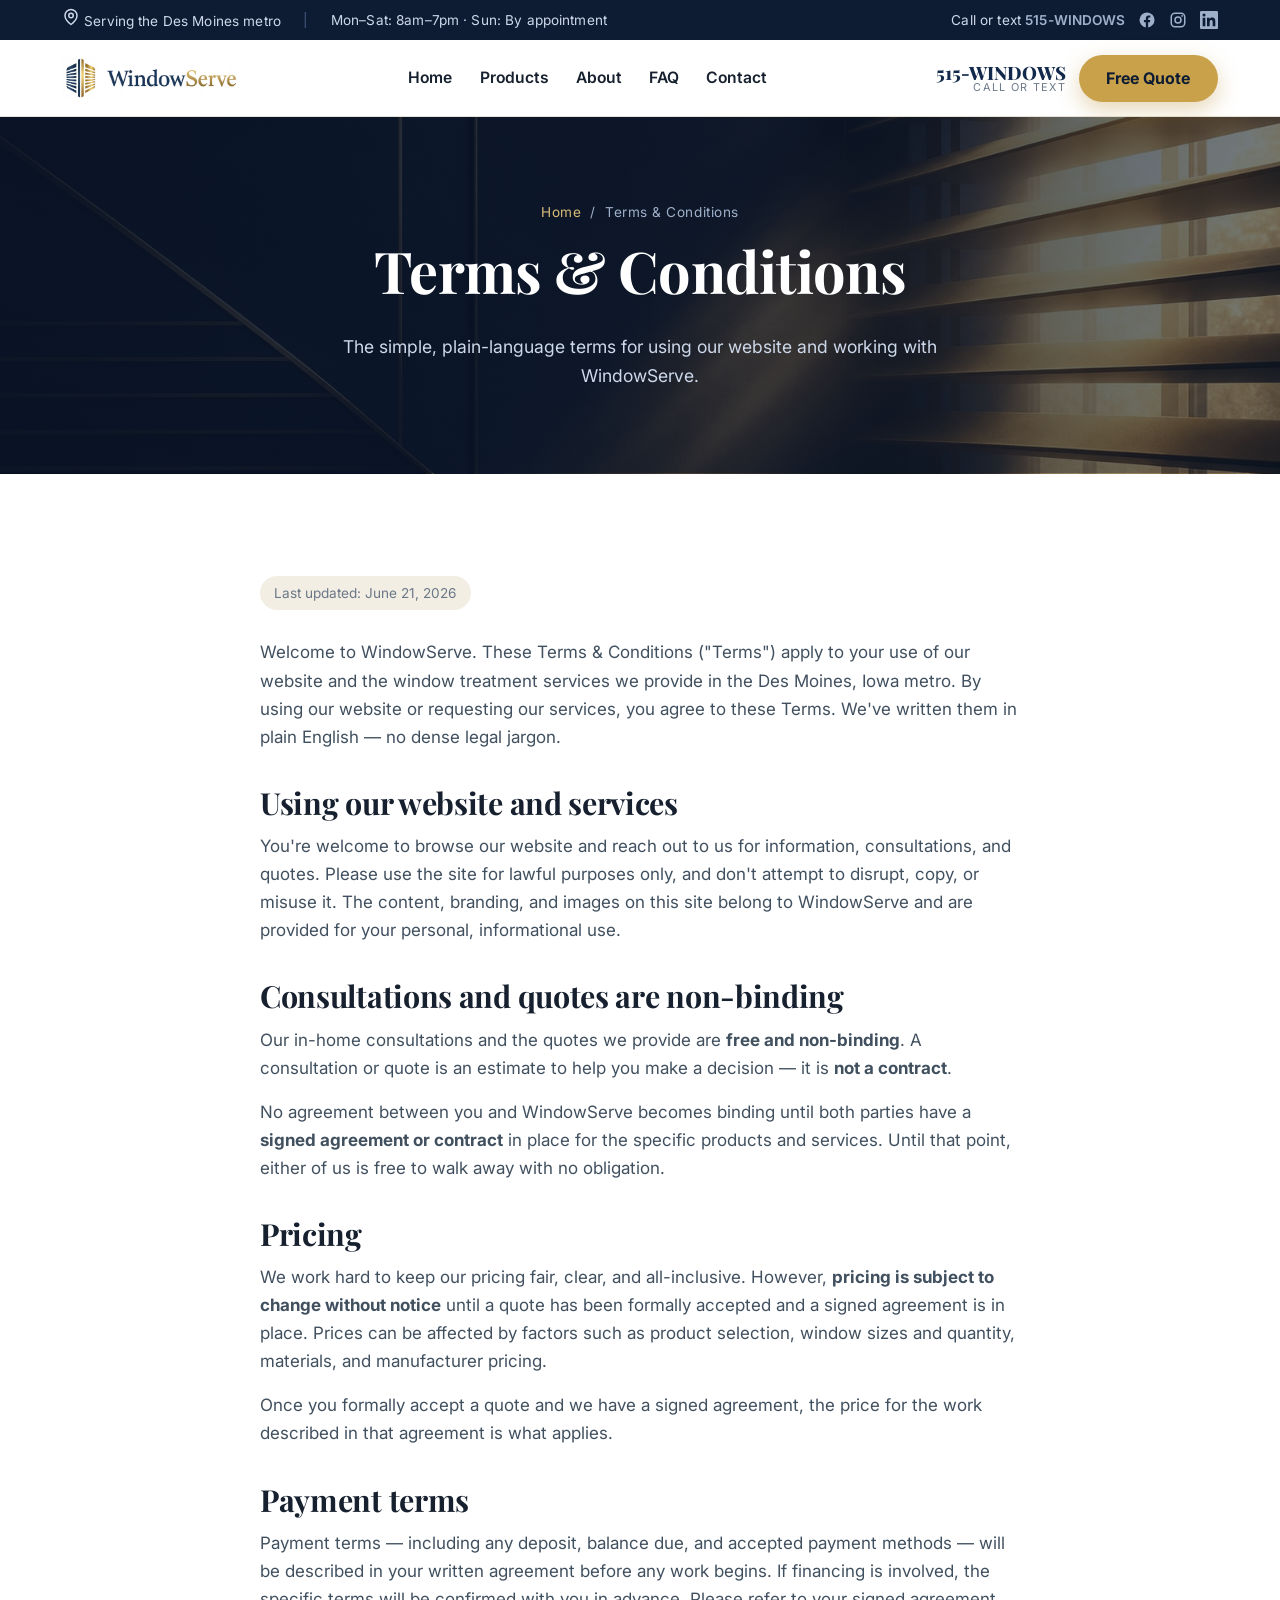
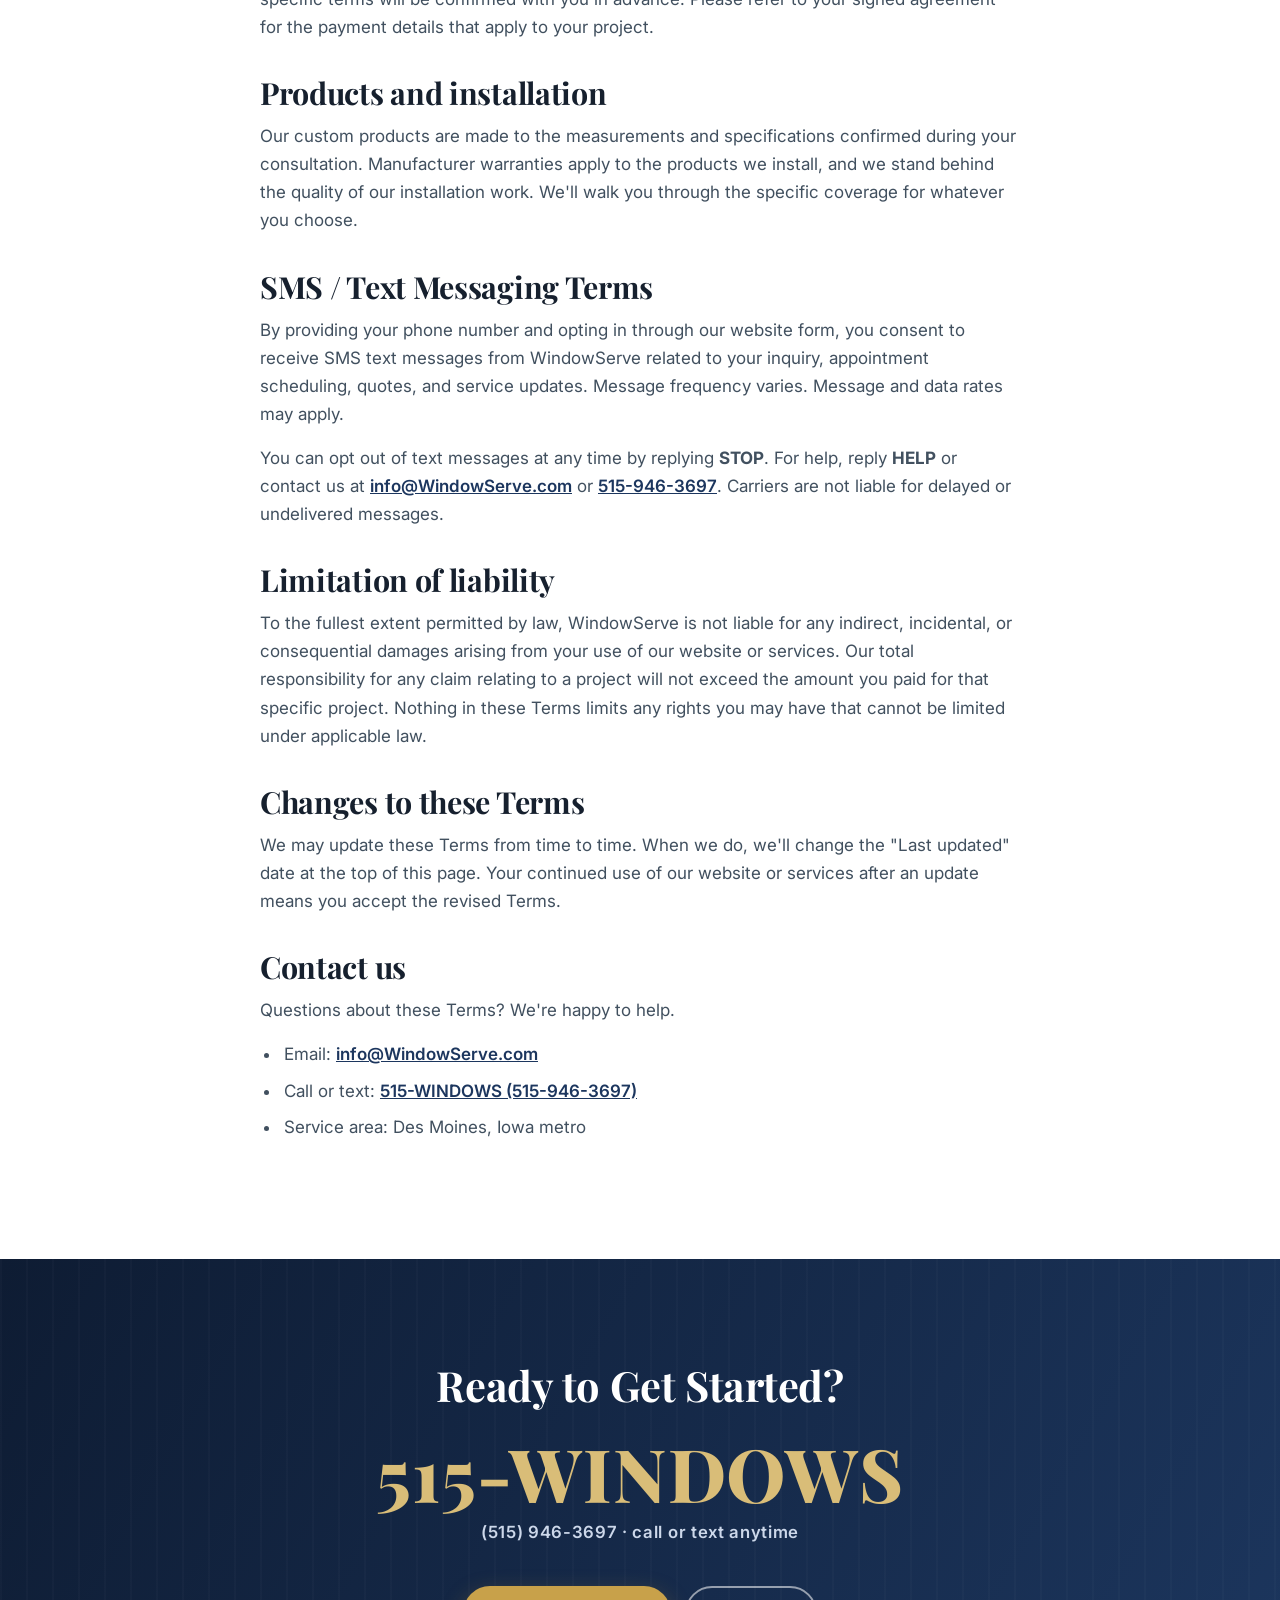
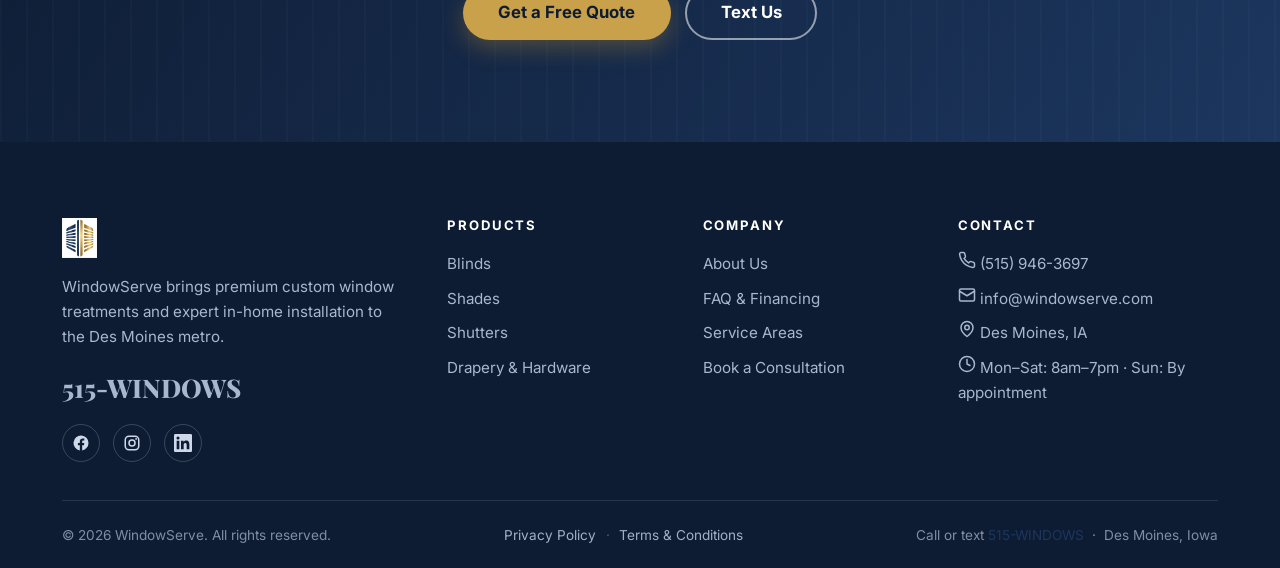
<file: terms-of-conditions.html>
<!DOCTYPE html>
<html lang="en">
<head>
  <meta charset="UTF-8" />
  <meta name="viewport" content="width=device-width, initial-scale=1.0" />

  <!-- Google tag (gtag.js) -->
  <script async src="https://www.googletagmanager.com/gtag/js?id=G-3D4KL3PF6Y"></script>
  <script>
    window.dataLayer = window.dataLayer || [];
    function gtag(){dataLayer.push(arguments);}
    gtag('js', new Date());
    gtag('config', 'G-3D4KL3PF6Y');
  </script>
  <title>Terms &amp; Conditions | WindowServe — Des Moines Window Treatments</title>
  <meta name="description" content="The terms for using the WindowServe website and services, including quotes, pricing, payment, and limitation of liability. Questions? Call or text 515-WINDOWS." />
  <meta name="theme-color" content="#0e1c33" />
  <link rel="canonical" href="https://www.windowserve.com/terms-of-conditions.html" />

  <meta property="og:type" content="website" />
  <meta property="og:title" content="Terms & Conditions | WindowServe" />
  <meta property="og:description" content="The terms for using the WindowServe website and services in the Des Moines metro." />
  <meta property="og:image" content="assets/images/brand-banner.jpg" />
  <meta property="og:url" content="https://www.windowserve.com/terms-of-conditions.html" />
  <meta name="twitter:card" content="summary_large_image" />

  <link rel="icon" type="image/png" href="assets/brand/favicon.png" />
  <link rel="preconnect" href="https://fonts.googleapis.com" />
  <link rel="preconnect" href="https://fonts.gstatic.com" crossorigin />
  <link href="https://fonts.googleapis.com/css2?family=Inter:wght@400;500;600;700&family=Playfair+Display:wght@600;700;800&display=swap" rel="stylesheet" />
  <link rel="stylesheet" href="assets/css/styles.css?v=20260619j" />
</head>
<body data-page="terms">
  <div id="site-header"></div>

  <main id="main">
    <section class="page-hero page-hero--banner">
      <div class="container">
        <div class="crumbs"><a href="index.html">Home</a> &nbsp;/&nbsp; Terms &amp; Conditions</div>
        <h1>Terms &amp; Conditions</h1>
        <p>The simple, plain-language terms for using our website and working with WindowServe.</p>
      </div>
    </section>

    <section class="section">
      <div class="container">
        <div class="prose reveal">
          <span class="prose__updated">Last updated: June 21, 2026</span>

          <p>Welcome to WindowServe. These Terms &amp; Conditions ("Terms") apply to your use of our website and the window treatment services we provide in the Des Moines, Iowa metro. By using our website or requesting our services, you agree to these Terms. We've written them in plain English — no dense legal jargon.</p>

          <h2>Using our website and services</h2>
          <p>You're welcome to browse our website and reach out to us for information, consultations, and quotes. Please use the site for lawful purposes only, and don't attempt to disrupt, copy, or misuse it. The content, branding, and images on this site belong to WindowServe and are provided for your personal, informational use.</p>

          <h2>Consultations and quotes are non-binding</h2>
          <p>Our in-home consultations and the quotes we provide are <b>free and non-binding</b>. A consultation or quote is an estimate to help you make a decision — it is <b>not a contract</b>.</p>
          <p>No agreement between you and WindowServe becomes binding until both parties have a <b>signed agreement or contract</b> in place for the specific products and services. Until that point, either of us is free to walk away with no obligation.</p>

          <h2>Pricing</h2>
          <p>We work hard to keep our pricing fair, clear, and all-inclusive. However, <b>pricing is subject to change without notice</b> until a quote has been formally accepted and a signed agreement is in place. Prices can be affected by factors such as product selection, window sizes and quantity, materials, and manufacturer pricing.</p>
          <p>Once you formally accept a quote and we have a signed agreement, the price for the work described in that agreement is what applies.</p>

          <h2>Payment terms</h2>
          <p>Payment terms — including any deposit, balance due, and accepted payment methods — will be described in your written agreement before any work begins. If financing is involved, the specific terms will be confirmed with you in advance. Please refer to your signed agreement for the payment details that apply to your project.</p>

          <h2>Products and installation</h2>
          <p>Our custom products are made to the measurements and specifications confirmed during your consultation. Manufacturer warranties apply to the products we install, and we stand behind the quality of our installation work. We'll walk you through the specific coverage for whatever you choose.</p>

          <h2>SMS / Text Messaging Terms</h2>
          <p>By providing your phone number and opting in through our website form, you consent to receive SMS text messages from WindowServe related to your inquiry, appointment scheduling, quotes, and service updates. Message frequency varies. Message and data rates may apply.</p>
          <p>You can opt out of text messages at any time by replying <b>STOP</b>. For help, reply <b>HELP</b> or contact us at <a href="mailto:info@windowserve.com">info@WindowServe.com</a> or <a href="tel:5159463697">515-946-3697</a>. Carriers are not liable for delayed or undelivered messages.</p>

          <h2>Limitation of liability</h2>
          <p>To the fullest extent permitted by law, WindowServe is not liable for any indirect, incidental, or consequential damages arising from your use of our website or services. Our total responsibility for any claim relating to a project will not exceed the amount you paid for that specific project. Nothing in these Terms limits any rights you may have that cannot be limited under applicable law.</p>

          <h2>Changes to these Terms</h2>
          <p>We may update these Terms from time to time. When we do, we'll change the "Last updated" date at the top of this page. Your continued use of our website or services after an update means you accept the revised Terms.</p>

          <h2>Contact us</h2>
          <p>Questions about these Terms? We're happy to help.</p>
          <ul>
            <li>Email: <a href="mailto:info@WindowServe.com">info@WindowServe.com</a></li>
            <li>Call or text: <a href="tel:5159463697">515-WINDOWS (515-946-3697)</a></li>
            <li>Service area: Des Moines, Iowa metro</li>
          </ul>
        </div>
      </div>
    </section>

    <!-- CTA -->
    <section class="section phone-band">
      <div class="container phone-band__inner">
        <h2>Ready to Get Started?</h2>
        <div class="phone-vanity-xl">
          <a href="tel:5159463697">515-WINDOWS</a>
          <span class="digits">(515) 946-3697 · call or text anytime</span>
        </div>
        <div class="phone-band__actions">
          <a class="btn btn--gold btn--lg" href="contact.html">Get a Free Quote</a>
          <a class="btn btn--ghost btn--lg" href="sms:5159463697">Text Us</a>
        </div>
      </div>
    </section>
  </main>

  <div id="site-footer"></div>

  <script src="assets/js/config.js?v=20260619j"></script>
  <script src="assets/js/main.js?v=20260619j"></script>
</body>
</html>
</file>
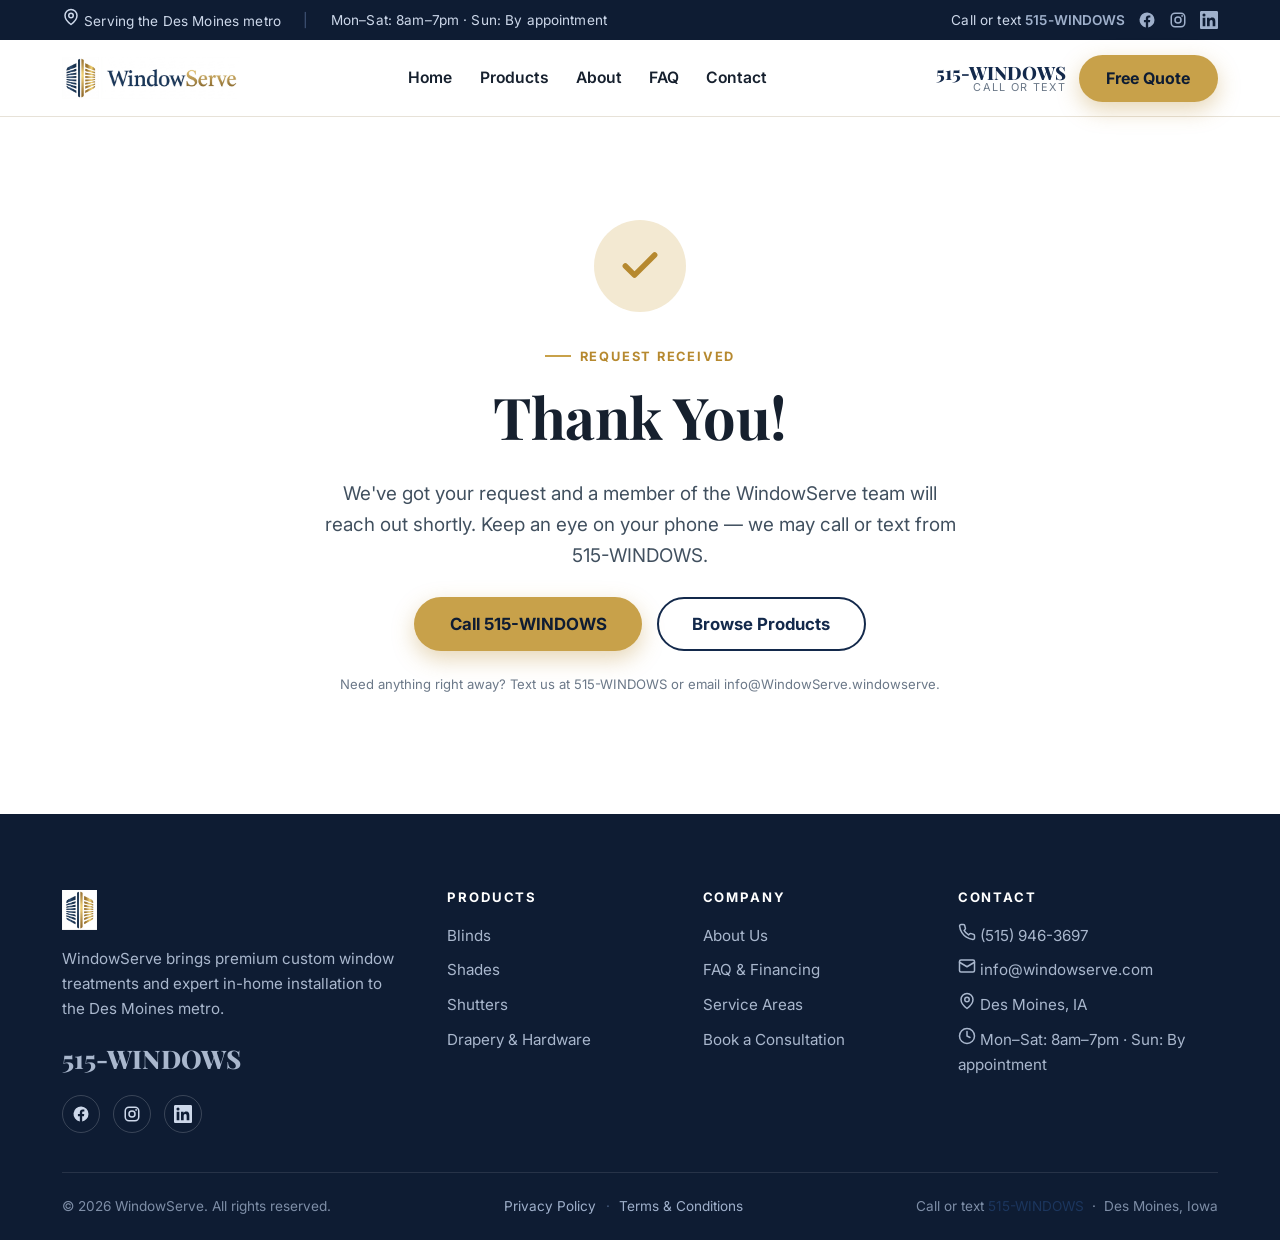
<file: thank-you.html>
<!DOCTYPE html>
<html lang="en">
<head>
  <meta charset="UTF-8" />
  <meta name="viewport" content="width=device-width, initial-scale=1.0" />

  <!-- Google tag (gtag.js) -->
  <script async src="https://www.googletagmanager.com/gtag/js?id=G-3D4KL3PF6Y"></script>
  <script>
    window.dataLayer = window.dataLayer || [];
    function gtag(){dataLayer.push(arguments);}
    gtag('js', new Date());
    gtag('config', 'G-3D4KL3PF6Y');
    // Fire a lead conversion when a visitor reaches the thank-you page.
    gtag('event', 'generate_lead', {
      event_category: 'engagement',
      event_label: 'quote_form_submitted'
    });
  </script>
  <title>Thank You | WindowServe</title>
  <meta name="description" content="Thanks for reaching out to WindowServe. We'll be in touch shortly. For anything urgent, call or text 515-WINDOWS." />
  <meta name="robots" content="noindex" />
  <meta name="theme-color" content="#0e1c33" />

  <link rel="icon" type="image/png" href="assets/brand/favicon.png" />
  <link rel="preconnect" href="https://fonts.googleapis.com" />
  <link rel="preconnect" href="https://fonts.gstatic.com" crossorigin />
  <link href="https://fonts.googleapis.com/css2?family=Inter:wght@400;500;600;700&family=Playfair+Display:wght@600;700;800&display=swap" rel="stylesheet" />
  <link rel="stylesheet" href="assets/css/styles.css?v=20260619j" />
</head>
<body data-page="">
  <div id="site-header"></div>

  <main id="main">
    <section class="section">
      <div class="container">
        <div class="ty">
          <div class="ty__check">
            <svg width="44" height="44" viewBox="0 0 24 24" fill="none" stroke="currentColor" stroke-width="3" stroke-linecap="round" stroke-linejoin="round"><path d="M20 6 9 17l-5-5"/></svg>
          </div>
          <span class="eyebrow" style="justify-content:center;">Request Received</span>
          <h1>Thank You!</h1>
          <p class="lead">We've got your request and a member of the WindowServe team will reach out shortly. Keep an eye on your phone — we may call or text from 515-WINDOWS.</p>
          <div class="hero__cta" style="justify-content:center;margin-top:1.6rem;">
            <a class="btn btn--gold btn--lg" href="tel:5159463697">Call 515-WINDOWS</a>
            <a class="btn btn--ghost-navy btn--lg" href="products.html">Browse Products</a>
          </div>
          <p class="embed-note" style="margin-top:1.4rem;">Need anything right away? Text us at 515-WINDOWS or email info@WindowServe.windowserve.</p>
        </div>
      </div>
    </section>
  </main>

  <div id="site-footer"></div>

  <!-- Conversion event hook: add your GA4 / Meta Pixel / GHL tracking here -->
  <script src="assets/js/config.js?v=20260619j"></script>
  <script src="assets/js/main.js?v=20260619j"></script>
</body>
</html>
</file>
<file: assets/css/styles.css>
/* =========================================================
   WindowServe — Design System
   Navy + Gold premium palette (matches brand mark)
   ========================================================= */

:root {
  /* Brand */
  --navy-900: #0e1c33;
  --navy-800: #13294b;
  --navy-700: #1c365e;
  --navy-600: #274a7d;
  --gold-600: #b6892f;
  --gold-500: #c8a14a;
  --gold-400: #d9bd78;
  --gold-100: #f3e9d2;

  /* Neutrals */
  --ink: #16202e;
  --body: #41505f;
  --muted: #6b7888;
  --line: #e7e2d8;
  --cream: #faf7f1;
  --cream-2: #f3eee4;
  --white: #ffffff;

  /* Effects */
  --shadow-sm: 0 1px 3px rgba(14, 28, 51, .08), 0 1px 2px rgba(14, 28, 51, .06);
  --shadow-md: 0 10px 30px rgba(14, 28, 51, .10);
  --shadow-lg: 0 24px 60px rgba(14, 28, 51, .18);
  --radius: 14px;
  --radius-lg: 22px;
  --maxw: 1200px;
  --header-h: 76px;

  --serif: "Playfair Display", Georgia, "Times New Roman", serif;
  --sans: "Inter", system-ui, -apple-system, "Segoe UI", Roboto, Helvetica, Arial, sans-serif;
}

/* ---------- Reset ---------- */
*, *::before, *::after { box-sizing: border-box; }
html { scroll-behavior: smooth; -webkit-text-size-adjust: 100%; }
body {
  margin: 0;
  font-family: var(--sans);
  color: var(--body);
  background: var(--white);
  line-height: 1.65;
  font-size: 17px;
  -webkit-font-smoothing: antialiased;
  text-rendering: optimizeLegibility;
}
img { max-width: 100%; display: block; }
a { color: var(--navy-700); text-decoration: none; }
h1, h2, h3, h4 { color: var(--ink); font-family: var(--serif); font-weight: 700; line-height: 1.15; margin: 0 0 .5em; letter-spacing: -.01em; }
h1 { font-size: clamp(2.1rem, 5vw, 3.6rem); }
h2 { font-size: clamp(1.7rem, 3.6vw, 2.6rem); }
h3 { font-size: 1.25rem; }
p { margin: 0 0 1rem; }
ul { margin: 0; padding: 0; }

/* ---------- Layout helpers ---------- */
.container { width: 100%; max-width: var(--maxw); margin: 0 auto; padding: 0 22px; }
.section { padding: clamp(56px, 8vw, 104px) 0; }
.section--cream { background: var(--cream); }
.section--navy { background: var(--navy-800); color: #d7e0ee; }
.section--navy h2, .section--navy h3 { color: #fff; }
.center { text-align: center; }
.mx-auto { margin-left: auto; margin-right: auto; }
.measure { max-width: 640px; }
.eyebrow {
  display: inline-flex; align-items: center; gap: .55rem;
  font-family: var(--sans); font-weight: 700; font-size: .8rem;
  letter-spacing: .14em; text-transform: uppercase; color: var(--gold-600);
  margin-bottom: 1rem;
}
.eyebrow::before { content: ""; width: 26px; height: 2px; background: var(--gold-500); display: inline-block; }
.section--navy .eyebrow { color: var(--gold-400); }
.lead { font-size: 1.18rem; color: var(--body); }
.section--navy .lead { color: #b9c6db; }

/* ---------- Buttons ---------- */
.btn {
  --btn-bg: var(--gold-500);
  display: inline-flex; align-items: center; justify-content: center; gap: .55rem;
  font-family: var(--sans); font-weight: 700; font-size: 1rem;
  padding: .85rem 1.6rem; border-radius: 999px; border: 2px solid transparent;
  cursor: pointer; transition: transform .15s ease, box-shadow .2s ease, background .2s ease, color .2s ease;
  white-space: nowrap; line-height: 1;
}
.btn:hover { transform: translateY(-2px); }
.btn--gold { background: var(--gold-500); color: var(--navy-900); box-shadow: 0 8px 22px rgba(184, 137, 47, .35); }
.btn--gold:hover { background: var(--gold-400); }
.btn--navy { background: var(--navy-800); color: #fff; }
.btn--navy:hover { background: var(--navy-700); }
.btn--ghost { background: transparent; color: #fff; border-color: rgba(255,255,255,.55); }
.btn--ghost:hover { background: rgba(255,255,255,.12); border-color: #fff; }
.btn--ghost-navy { background: transparent; color: var(--navy-800); border-color: var(--navy-800); }
.btn--ghost-navy:hover { background: var(--navy-800); color: #fff; }
.btn--lg { padding: 1.05rem 2.1rem; font-size: 1.05rem; }
.btn--block { width: 100%; }
.btn__short { display: none; }

/* ---------- Top utility bar ---------- */
.topbar {
  background: var(--navy-900); color: #cdd8ea;
  font-size: .85rem; letter-spacing: .01em;
}
.topbar__inner { display: flex; align-items: center; justify-content: space-between; flex-wrap: wrap; gap: 2px 1rem; padding: 8px 22px; max-width: var(--maxw); margin: 0 auto; }
.topbar a { color: #e7c87a; font-weight: 600; }
.topbar__left { display: flex; gap: 1.4rem; align-items: center; min-width: 0; }
.topbar__left .sep { color: #44597c; }
.topbar__socials { display: flex; gap: .8rem; align-items: center; flex: none; }
.topbar__socials a { color: #9fb0cb; display: inline-flex; align-items: center; }
.topbar__socials a:hover { color: #fff; }
.topbar__socials svg, .footer__socials svg { display: block; }

/* ---------- Header ---------- */
/* The header markup is injected into #site-header; display:contents lets the
   white header stick to the viewport (the navy topbar scrolls away above it). */
#site-header { display: contents; }
.site-header {
  position: sticky; top: 0; z-index: 60;
  background: rgba(255,255,255,.96); backdrop-filter: saturate(140%) blur(8px);
  border-bottom: 1px solid var(--line);
}
.header__inner { display: flex; align-items: center; justify-content: space-between; gap: 1.2rem; height: var(--header-h); }
.brand { display: flex; align-items: center; gap: .1rem; }
.brand__icon { height: 42px; width: auto; flex: none; }
.brand__wordmark { height: 42px; width: auto; display: block; }
.nav { display: flex; align-items: center; gap: 1.7rem; }
.nav a { font-weight: 600; color: var(--ink); font-size: .98rem; position: relative; }
.nav a:hover { color: var(--navy-700); }
.nav a::after { content: ""; position: absolute; left: 0; right: 100%; bottom: -6px; height: 2px; background: var(--gold-500); transition: right .25s ease; }
.nav a:hover::after { right: 0; }
.header__cta { display: flex; align-items: center; gap: .8rem; }
.header__phone { display: inline-flex; flex-direction: column; line-height: 1.05; text-align: right; }
.header__phone .vanity { font-family: var(--serif); font-weight: 800; font-size: 1.15rem; color: var(--navy-800); }
.header__phone .label { font-size: .68rem; letter-spacing: .12em; text-transform: uppercase; color: var(--muted); }
.hamburger { display: none; border: 0; background: transparent; cursor: pointer; padding: 8px; }
.hamburger span { display: block; width: 26px; height: 2px; background: var(--navy-800); margin: 5px 0; transition: .25s; }
.nav-open .hamburger span:nth-child(1) { transform: translateY(7px) rotate(45deg); }
.nav-open .hamburger span:nth-child(2) { opacity: 0; }
.nav-open .hamburger span:nth-child(3) { transform: translateY(-7px) rotate(-45deg); }

/* ---------- Hero ---------- */
.hero { position: relative; color: #fff; isolation: isolate; }
.hero__bg { position: absolute; inset: 0; z-index: -2; overflow: hidden; }
.hero__slide {
  position: absolute; inset: 0;
  width: 100%; height: 100%;
  object-fit: cover; object-position: 50% 50%;
  filter: saturate(1.04) contrast(1.02);
  opacity: 0;
  transform: scale(1.04);
  transition: opacity 1.6s ease, transform 9s linear;
  will-change: opacity;
}
.hero__slide.is-active { opacity: 1; transform: scale(1); }
.hero::after {
  content: ""; position: absolute; inset: 0; z-index: -1;
  /* Narrow soft scrim sitting directly behind the left-aligned text;
     fades out by mid-image so the rest of the photo stays fully exposed. */
  /* The hero image is naturally dark on the left (behind the text), so only a
     light, even vignette is needed for grounding — keeps the windows bright. */
  background: linear-gradient(180deg,
    rgba(9,17,33,.30) 0%,
    rgba(10,20,38,.08) 28%,
    rgba(10,20,38,.10) 62%,
    rgba(9,17,33,.42) 100%);
}
.hero__inner { max-width: none; padding: clamp(72px, 11vw, 150px) clamp(24px, 6vw, 96px) clamp(64px, 9vw, 120px); }
.hero__content { max-width: 620px; text-align: left; margin-left: 0; margin-right: auto; }
.hero h1, .hero__sub, .hero__phonebadge, .hero__trust { text-shadow: 0 2px 26px rgba(8, 16, 32, .72), 0 1px 4px rgba(8, 16, 32, .55); }
.hero h1 { color: #fff; }
.hero h1 .accent { color: var(--gold-400); }
.hero__sub { font-size: 1.22rem; color: #dbe3f0; max-width: 560px; margin-bottom: 2rem; }
.hero__cta { display: flex; flex-wrap: wrap; gap: .9rem; align-items: center; }
.hero__trust { display: flex; flex-wrap: wrap; gap: 1.2rem 2rem; margin-top: 2.4rem; color: #cdd8ea; font-size: .95rem; }
.hero__trust span { display: inline-flex; align-items: center; gap: .5rem; }
.hero__trust svg { color: var(--gold-400); flex: none; }
.hero__phonebadge {
  display: inline-flex; align-items: center; flex-wrap: wrap; gap: .3rem .6rem; margin-top: 2.2rem;
  font-size: .98rem; color: #cdd8ea;
}
.hero__phonebadge a { color: #fff; font-family: var(--serif); font-weight: 800; font-size: 1.5rem; white-space: nowrap; }

/* ---------- Stat / trust strip ---------- */
.trustbar { background: var(--navy-900); }
.trustbar__grid { display: grid; grid-template-columns: repeat(4, 1fr); gap: 1px; background: rgba(255,255,255,.08); border-radius: var(--radius); overflow: hidden; }
.trustbar__item { background: var(--navy-900); padding: 1.7rem 1.4rem; text-align: center; }
.trustbar__item .icon { color: var(--gold-400); margin-bottom: .6rem; display: inline-flex; }
.trustbar__item h3 { color: #fff; font-family: var(--sans); font-size: 1rem; margin: 0 0 .25rem; }
.trustbar__item p { color: #9fb0cb; font-size: .88rem; margin: 0; }

/* ---------- Section heading block ---------- */
.section-head { max-width: 720px; margin: 0 auto clamp(36px, 5vw, 60px); text-align: center; }
.section-head__intro { color: var(--body); font-size: 1.06rem; margin: .6rem 0 0; }

/* ---------- Team ---------- */
.team-grid { display: grid; grid-template-columns: repeat(auto-fit, minmax(280px, 1fr)); gap: 1.8rem; max-width: 860px; margin: 0 auto; }
.team-card { background: #fff; border: 1px solid var(--line); border-radius: var(--radius-lg); overflow: hidden; box-shadow: var(--shadow-sm); display: flex; flex-direction: column; transition: transform .2s ease, box-shadow .2s ease; }
.team-card:hover { transform: translateY(-4px); box-shadow: var(--shadow-md); }
.team-card__photo { aspect-ratio: 4 / 5; background: var(--cream-2); }
.team-card__photo img { width: 100%; height: 100%; object-fit: cover; object-position: 50% 25%; }
.team-card__body { padding: 1.4rem 1.5rem 1.6rem; }
.team-card__body h3 { font-family: var(--serif); font-size: 1.35rem; margin-bottom: .15rem; }
.team-card__role { color: var(--gold-600); font-weight: 700; font-size: .92rem; letter-spacing: .02em; margin-bottom: .7rem; }
.team-card__body p { font-size: .95rem; margin: 0; color: var(--body); }
#team { scroll-margin-top: calc(var(--header-h) + 16px); }

/* ---------- Team teaser (homepage) ---------- */
.team-teaser { display: flex; align-items: center; gap: clamp(1.4rem, 4vw, 3rem); justify-content: center; flex-wrap: wrap; text-align: left; }
.team-teaser__avatars { display: flex; flex: none; }
.team-teaser__avatar { width: 96px; height: 96px; border-radius: 50%; object-fit: cover; object-position: 50% 25%; border: 3px solid var(--navy-800); box-shadow: var(--shadow-md); }
.team-teaser__avatar:not(:first-child) { margin-left: -26px; }
.team-teaser__text { max-width: 560px; }
.team-teaser__text h2 { margin-bottom: .4rem; }
.team-teaser__text .eyebrow { justify-content: flex-start; }
@media (max-width: 640px) {
  .team-teaser { flex-direction: column; text-align: center; }
  .team-teaser__text .eyebrow { justify-content: center; }
  .team-teaser__avatar { width: 78px; height: 78px; }
}

/* ---------- Cards / services ---------- */
.grid { display: grid; gap: 1.6rem; }
.grid--3 { grid-template-columns: repeat(3, 1fr); }
.grid--4 { grid-template-columns: repeat(4, 1fr); }
.grid--2 { grid-template-columns: repeat(2, 1fr); }

.svc-card {
  background: #fff; border: 1px solid var(--line); border-radius: var(--radius-lg); overflow: hidden;
  box-shadow: var(--shadow-sm); transition: transform .25s ease, box-shadow .25s ease;
  display: flex; flex-direction: column;
}
.svc-card:hover { transform: translateY(-6px); box-shadow: var(--shadow-lg); }
.svc-card__img { aspect-ratio: 4 / 3; overflow: hidden; }
.svc-card__img img { width: 100%; height: 100%; object-fit: cover; transition: transform .5s ease; }
.svc-card:hover .svc-card__img img { transform: scale(1.06); }
.svc-card__body { padding: 1.4rem 1.5rem 1.6rem; flex: 1; display: flex; flex-direction: column; }
.svc-card__body h3 { margin-bottom: .4rem; }
.svc-card__body p { font-size: .96rem; margin-bottom: 1rem; }
.svc-card__link { margin-top: auto; font-weight: 700; color: var(--navy-700); font-size: .92rem; display: inline-flex; align-items: center; gap: .4rem; }
.svc-card__link::after { content: "→"; transition: transform .2s ease; }
.svc-card:hover .svc-card__link::after { transform: translateX(4px); }

/* ---------- Split feature (image + text) ---------- */
.split { display: grid; grid-template-columns: 1fr 1fr; gap: clamp(32px, 6vw, 76px); align-items: center; }
.split__media img { border-radius: var(--radius-lg); box-shadow: var(--shadow-md); width: 100%; aspect-ratio: 4/3; object-fit: cover; }
.split--reverse .split__media { order: 2; }
.feature-list { list-style: none; margin: 1.4rem 0 0; display: grid; gap: 1rem; }
.feature-list li { display: flex; gap: .85rem; }
.feature-list .tick { flex: none; width: 26px; height: 26px; border-radius: 50%; background: var(--gold-100); color: var(--gold-600); display: grid; place-items: center; margin-top: 2px; }
.feature-list b { color: var(--ink); }

/* ---------- Process / steps ---------- */
.steps { counter-reset: step; display: grid; grid-template-columns: repeat(4, 1fr); gap: 1.4rem; }
.step { background: #fff; border-radius: var(--radius); padding: 1.8rem 1.5rem; border: 1px solid var(--line); box-shadow: var(--shadow-sm); position: relative; }
.step__num { font-family: var(--serif); font-weight: 800; font-size: 2.4rem; color: var(--gold-500); line-height: 1; margin-bottom: .7rem; }
.step h3 { font-family: var(--sans); font-size: 1.1rem; margin-bottom: .4rem; }
.step p { font-size: .94rem; margin: 0; }

/* ---------- 515-WINDOWS spotlight band ---------- */
.phone-band { background: linear-gradient(120deg, var(--navy-900), var(--navy-700)); color: #fff; position: relative; overflow: hidden; }
.phone-band::before { content: ""; position: absolute; inset: 0; background:
  repeating-linear-gradient(90deg, rgba(255,255,255,.04) 0 2px, transparent 2px 26px); opacity: .5; }
.phone-band__inner { position: relative; text-align: center; }
.phone-band h2 { color: #fff; }
.phone-vanity-xl { display: inline-block; margin: .4rem 0 1rem; }
.phone-vanity-xl a { font-family: var(--serif); font-weight: 800; color: var(--gold-400); font-size: clamp(2.6rem, 7vw, 4.6rem); letter-spacing: .01em; line-height: 1; }
.phone-vanity-xl .digits { display: block; font-family: var(--sans); font-weight: 600; color: #cdd8ea; font-size: 1.05rem; letter-spacing: .04em; margin-top: .5rem; }
.phone-band__actions { display: flex; gap: .9rem; justify-content: center; flex-wrap: wrap; margin-top: 1.4rem; }

/* ---------- Gallery ---------- */
.gallery { display: grid; grid-template-columns: repeat(4, 1fr); gap: .9rem; }
.gallery a { display: block; overflow: hidden; border-radius: var(--radius); position: relative; aspect-ratio: 1; box-shadow: var(--shadow-sm); }
.gallery img { width: 100%; height: 100%; object-fit: cover; transition: transform .5s ease; }
.gallery a:hover img { transform: scale(1.08); }
.gallery a:nth-child(1) { grid-column: span 2; grid-row: span 2; aspect-ratio: auto; }

/* ---------- Reviews ---------- */
.review-card { background: #fff; border: 1px solid var(--line); border-radius: var(--radius-lg); padding: 1.9rem; box-shadow: var(--shadow-sm); display: flex; flex-direction: column; }
.stars { color: var(--gold-500); letter-spacing: 2px; margin-bottom: .8rem; font-size: 1.05rem; }
.review-card p { font-size: 1.02rem; color: var(--ink); font-style: italic; }
.review-card__name { margin-top: auto; padding-top: 1rem; font-weight: 700; color: var(--navy-800); }
.review-card__name span { display: block; font-weight: 500; color: var(--muted); font-style: normal; font-size: .9rem; }

/* ---------- Service areas ---------- */
.areas { display: flex; flex-wrap: wrap; gap: .7rem; justify-content: center; }
.area-chip { background: #fff; border: 1px solid var(--line); border-radius: 999px; padding: .55rem 1.1rem; font-weight: 600; color: var(--navy-800); font-size: .95rem; box-shadow: var(--shadow-sm); text-decoration: none; transition: transform .15s ease, box-shadow .2s ease, border-color .2s ease; }
a.area-chip:hover { transform: translateY(-2px); border-color: var(--gold-500); box-shadow: var(--shadow-md); color: var(--navy-900); }

/* Area cards (service-area landing page) */
.area-card { background: #fff; border: 1px solid var(--line); border-radius: var(--radius); padding: 1.5rem 1.5rem 1.6rem; box-shadow: var(--shadow-sm); display: flex; flex-direction: column; transition: transform .2s ease, box-shadow .2s ease; }
.area-card:hover { transform: translateY(-4px); box-shadow: var(--shadow-md); }
.area-card h3 { font-family: var(--sans); font-size: 1.18rem; display: flex; align-items: center; gap: .5rem; margin-bottom: .4rem; }
.area-card h3 svg { color: var(--gold-600); flex: none; }
.area-card p { font-size: .94rem; margin: 0 0 1.1rem; }
.area-card .area-card__cta { margin-top: auto; display: flex; gap: .6rem; flex-wrap: wrap; }
.area-card .area-card__cta a { font-weight: 700; font-size: .9rem; color: var(--navy-700); display: inline-flex; align-items: center; gap: .35rem; }
.area-card .area-card__cta a:hover { color: var(--gold-600); }

/* ---------- Responsive map embed ---------- */
.map-embed { position: relative; width: 100%; aspect-ratio: 16 / 9; border-radius: var(--radius-lg); overflow: hidden; box-shadow: var(--shadow-md); border: 1px solid var(--line); }
.map-embed iframe { position: absolute; inset: 0; width: 100%; height: 100%; border: 0; }
@media (max-width: 560px) { .map-embed { aspect-ratio: 4 / 3; } }

/* ---------- Embeds (GHL) ---------- */
.embed-card { background: #fff; border: 1px solid var(--line); border-radius: var(--radius-lg); box-shadow: var(--shadow-md); overflow: hidden; }
.embed-card iframe { width: 100%; border: 0; display: block; }
.embed-fallback { padding: 2.4rem; text-align: center; }
.embed-fallback h3 { margin-bottom: .5rem; }
.embed-fallback .btn { margin-top: .6rem; }
.embed-note { font-size: .82rem; color: var(--muted); margin-top: .6rem; }

/* ---------- Contact info blocks ---------- */
.info-list { list-style: none; display: grid; gap: 1.3rem; }
.info-list li { display: flex; gap: 1rem; align-items: flex-start; }
.info-list .ic { flex: none; width: 44px; height: 44px; border-radius: 12px; background: var(--gold-100); color: var(--gold-600); display: grid; place-items: center; }
.info-list b { display: block; color: var(--ink); }
.info-list a { color: var(--navy-700); font-weight: 600; }

/* ---------- Footer ---------- */
.site-footer { background: var(--navy-900); color: #a9b7cd; font-size: .95rem; }
.footer__grid { display: grid; grid-template-columns: 1.6fr 1fr 1fr 1.2fr; gap: 2.4rem; padding-top: clamp(48px, 7vw, 76px); padding-bottom: 2.4rem; }
.footer__brand img { height: 40px; margin-bottom: 1rem; }
.footer h4 { color: #fff; font-family: var(--sans); font-size: .82rem; letter-spacing: .14em; text-transform: uppercase; margin-bottom: 1.1rem; }
.footer ul { list-style: none; display: grid; gap: .6rem; }
.footer a { color: #a9b7cd; }
.footer a:hover { color: var(--gold-400); }
.footer__phone { font-family: var(--serif); font-weight: 800; font-size: 1.6rem; color: var(--gold-400); }
.footer__socials { display: flex; gap: .8rem; margin-top: 1rem; }
.footer__socials a { width: 38px; height: 38px; border-radius: 50%; border: 1px solid rgba(255,255,255,.18); display: grid; place-items: center; color: #cdd8ea; }
.footer__socials a:hover { background: var(--gold-500); color: var(--navy-900); border-color: var(--gold-500); }
.footer__bottom { border-top: 1px solid rgba(255,255,255,.1); padding: 1.4rem 0; display: flex; justify-content: space-between; flex-wrap: wrap; gap: .6rem 1.4rem; font-size: .85rem; color: #7e8ea7; }
.footer__legal { display: inline-flex; align-items: center; gap: .6rem; }
.footer__legal a { color: #9fb0cb; }
.footer__legal a:hover { color: var(--gold-400); }
.footer__legal-sep { color: #44597c; }

/* ---------- Sticky mobile action bar ---------- */
.mobile-bar { display: none; }

/* ---------- Page hero (interior pages) ---------- */
.page-hero { background: linear-gradient(120deg, var(--navy-900), var(--navy-700)); color: #fff; padding: clamp(48px, 8vw, 84px) 0; text-align: center; }
.page-hero h1 { color: #fff; }
.page-hero p { color: #cdd8ea; max-width: 620px; margin: 0 auto; font-size: 1.1rem; }
.crumbs { font-size: .85rem; color: #9fb0cb; margin-bottom: .8rem; letter-spacing: .04em; }
.crumbs a { color: var(--gold-400); }
.page-hero--banner {
  background-image:
    linear-gradient(100deg, rgba(10,20,38,.92) 0%, rgba(11,22,42,.78) 55%, rgba(14,28,51,.55) 100%),
    url("../images/brand-banner.jpg");
  background-size: cover; background-position: center;
}

/* ---------- Long-form / legal content ---------- */
.prose { max-width: 760px; margin: 0 auto; }
.prose h2 { font-size: clamp(1.4rem, 2.6vw, 1.9rem); margin: 2.2rem 0 .7rem; }
.prose h2:first-child { margin-top: 0; }
.prose h3 { font-family: var(--sans); font-size: 1.08rem; margin: 1.4rem 0 .4rem; color: var(--ink); }
.prose p { margin: 0 0 1rem; }
.prose ul { list-style: disc; padding-left: 1.3rem; margin: 0 0 1rem; display: grid; gap: .5rem; }
.prose li { padding-left: .2rem; }
.prose a { color: var(--navy-700); font-weight: 600; text-decoration: underline; }
.prose a:hover { color: var(--gold-600); }
.prose__updated { display: inline-block; font-size: .85rem; color: var(--muted); background: var(--cream-2); border-radius: 999px; padding: .35rem .9rem; margin-bottom: 1.8rem; }
.prose__callout { background: var(--cream); border: 1px solid var(--line); border-left: 4px solid var(--gold-500); border-radius: 10px; padding: 1.1rem 1.3rem; margin: 1.4rem 0; }
.prose__callout p:last-child { margin-bottom: 0; }

/* Stat row */
.stats { display: grid; grid-template-columns: repeat(4, 1fr); gap: 1.4rem; text-align: center; }
.stat .num { font-family: var(--serif); font-weight: 800; font-size: clamp(2rem, 4vw, 2.8rem); color: var(--gold-600); line-height: 1; }
.stat .lbl { color: var(--muted); font-size: .92rem; margin-top: .35rem; }

/* Value cards */
.value-card { background: #fff; border: 1px solid var(--line); border-radius: var(--radius); padding: 1.7rem 1.5rem; box-shadow: var(--shadow-sm); height: 100%; }
.value-card .ic { width: 52px; height: 52px; border-radius: 14px; background: var(--gold-100); color: var(--gold-600); display: grid; place-items: center; margin-bottom: 1rem; }
.value-card h3 { font-family: var(--sans); font-size: 1.12rem; margin-bottom: .4rem; }
.value-card p { font-size: .95rem; margin: 0; }

/* FAQ accordion */
.faq { max-width: 820px; margin: 0 auto; display: grid; gap: .8rem; }
.faq details { background: #fff; border: 1px solid var(--line); border-radius: var(--radius); box-shadow: var(--shadow-sm); overflow: hidden; }
.faq summary {
  list-style: none; cursor: pointer; padding: 1.15rem 1.4rem; font-weight: 700; color: var(--ink);
  display: flex; justify-content: space-between; align-items: center; gap: 1rem; font-size: 1.05rem;
}
.faq summary::-webkit-details-marker { display: none; }
.faq summary::after { content: "+"; font-size: 1.5rem; color: var(--gold-600); font-weight: 400; line-height: 1; transition: transform .2s ease; }
.faq details[open] summary::after { transform: rotate(45deg); }
.faq .faq__body { padding: 0 1.4rem 1.3rem; color: var(--body); }
.faq .faq__body p { margin: 0; }

/* ---------- Products page ---------- */
.cat-block { margin-bottom: clamp(40px, 6vw, 72px); }
.cat-head { display: flex; align-items: baseline; justify-content: space-between; gap: 1rem; border-bottom: 2px solid var(--line); padding-bottom: .8rem; margin-bottom: 1.8rem; flex-wrap: wrap; }
.cat-head h2 { margin: 0; }
.cat-head .tag { color: var(--gold-600); font-weight: 700; font-size: .82rem; letter-spacing: .12em; text-transform: uppercase; }
.prod-card { background: #fff; border: 1px solid var(--line); border-radius: var(--radius); padding: 1.4rem; box-shadow: var(--shadow-sm); transition: transform .2s ease, box-shadow .2s ease; }
.prod-card:hover { transform: translateY(-4px); box-shadow: var(--shadow-md); }
.prod-card h3 { font-family: var(--sans); font-size: 1.08rem; margin-bottom: .4rem; }
.prod-card p { font-size: .92rem; margin-bottom: 1rem; }
.prod-card__tags { display: flex; flex-wrap: wrap; gap: .4rem; margin-bottom: 1rem; }
.chip { background: var(--cream-2); color: var(--navy-700); font-size: .75rem; font-weight: 600; padding: .25rem .6rem; border-radius: 6px; }
.prod-card__price { font-weight: 700; color: var(--gold-600); font-size: .92rem; display: inline-flex; align-items: center; gap: .4rem; }

/* ---------- Thank you ---------- */
.ty { text-align: center; max-width: 640px; margin: 0 auto; }
.ty__check { width: 92px; height: 92px; border-radius: 50%; background: var(--gold-100); color: var(--gold-600); display: grid; place-items: center; margin: 0 auto 1.6rem; }

/* ---------- Utilities ---------- */
.mt-1 { margin-top: .5rem; } .mt-2 { margin-top: 1rem; } .mt-3 { margin-top: 1.6rem; } .mt-4 { margin-top: 2.4rem; }
.hide { display: none !important; }

/* =========================================================
   Responsive
   ========================================================= */
@media (max-width: 1024px) {
  .grid--4 { grid-template-columns: repeat(2, 1fr); }
  .steps { grid-template-columns: repeat(2, 1fr); }
  .trustbar__grid { grid-template-columns: repeat(2, 1fr); }
  .footer__grid { grid-template-columns: 1fr 1fr; gap: 2rem; }
}

@media (max-width: 860px) {
  .topbar .hide-sm { display: none; }
  .nav, .header__phone { display: none; }
  .hamburger { display: block; }
  /* Mobile keeps the cross-fade carousel but drops the Ken-Burns zoom to save CPU. */
  .hero__slide { transform: none; }
  .hero__slide.is-active { transform: none; }
  /* Mobile shows the full image (not just its dark left), so strengthen the
     scrim across the hero to keep the left-aligned white text legible. */
  .hero::after {
    background: linear-gradient(180deg,
      rgba(8,15,30,.62) 0%,
      rgba(8,15,30,.42) 48%,
      rgba(8,15,30,.58) 100%);
  }
  .site-header.nav-open .nav {
    display: flex; position: absolute; top: var(--header-h); left: 0; right: 0;
    flex-direction: column; align-items: stretch; gap: 0;
    background: #fff; border-bottom: 1px solid var(--line); box-shadow: var(--shadow-md); padding: .5rem 0;
  }
  .site-header.nav-open .nav a { padding: .9rem 22px; }
  .site-header.nav-open .nav a::after { display: none; }
  .split { grid-template-columns: 1fr; }
  .split--reverse .split__media { order: 0; }
  .grid--3, .grid--2 { grid-template-columns: 1fr; }
  .gallery { grid-template-columns: repeat(2, 1fr); }
  .gallery a:nth-child(1) { grid-column: span 2; grid-row: auto; }

  /* sticky mobile action bar */
  .mobile-bar {
    display: grid; grid-template-columns: repeat(3, 1fr);
    position: fixed; bottom: 0; left: 0; right: 0; z-index: 70;
    background: var(--navy-900); box-shadow: 0 -6px 24px rgba(0,0,0,.25);
  }
  .mobile-bar a {
    display: flex; flex-direction: column; align-items: center; gap: 3px;
    padding: 10px 6px; color: #fff; font-size: .72rem; font-weight: 700; letter-spacing: .03em;
    border-right: 1px solid rgba(255,255,255,.1);
  }
  .mobile-bar a:last-child { border-right: 0; }
  .mobile-bar a.is-primary { background: var(--gold-500); color: var(--navy-900); }
  .mobile-bar svg { width: 20px; height: 20px; }
  body { padding-bottom: 64px; }
}

@media (max-width: 560px) {
  .trustbar__grid { grid-template-columns: 1fr 1fr; }
  .footer__grid { grid-template-columns: 1fr; }
  .steps { grid-template-columns: 1fr; }
  .hero__cta .btn { flex: 1; }
  /* Shorter hero CTA labels on phones so they stay on one line. */
  .hero__cta .btn__full { display: none; }
  .hero__cta .btn__short { display: inline; }
  /* Let long button labels wrap instead of forcing horizontal page scroll. */
  .btn { white-space: normal; max-width: 100%; }
  .btn--lg { padding: .95rem 1.4rem; font-size: 1rem; }
  /* On phones the sticky bottom bar already provides the Quote CTA,
     so hide the header button to prevent it overlapping the logo. */
  .header__cta .btn--gold { display: none; }
  .brand__icon { height: 38px; }
  .brand__wordmark { height: 42px; }
}

/* ---------- Reveal on scroll ---------- */
.reveal { opacity: 0; transform: translateY(24px); transition: opacity .7s ease, transform .7s ease; }
.reveal.in { opacity: 1; transform: none; }
@media (prefers-reduced-motion: reduce) {
  .reveal { opacity: 1; transform: none; transition: none; }
  .hero__slide { transition: none; transform: none; }
  .hero__slide.is-active { transform: none; }
  html { scroll-behavior: auto; }
}

/* ---------- Focus ---------- */
a:focus-visible, button:focus-visible, .btn:focus-visible {
  outline: 3px solid var(--gold-500); outline-offset: 2px; border-radius: 6px;
}
</file>
